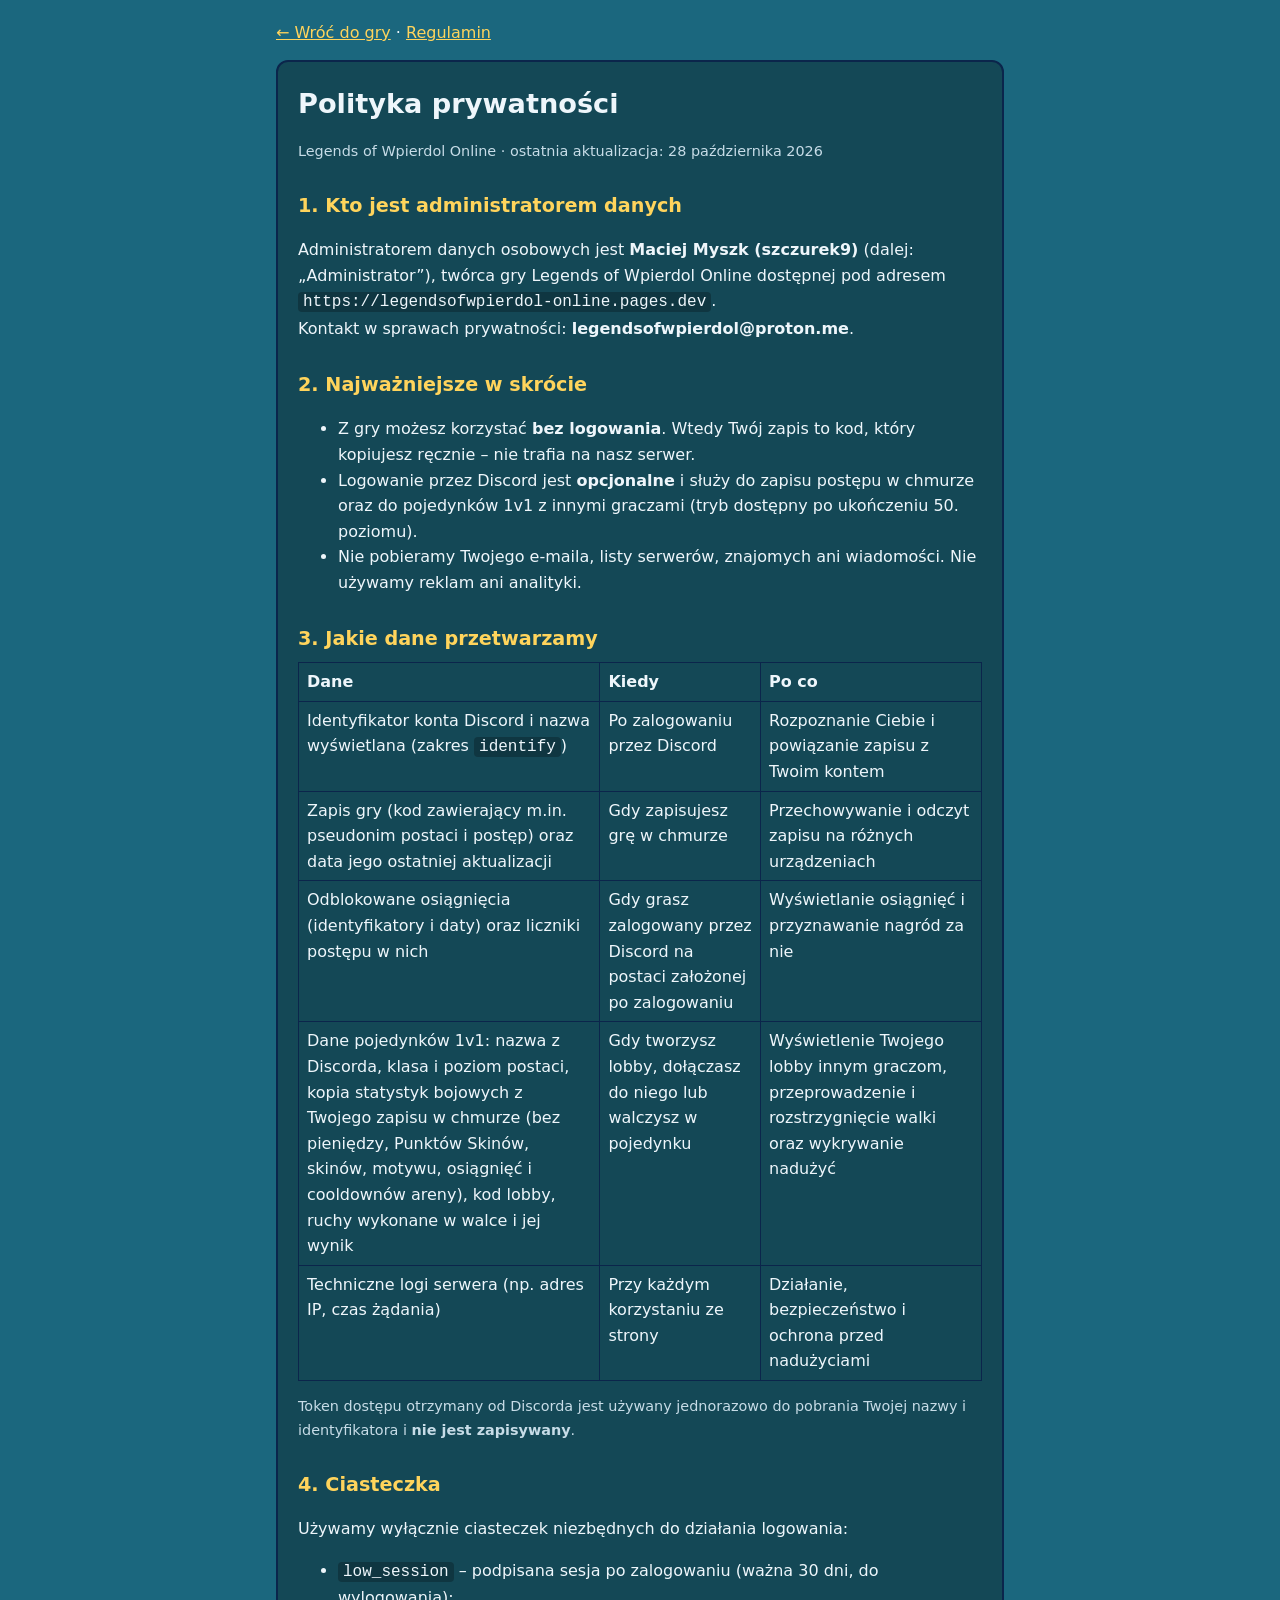
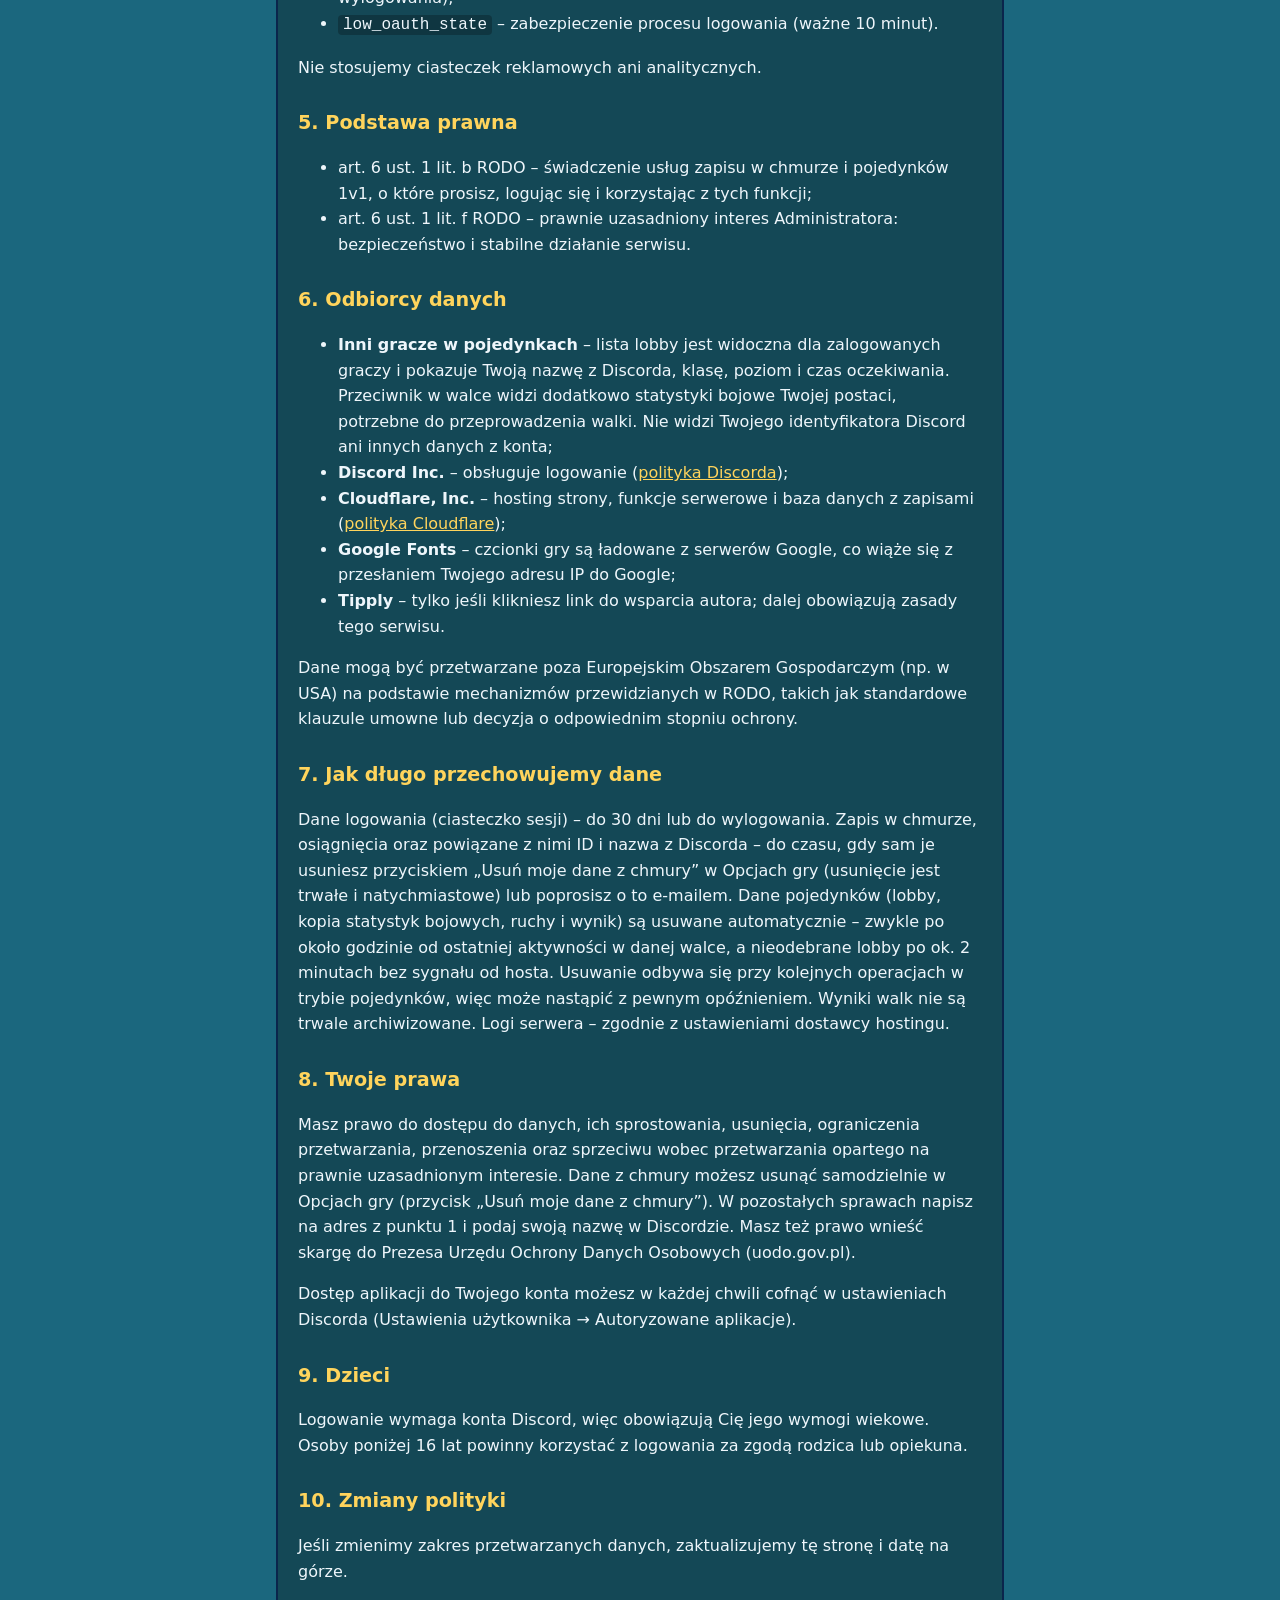
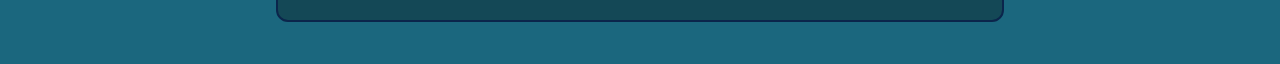
<file: privacy.html>
<!DOCTYPE html>
<html lang="pl">
<head>
<meta charset="UTF-8">
<meta name="viewport" content="width=device-width, initial-scale=1, viewport-fit=cover">
<title>Polityka prywatności – Legends of Wpierdol Online</title>
<meta name="robots" content="index,follow">
<style>
:root{--bg:#1b677e;--card:rgba(19,67,79,.85);--text:#eef6fb;--muted:#c7dce7;--accent:#ffd45c;--border:#0b254b;box-sizing:border-box;padding-top:env(safe-area-inset-top,0px);padding-bottom:env(safe-area-inset-bottom,0px)}
*{box-sizing:border-box}
body{margin:0;background:var(--bg);color:var(--text);font:16px/1.6 system-ui,-apple-system,"Segoe UI",Roboto,sans-serif}
main{max-width:760px;margin:0 auto;padding:20px 16px 48px}
.card{background:var(--card);border:2px solid var(--border);border-radius:12px;padding:20px}
h1{margin:0 0 4px;font-size:1.7rem}h2{margin:28px 0 8px;font-size:1.2rem;color:var(--accent)}
p,li{color:var(--text)}.muted{color:var(--muted);font-size:.9rem}
a{color:var(--accent)}code{background:rgba(0,0,0,.25);padding:1px 5px;border-radius:4px}
.table-wrap{overflow-x:auto}table{border-collapse:collapse;width:100%}th,td{border:1px solid var(--border);padding:6px 8px;text-align:left;vertical-align:top}
nav{margin-bottom:14px}
</style>
</head>
<body>
<main>
<nav><a href="/">← Wróć do gry</a> · <a href="/terms">Regulamin</a></nav>
<div class="card">
<h1>Polityka prywatności</h1>
<p class="muted">Legends of Wpierdol Online · ostatnia aktualizacja: 28 października 2026</p>

<h2>1. Kto jest administratorem danych</h2>
<p>Administratorem danych osobowych jest <strong>Maciej Myszk (szczurek9)</strong> (dalej: „Administrator”), twórca gry Legends of Wpierdol Online dostępnej pod adresem <code>https://legendsofwpierdol-online.pages.dev</code>.<br>
Kontakt w sprawach prywatności: <strong>legendsofwpierdol@proton.me</strong>.</p>

<h2>2. Najważniejsze w skrócie</h2>
<ul>
<li>Z gry możesz korzystać <strong>bez logowania</strong>. Wtedy Twój zapis to kod, który kopiujesz ręcznie – nie trafia na nasz serwer.</li>
<li>Logowanie przez Discord jest <strong>opcjonalne</strong> i służy do zapisu postępu w chmurze oraz do pojedynków 1v1 z innymi graczami (tryb dostępny po ukończeniu 50. poziomu).</li>
<li>Nie pobieramy Twojego e-maila, listy serwerów, znajomych ani wiadomości. Nie używamy reklam ani analityki.</li>
</ul>

<h2>3. Jakie dane przetwarzamy</h2>
<div class="table-wrap"><table>
<tr><th>Dane</th><th>Kiedy</th><th>Po co</th></tr>
<tr><td>Identyfikator konta Discord i nazwa wyświetlana (zakres <code>identify</code>)</td><td>Po zalogowaniu przez Discord</td><td>Rozpoznanie Ciebie i powiązanie zapisu z Twoim kontem</td></tr>
<tr><td>Zapis gry (kod zawierający m.in. pseudonim postaci i postęp) oraz data jego ostatniej aktualizacji</td><td>Gdy zapisujesz grę w chmurze</td><td>Przechowywanie i odczyt zapisu na różnych urządzeniach</td></tr>
<tr><td>Odblokowane osiągnięcia (identyfikatory i daty) oraz liczniki postępu w nich</td><td>Gdy grasz zalogowany przez Discord na postaci założonej po zalogowaniu</td><td>Wyświetlanie osiągnięć i przyznawanie nagród za nie</td></tr>
<tr><td>Dane pojedynków 1v1: nazwa z Discorda, klasa i poziom postaci, kopia statystyk bojowych z Twojego zapisu w chmurze (bez pieniędzy, Punktów Skinów, skinów, motywu, osiągnięć i cooldownów areny), kod lobby, ruchy wykonane w walce i jej wynik</td><td>Gdy tworzysz lobby, dołączasz do niego lub walczysz w pojedynku</td><td>Wyświetlenie Twojego lobby innym graczom, przeprowadzenie i rozstrzygnięcie walki oraz wykrywanie nadużyć</td></tr>
<tr><td>Techniczne logi serwera (np. adres IP, czas żądania)</td><td>Przy każdym korzystaniu ze strony</td><td>Działanie, bezpieczeństwo i ochrona przed nadużyciami</td></tr>
</table></div>
<p class="muted">Token dostępu otrzymany od Discorda jest używany jednorazowo do pobrania Twojej nazwy i identyfikatora i <strong>nie jest zapisywany</strong>.</p>

<h2>4. Ciasteczka</h2>
<p>Używamy wyłącznie ciasteczek niezbędnych do działania logowania:</p>
<ul>
<li><code>low_session</code> – podpisana sesja po zalogowaniu (ważna 30 dni, do wylogowania);</li>
<li><code>low_oauth_state</code> – zabezpieczenie procesu logowania (ważne 10 minut).</li>
</ul>
<p>Nie stosujemy ciasteczek reklamowych ani analitycznych.</p>

<h2>5. Podstawa prawna</h2>
<ul>
<li>art. 6 ust. 1 lit. b RODO – świadczenie usług zapisu w chmurze i pojedynków 1v1, o które prosisz, logując się i korzystając z tych funkcji;</li>
<li>art. 6 ust. 1 lit. f RODO – prawnie uzasadniony interes Administratora: bezpieczeństwo i stabilne działanie serwisu.</li>
</ul>

<h2>6. Odbiorcy danych</h2>
<ul>
<li><strong>Inni gracze w pojedynkach</strong> – lista lobby jest widoczna dla zalogowanych graczy i pokazuje Twoją nazwę z Discorda, klasę, poziom i czas oczekiwania. Przeciwnik w walce widzi dodatkowo statystyki bojowe Twojej postaci, potrzebne do przeprowadzenia walki. Nie widzi Twojego identyfikatora Discord ani innych danych z konta;</li>
<li><strong>Discord Inc.</strong> – obsługuje logowanie (<a href="https://discord.com/privacy" target="_blank" rel="noopener noreferrer">polityka Discorda</a>);</li>
<li><strong>Cloudflare, Inc.</strong> – hosting strony, funkcje serwerowe i baza danych z zapisami (<a href="https://www.cloudflare.com/privacypolicy/" target="_blank" rel="noopener noreferrer">polityka Cloudflare</a>);</li>
<li><strong>Google Fonts</strong> – czcionki gry są ładowane z serwerów Google, co wiąże się z przesłaniem Twojego adresu IP do Google;</li>
<li><strong>Tipply</strong> – tylko jeśli klikniesz link do wsparcia autora; dalej obowiązują zasady tego serwisu.</li>
</ul>
<p>Dane mogą być przetwarzane poza Europejskim Obszarem Gospodarczym (np. w USA) na podstawie mechanizmów przewidzianych w RODO, takich jak standardowe klauzule umowne lub decyzja o odpowiednim stopniu ochrony.</p>

<h2>7. Jak długo przechowujemy dane</h2>
<p>Dane logowania (ciasteczko sesji) – do 30 dni lub do wylogowania. Zapis w chmurze, osiągnięcia oraz powiązane z nimi ID i nazwa z Discorda – do czasu, gdy sam je usuniesz przyciskiem „Usuń moje dane z chmury” w Opcjach gry (usunięcie jest trwałe i natychmiastowe) lub poprosisz o to e-mailem. Dane pojedynków (lobby, kopia statystyk bojowych, ruchy i wynik) są usuwane automatycznie – zwykle po około godzinie od ostatniej aktywności w danej walce, a nieodebrane lobby po ok. 2 minutach bez sygnału od hosta. Usuwanie odbywa się przy kolejnych operacjach w trybie pojedynków, więc może nastąpić z pewnym opóźnieniem. Wyniki walk nie są trwale archiwizowane. Logi serwera – zgodnie z ustawieniami dostawcy hostingu.</p>

<h2>8. Twoje prawa</h2>
<p>Masz prawo do dostępu do danych, ich sprostowania, usunięcia, ograniczenia przetwarzania, przenoszenia oraz sprzeciwu wobec przetwarzania opartego na prawnie uzasadnionym interesie. Dane z chmury możesz usunąć samodzielnie w Opcjach gry (przycisk „Usuń moje dane z chmury”). W pozostałych sprawach napisz na adres z punktu 1 i podaj swoją nazwę w Discordzie. Masz też prawo wnieść skargę do Prezesa Urzędu Ochrony Danych Osobowych (uodo.gov.pl).</p>
<p>Dostęp aplikacji do Twojego konta możesz w każdej chwili cofnąć w ustawieniach Discorda (Ustawienia użytkownika → Autoryzowane aplikacje).</p>

<h2>9. Dzieci</h2>
<p>Logowanie wymaga konta Discord, więc obowiązują Cię jego wymogi wiekowe. Osoby poniżej 16 lat powinny korzystać z logowania za zgodą rodzica lub opiekuna.</p>

<h2>10. Zmiany polityki</h2>
<p>Jeśli zmienimy zakres przetwarzanych danych, zaktualizujemy tę stronę i datę na górze.</p>
</div>
</main>
</body>
</html>
</file>
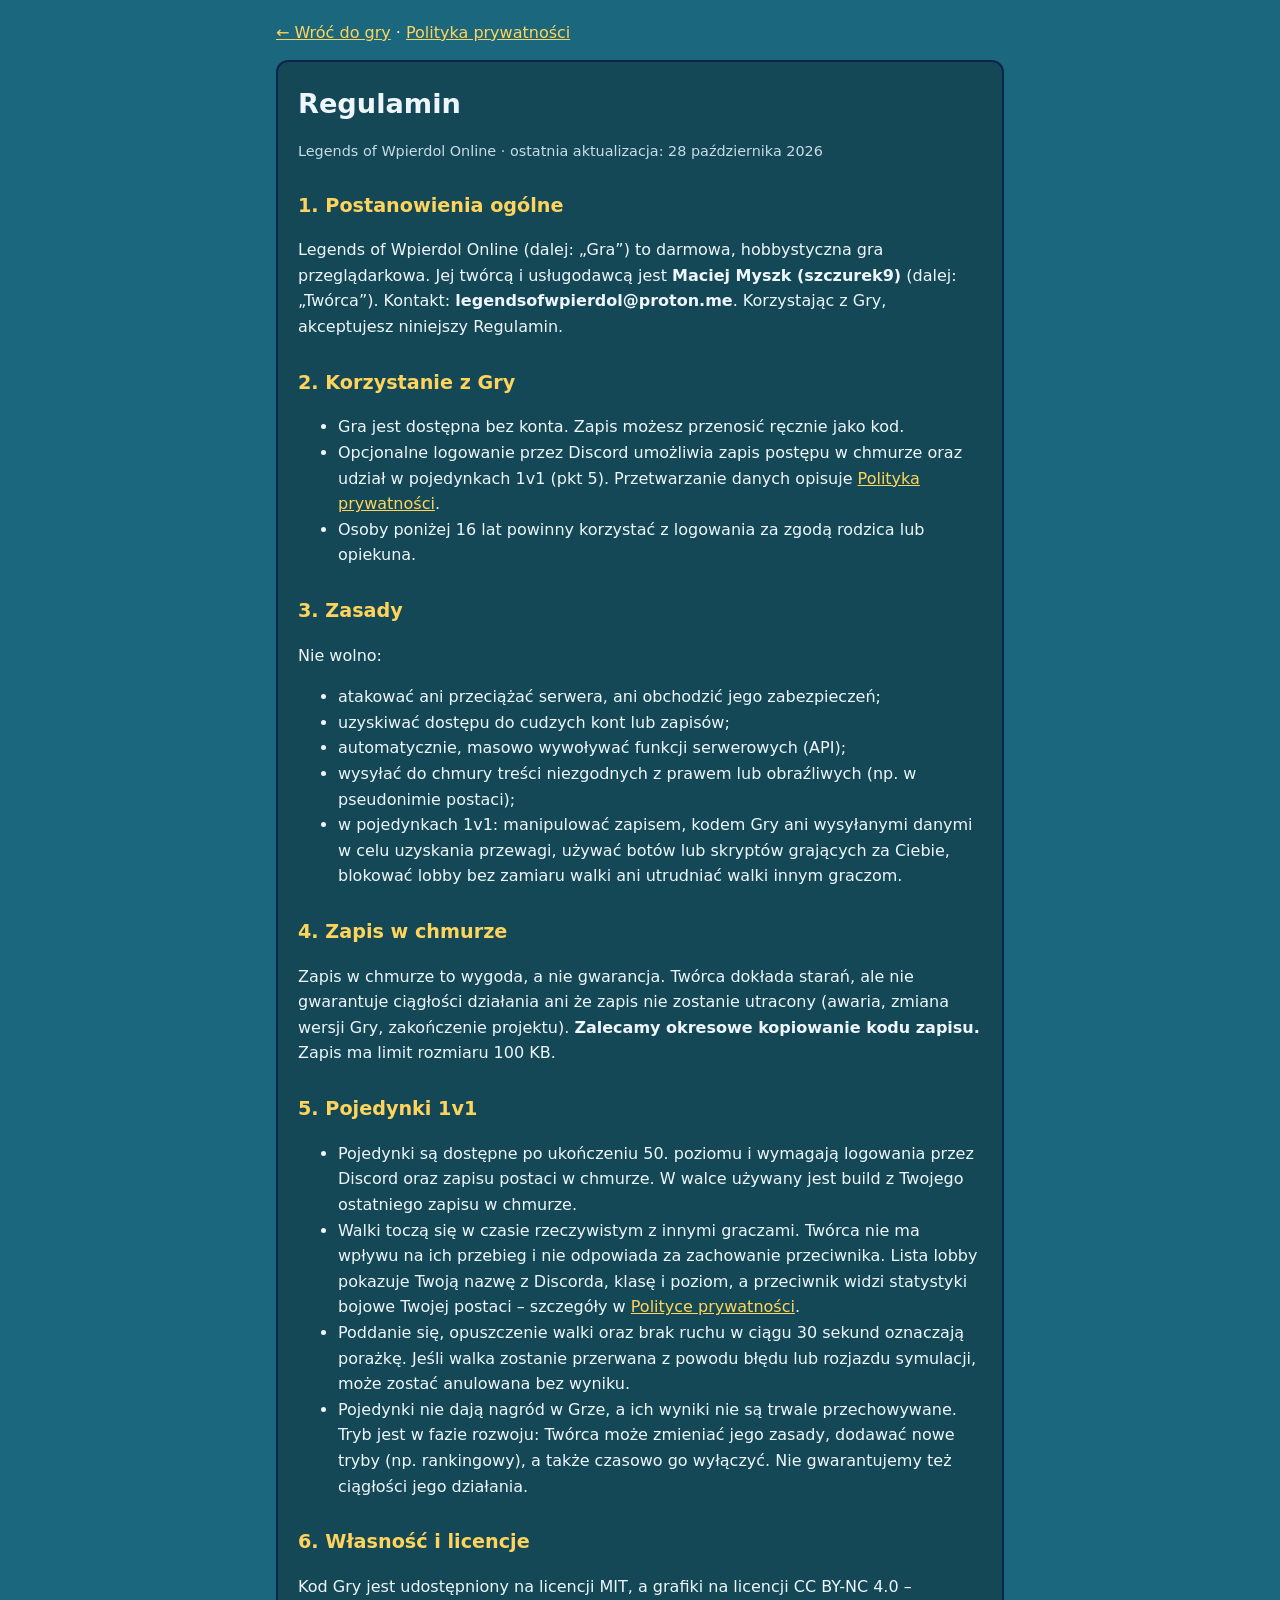
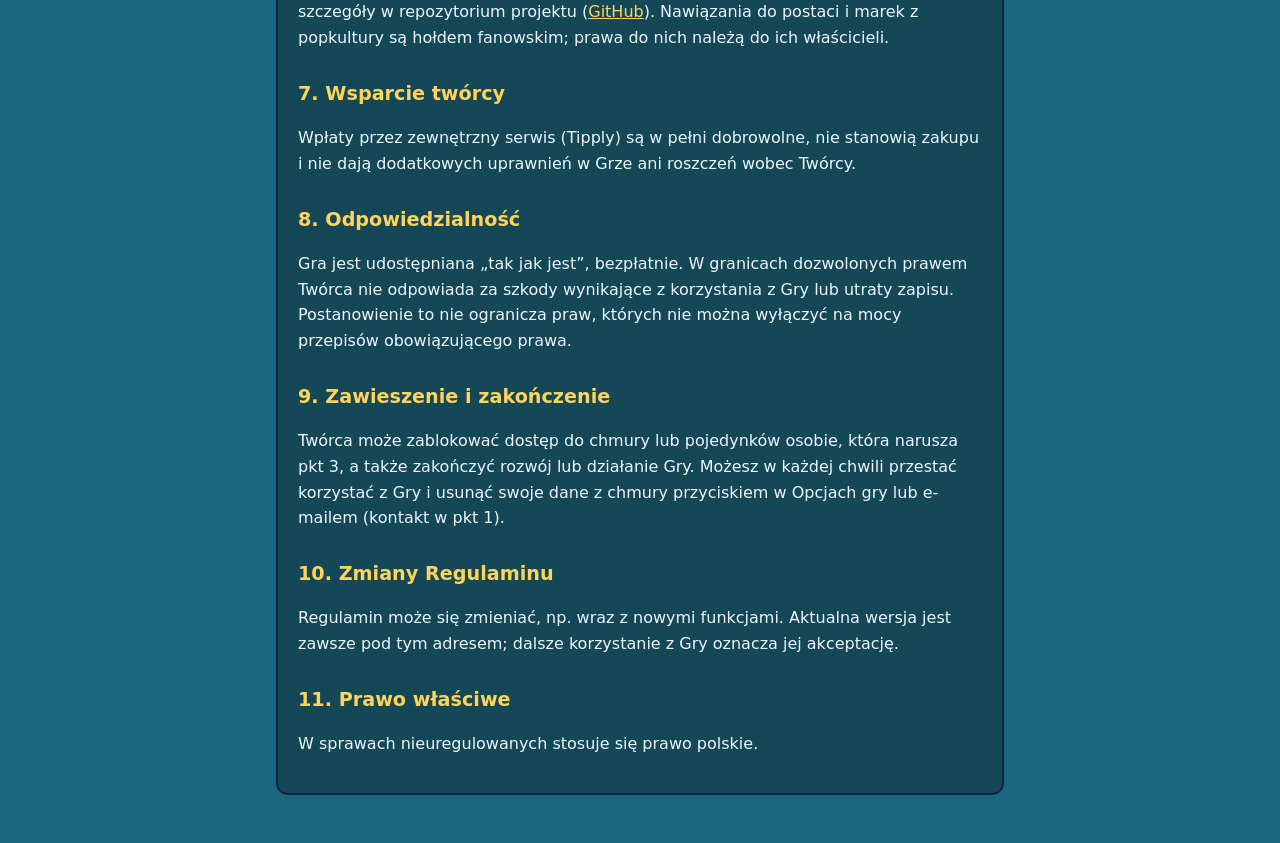
<file: terms.html>
<!DOCTYPE html>
<html lang="pl">
<head>
<meta charset="UTF-8">
<meta name="viewport" content="width=device-width, initial-scale=1, viewport-fit=cover">
<title>Regulamin – Legends of Wpierdol Online</title>
<meta name="robots" content="index,follow">
<style>
:root{--bg:#1b677e;--card:rgba(19,67,79,.85);--text:#eef6fb;--muted:#c7dce7;--accent:#ffd45c;--border:#0b254b;box-sizing:border-box;padding-top:env(safe-area-inset-top,0px);padding-bottom:env(safe-area-inset-bottom,0px)}
*{box-sizing:border-box}
body{margin:0;background:var(--bg);color:var(--text);font:16px/1.6 system-ui,-apple-system,"Segoe UI",Roboto,sans-serif}
main{max-width:760px;margin:0 auto;padding:20px 16px 48px}
.card{background:var(--card);border:2px solid var(--border);border-radius:12px;padding:20px}
h1{margin:0 0 4px;font-size:1.7rem}h2{margin:28px 0 8px;font-size:1.2rem;color:var(--accent)}
p,li{color:var(--text)}.muted{color:var(--muted);font-size:.9rem}
a{color:var(--accent)}code{background:rgba(0,0,0,.25);padding:1px 5px;border-radius:4px}
.table-wrap{overflow-x:auto}table{border-collapse:collapse;width:100%}th,td{border:1px solid var(--border);padding:6px 8px;text-align:left;vertical-align:top}
nav{margin-bottom:14px}
</style>
</head>
<body>
<main>
<nav><a href="/">← Wróć do gry</a> · <a href="/privacy">Polityka prywatności</a></nav>
<div class="card">
<h1>Regulamin</h1>
<p class="muted">Legends of Wpierdol Online · ostatnia aktualizacja: 28 października 2026</p>

<h2>1. Postanowienia ogólne</h2>
<p>Legends of Wpierdol Online (dalej: „Gra”) to darmowa, hobbystyczna gra przeglądarkowa. Jej twórcą i usługodawcą jest <strong>Maciej Myszk (szczurek9)</strong> (dalej: „Twórca”). Kontakt: <strong>legendsofwpierdol@proton.me</strong>. Korzystając z Gry, akceptujesz niniejszy Regulamin.</p>

<h2>2. Korzystanie z Gry</h2>
<ul>
<li>Gra jest dostępna bez konta. Zapis możesz przenosić ręcznie jako kod.</li>
<li>Opcjonalne logowanie przez Discord umożliwia zapis postępu w chmurze oraz udział w pojedynkach 1v1 (pkt 5). Przetwarzanie danych opisuje <a href="/privacy">Polityka prywatności</a>.</li>
<li>Osoby poniżej 16 lat powinny korzystać z logowania za zgodą rodzica lub opiekuna.</li>
</ul>

<h2>3. Zasady</h2>
<p>Nie wolno:</p>
<ul>
<li>atakować ani przeciążać serwera, ani obchodzić jego zabezpieczeń;</li>
<li>uzyskiwać dostępu do cudzych kont lub zapisów;</li>
<li>automatycznie, masowo wywoływać funkcji serwerowych (API);</li>
<li>wysyłać do chmury treści niezgodnych z prawem lub obraźliwych (np. w pseudonimie postaci);</li>
<li>w pojedynkach 1v1: manipulować zapisem, kodem Gry ani wysyłanymi danymi w celu uzyskania przewagi, używać botów lub skryptów grających za Ciebie, blokować lobby bez zamiaru walki ani utrudniać walki innym graczom.</li>
</ul>

<h2>4. Zapis w chmurze</h2>
<p>Zapis w chmurze to wygoda, a nie gwarancja. Twórca dokłada starań, ale nie gwarantuje ciągłości działania ani że zapis nie zostanie utracony (awaria, zmiana wersji Gry, zakończenie projektu). <strong>Zalecamy okresowe kopiowanie kodu zapisu.</strong> Zapis ma limit rozmiaru 100 KB.</p>

<h2>5. Pojedynki 1v1</h2>
<ul>
<li>Pojedynki są dostępne po ukończeniu 50. poziomu i wymagają logowania przez Discord oraz zapisu postaci w chmurze. W walce używany jest build z Twojego ostatniego zapisu w chmurze.</li>
<li>Walki toczą się w czasie rzeczywistym z innymi graczami. Twórca nie ma wpływu na ich przebieg i nie odpowiada za zachowanie przeciwnika. Lista lobby pokazuje Twoją nazwę z Discorda, klasę i poziom, a przeciwnik widzi statystyki bojowe Twojej postaci – szczegóły w <a href="/privacy">Polityce prywatności</a>.</li>
<li>Poddanie się, opuszczenie walki oraz brak ruchu w ciągu 30 sekund oznaczają porażkę. Jeśli walka zostanie przerwana z powodu błędu lub rozjazdu symulacji, może zostać anulowana bez wyniku.</li>
<li>Pojedynki nie dają nagród w Grze, a ich wyniki nie są trwale przechowywane. Tryb jest w fazie rozwoju: Twórca może zmieniać jego zasady, dodawać nowe tryby (np. rankingowy), a także czasowo go wyłączyć. Nie gwarantujemy też ciągłości jego działania.</li>
</ul>

<h2>6. Własność i licencje</h2>
<p>Kod Gry jest udostępniony na licencji MIT, a grafiki na licencji CC BY-NC 4.0 – szczegóły w repozytorium projektu (<a href="https://github.com/szczurek9" target="_blank" rel="noopener noreferrer">GitHub</a>). Nawiązania do postaci i marek z popkultury są hołdem fanowskim; prawa do nich należą do ich właścicieli.</p>

<h2>7. Wsparcie twórcy</h2>
<p>Wpłaty przez zewnętrzny serwis (Tipply) są w pełni dobrowolne, nie stanowią zakupu i nie dają dodatkowych uprawnień w Grze ani roszczeń wobec Twórcy.</p>

<h2>8. Odpowiedzialność</h2>
<p>Gra jest udostępniana „tak jak jest”, bezpłatnie. W granicach dozwolonych prawem Twórca nie odpowiada za szkody wynikające z korzystania z Gry lub utraty zapisu. Postanowienie to nie ogranicza praw, których nie można wyłączyć na mocy przepisów obowiązującego prawa.</p>

<h2>9. Zawieszenie i zakończenie</h2>
<p>Twórca może zablokować dostęp do chmury lub pojedynków osobie, która narusza pkt 3, a także zakończyć rozwój lub działanie Gry. Możesz w każdej chwili przestać korzystać z Gry i usunąć swoje dane z chmury przyciskiem w Opcjach gry lub e-mailem (kontakt w pkt 1).</p>

<h2>10. Zmiany Regulaminu</h2>
<p>Regulamin może się zmieniać, np. wraz z nowymi funkcjami. Aktualna wersja jest zawsze pod tym adresem; dalsze korzystanie z Gry oznacza jej akceptację.</p>

<h2>11. Prawo właściwe</h2>
<p>W sprawach nieuregulowanych stosuje się prawo polskie.</p>
</div>
</main>
</body>
</html>
</file>
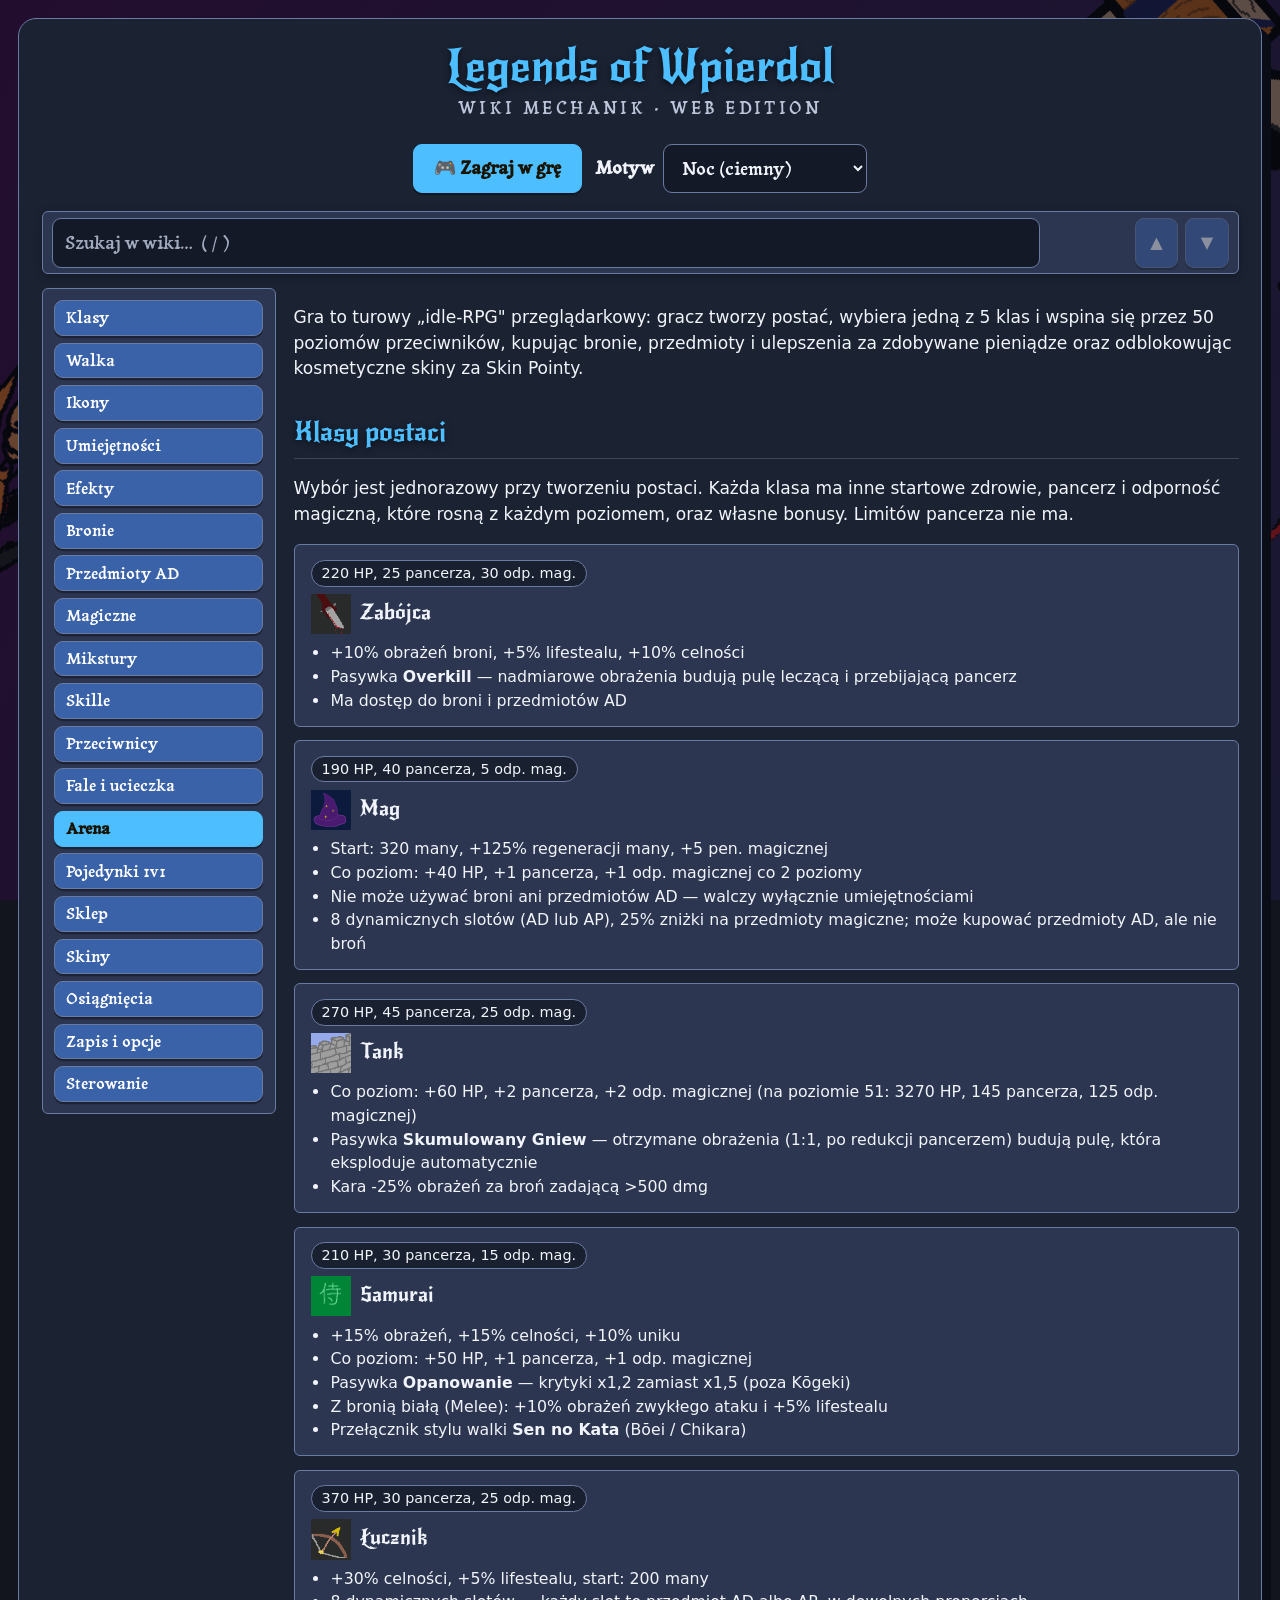
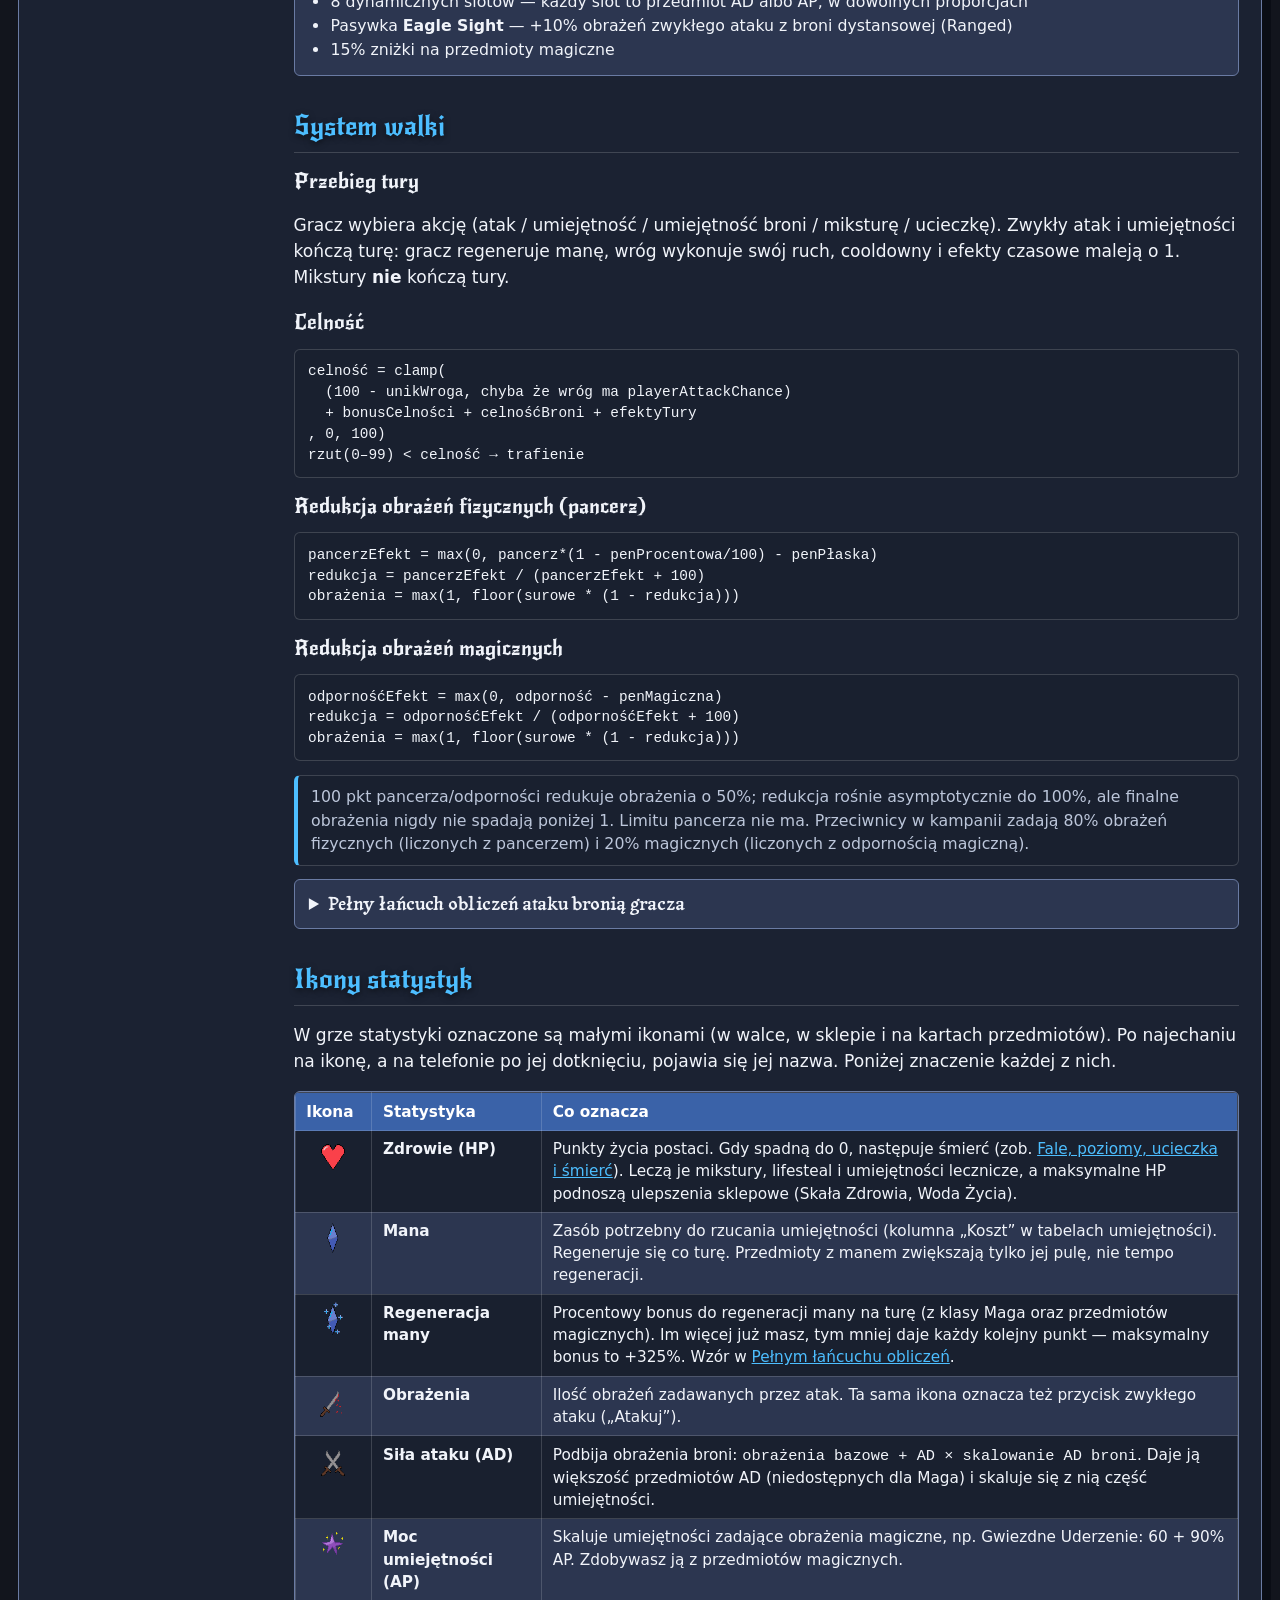
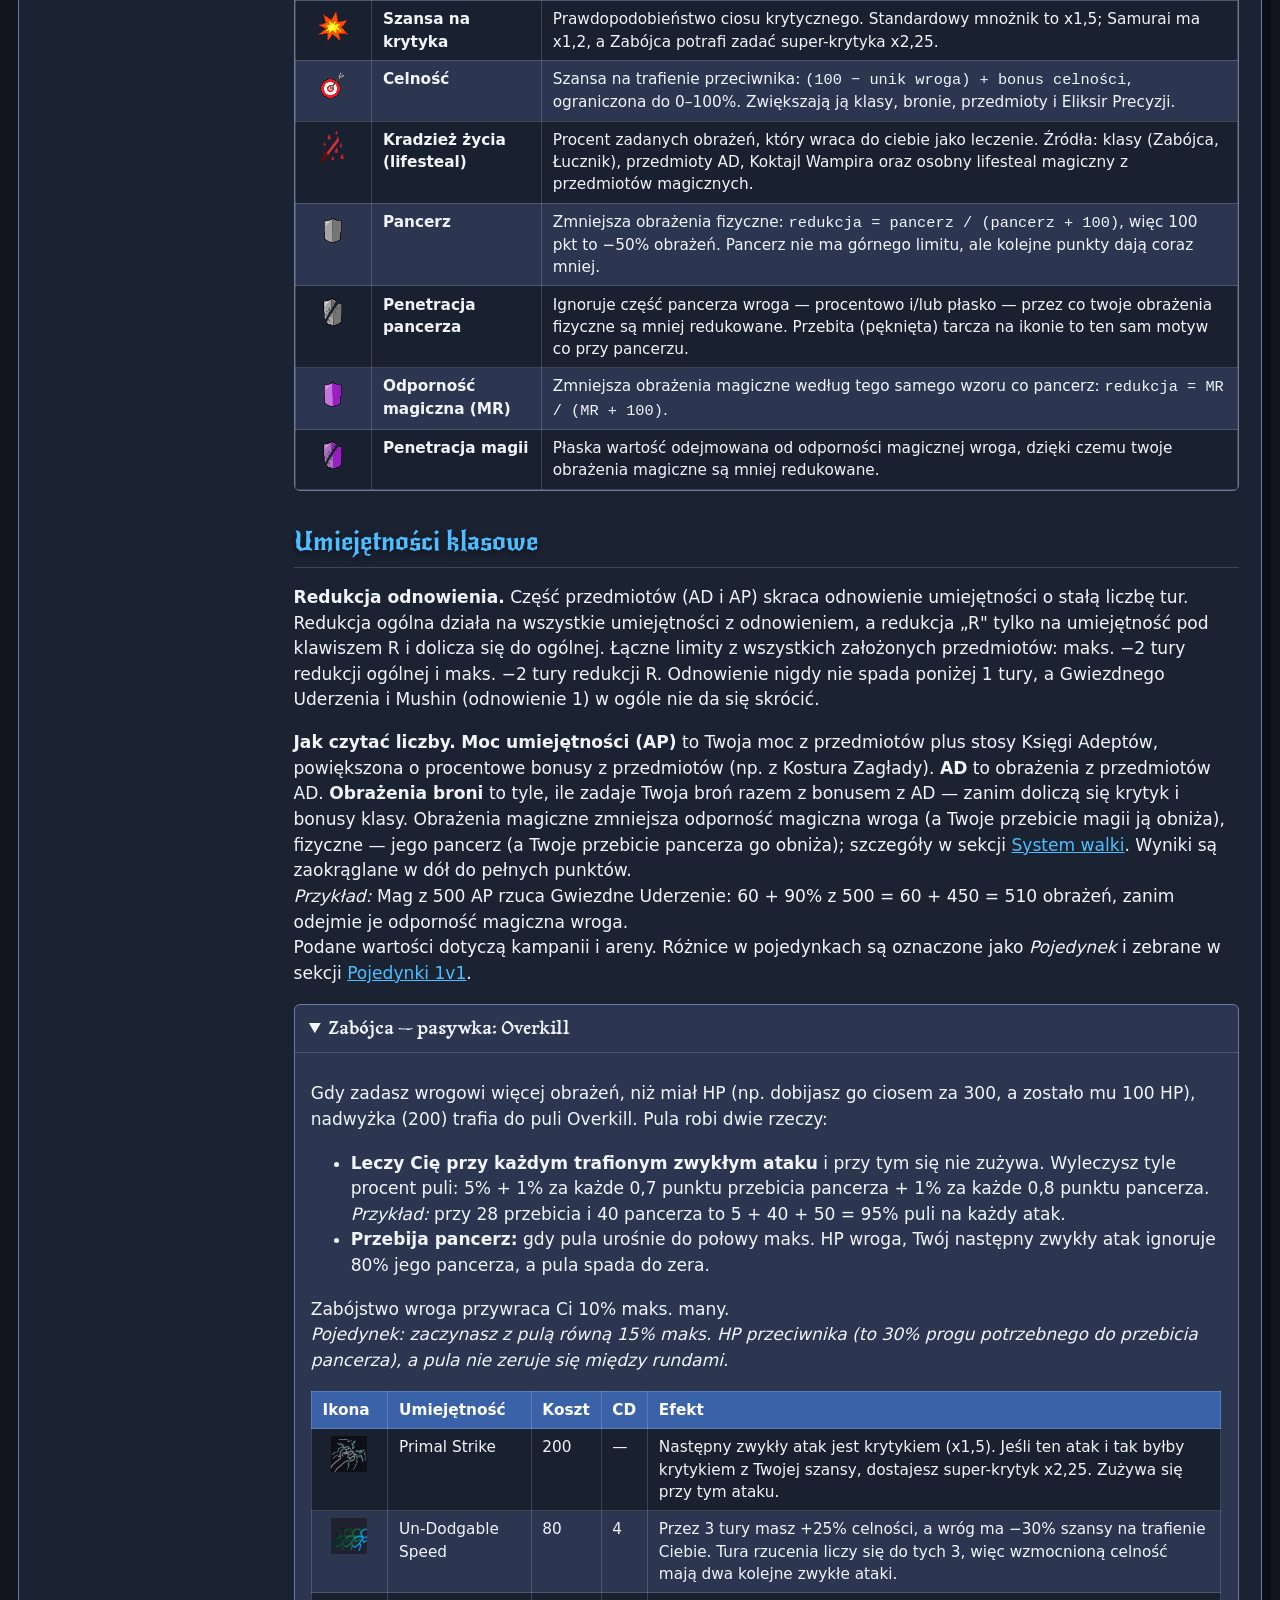
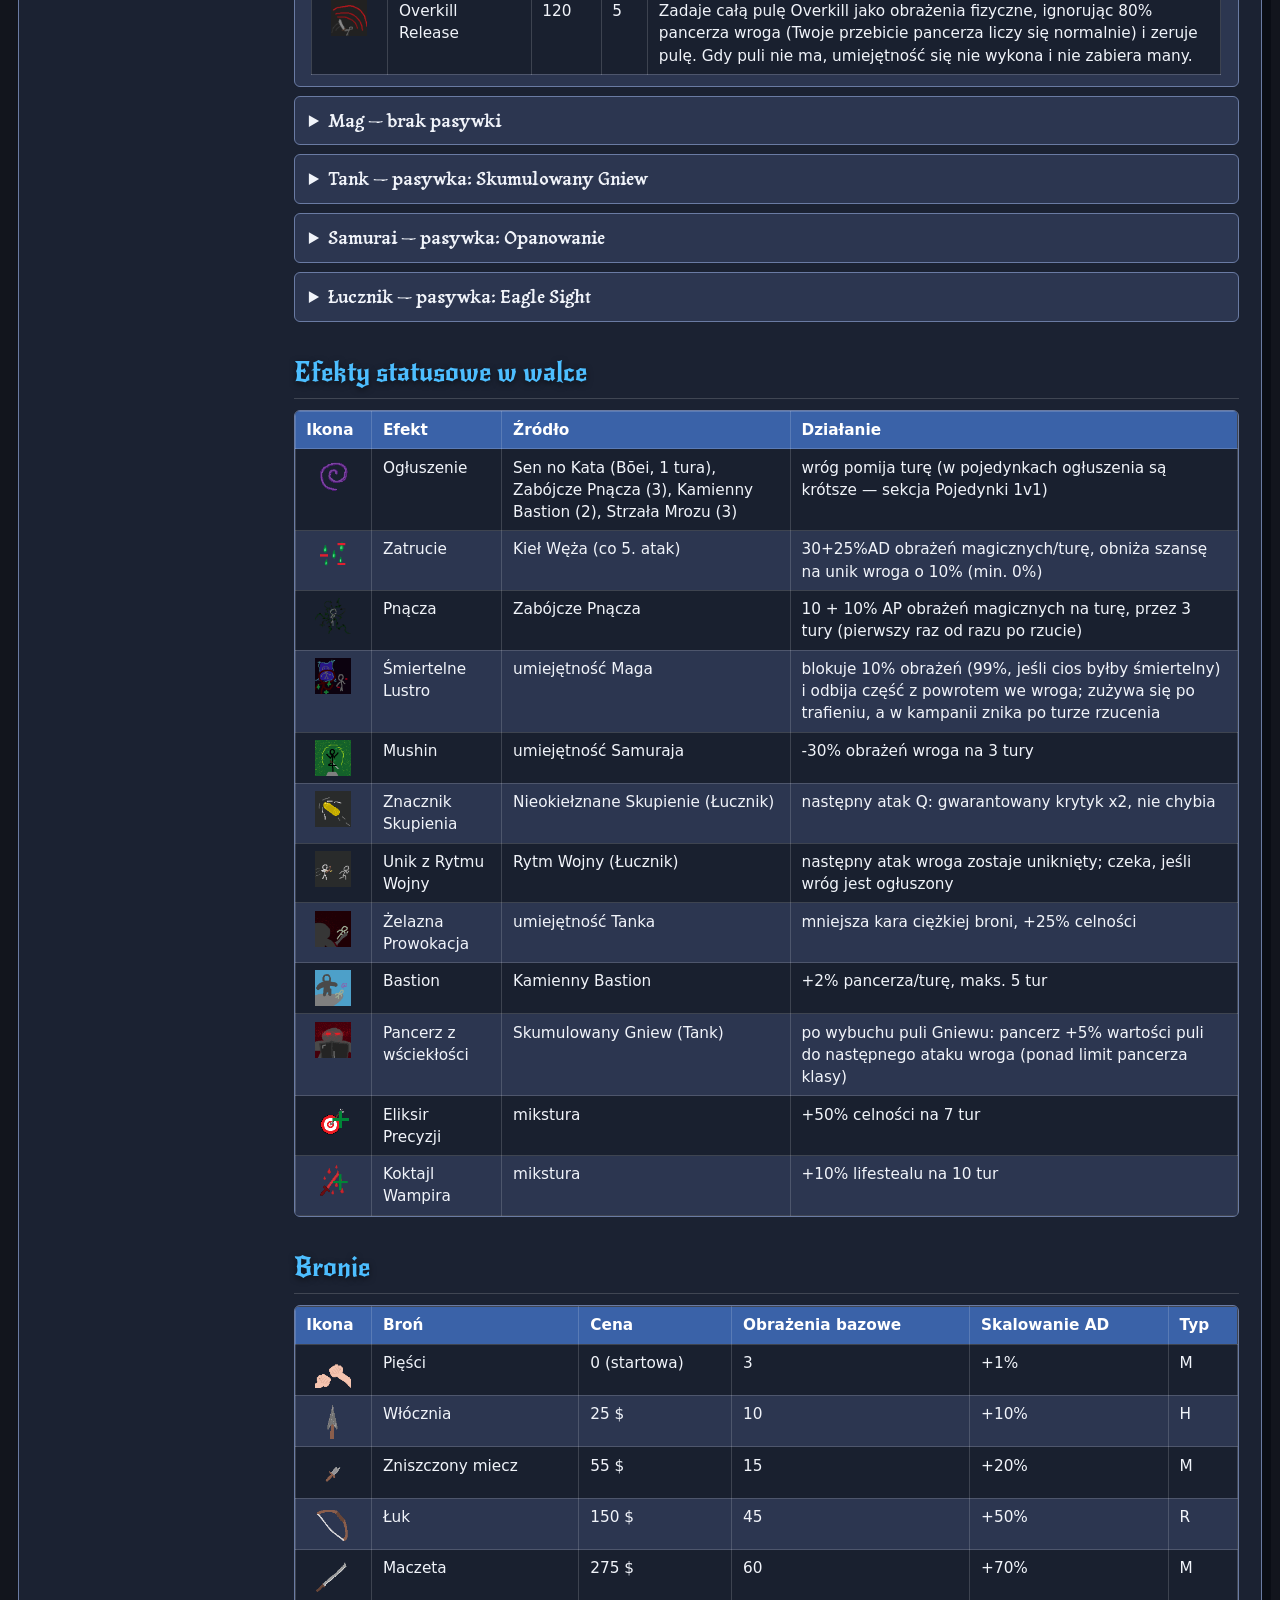
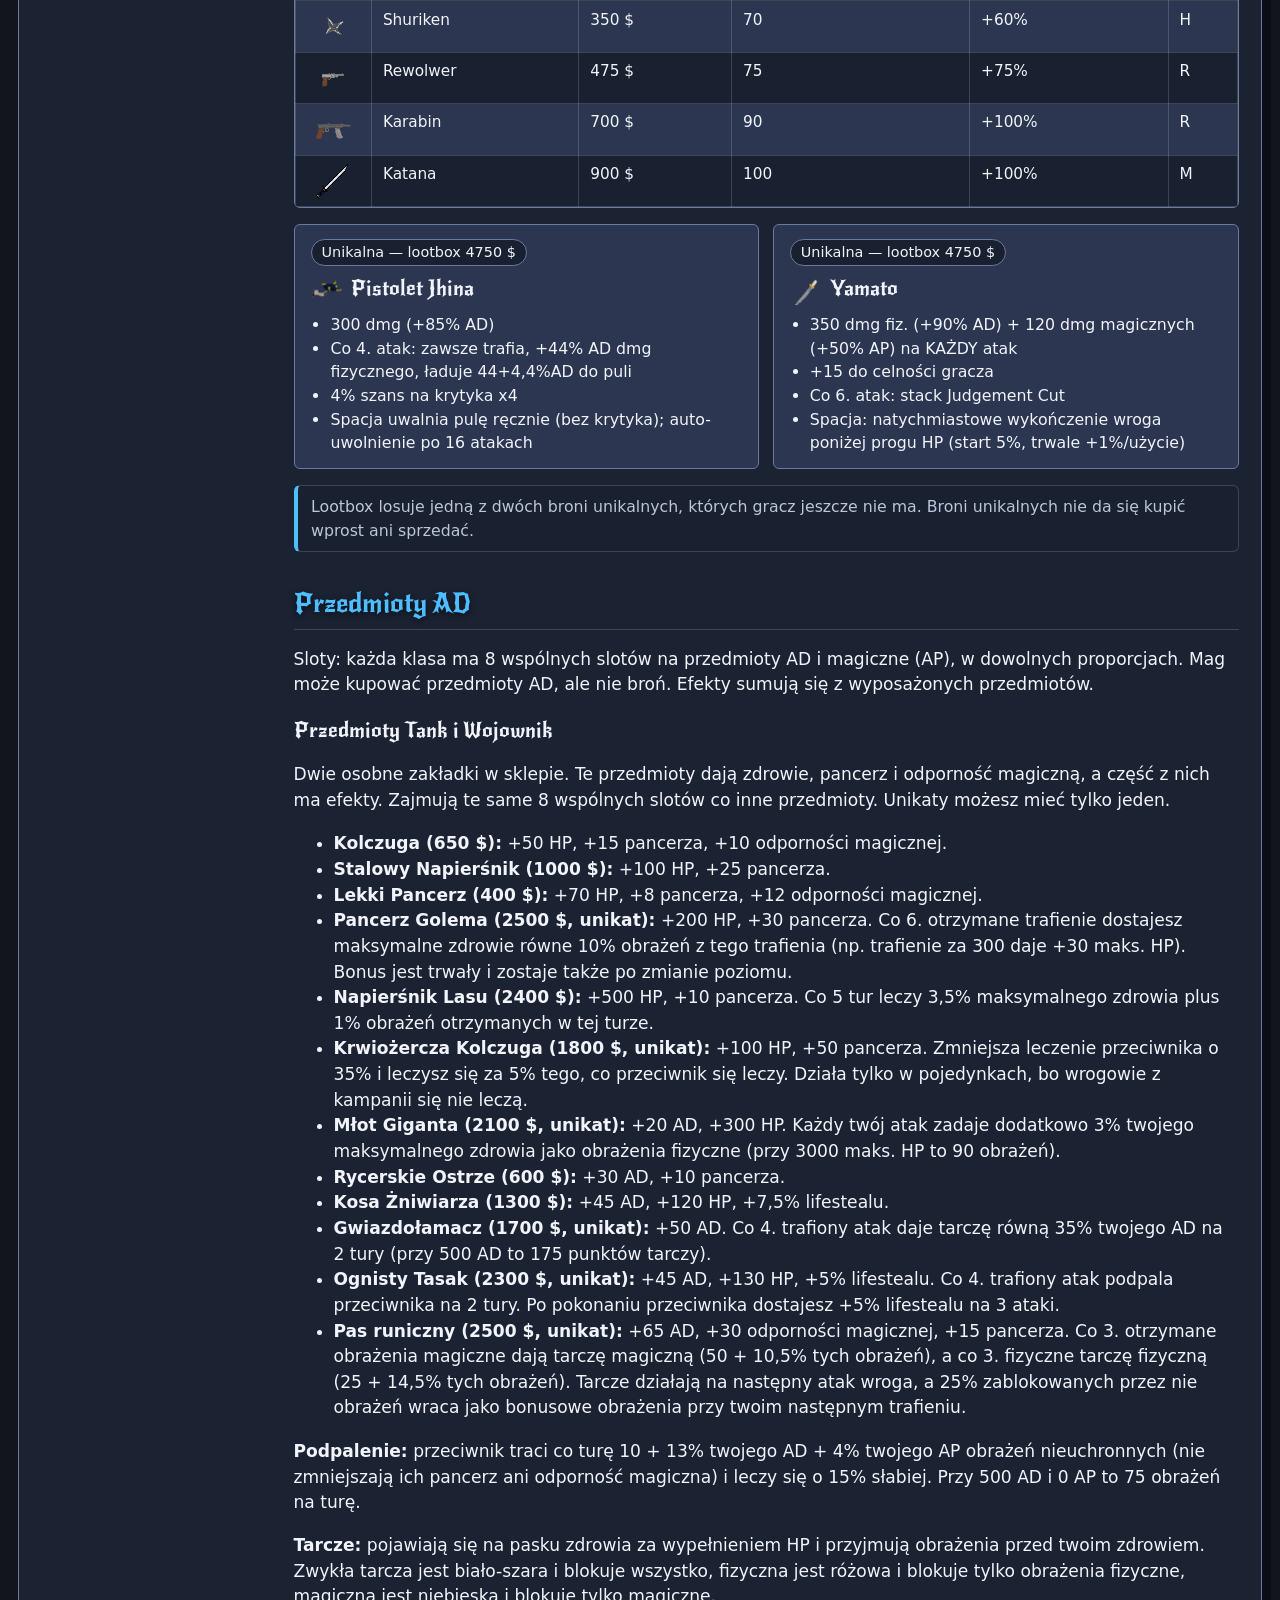
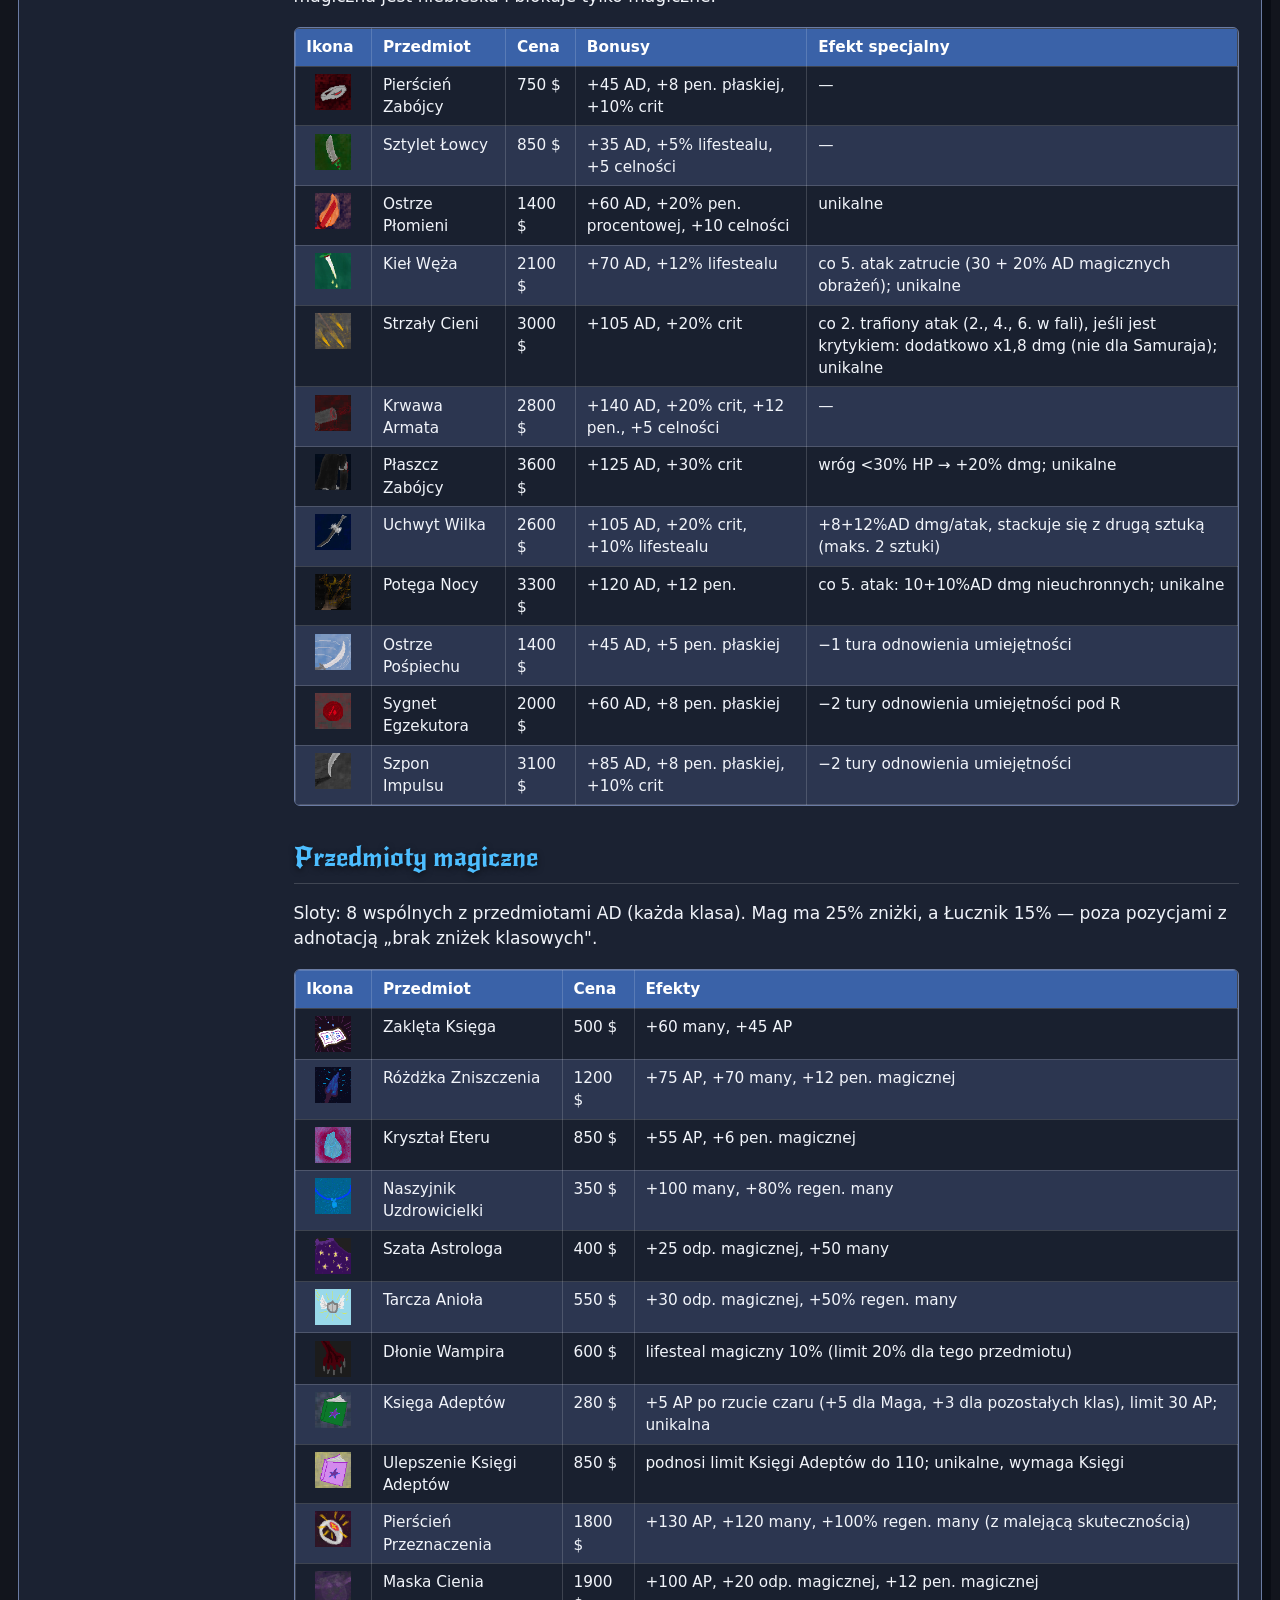
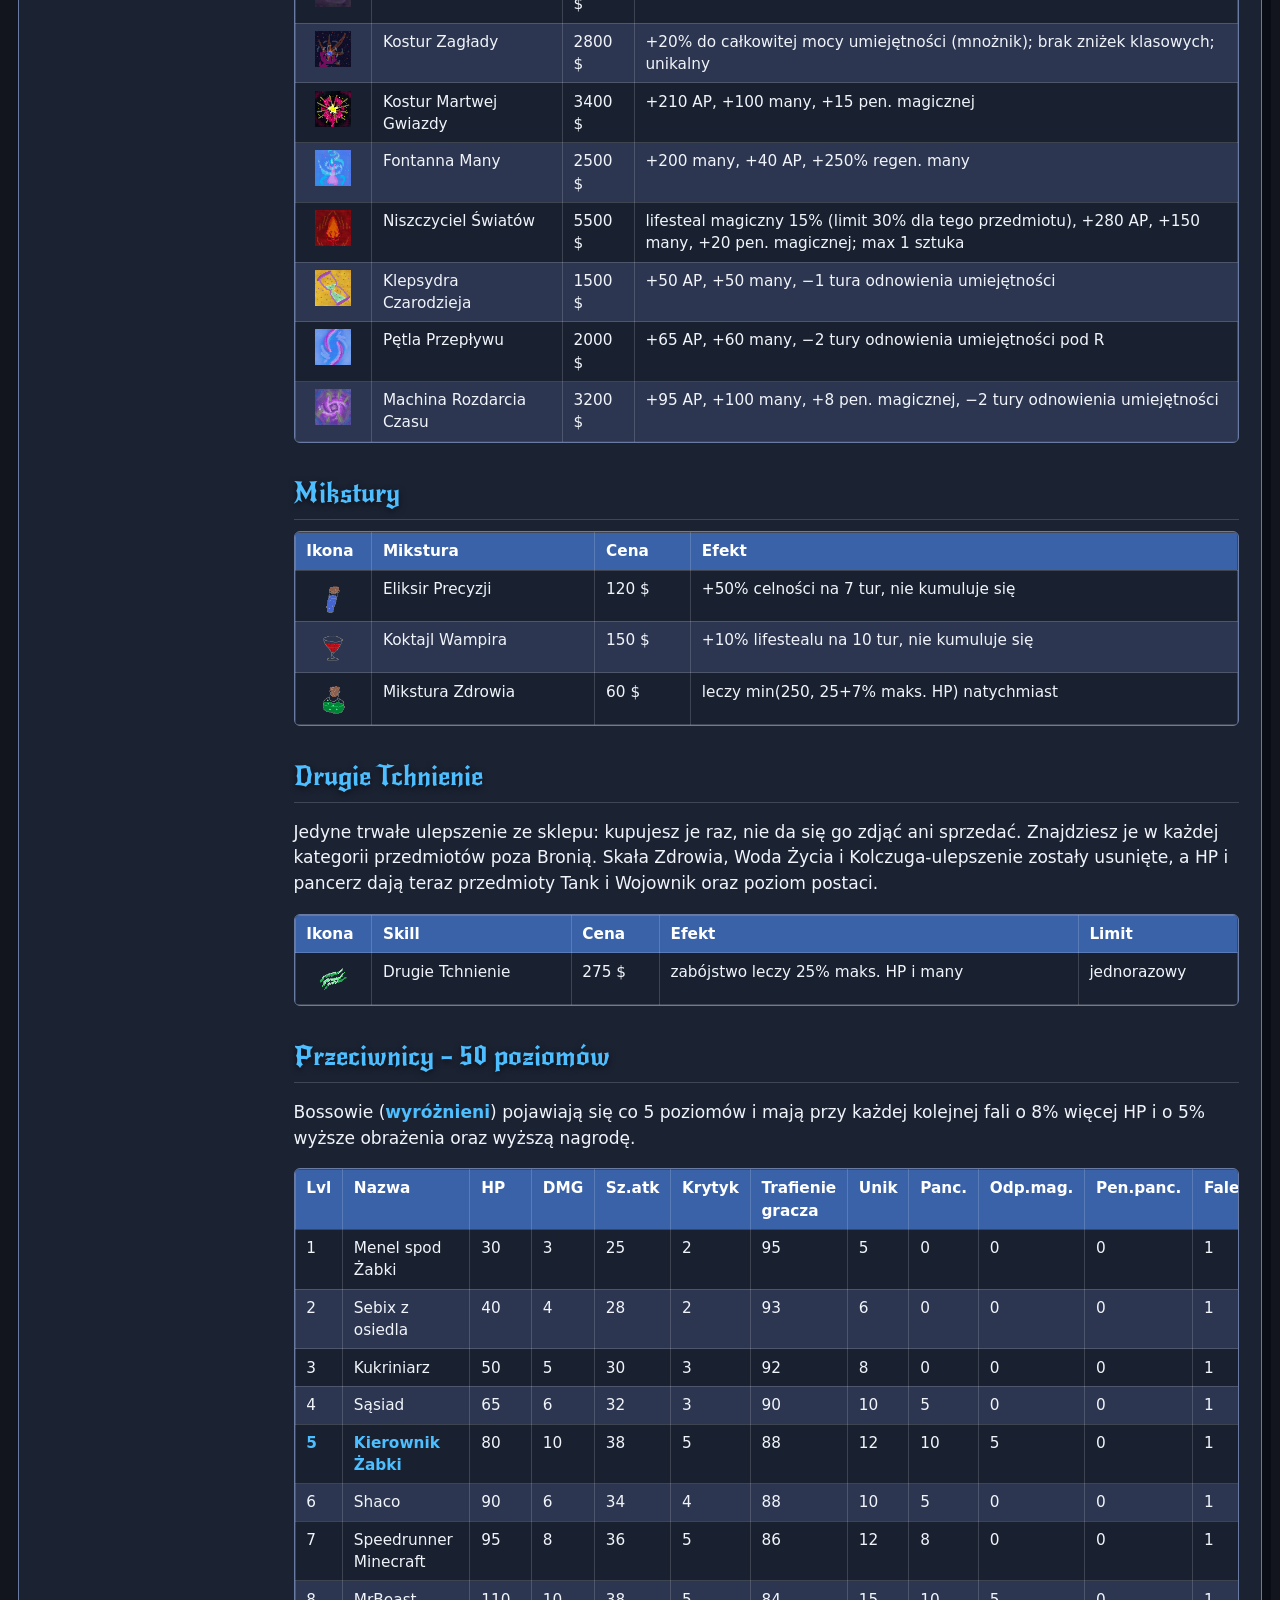
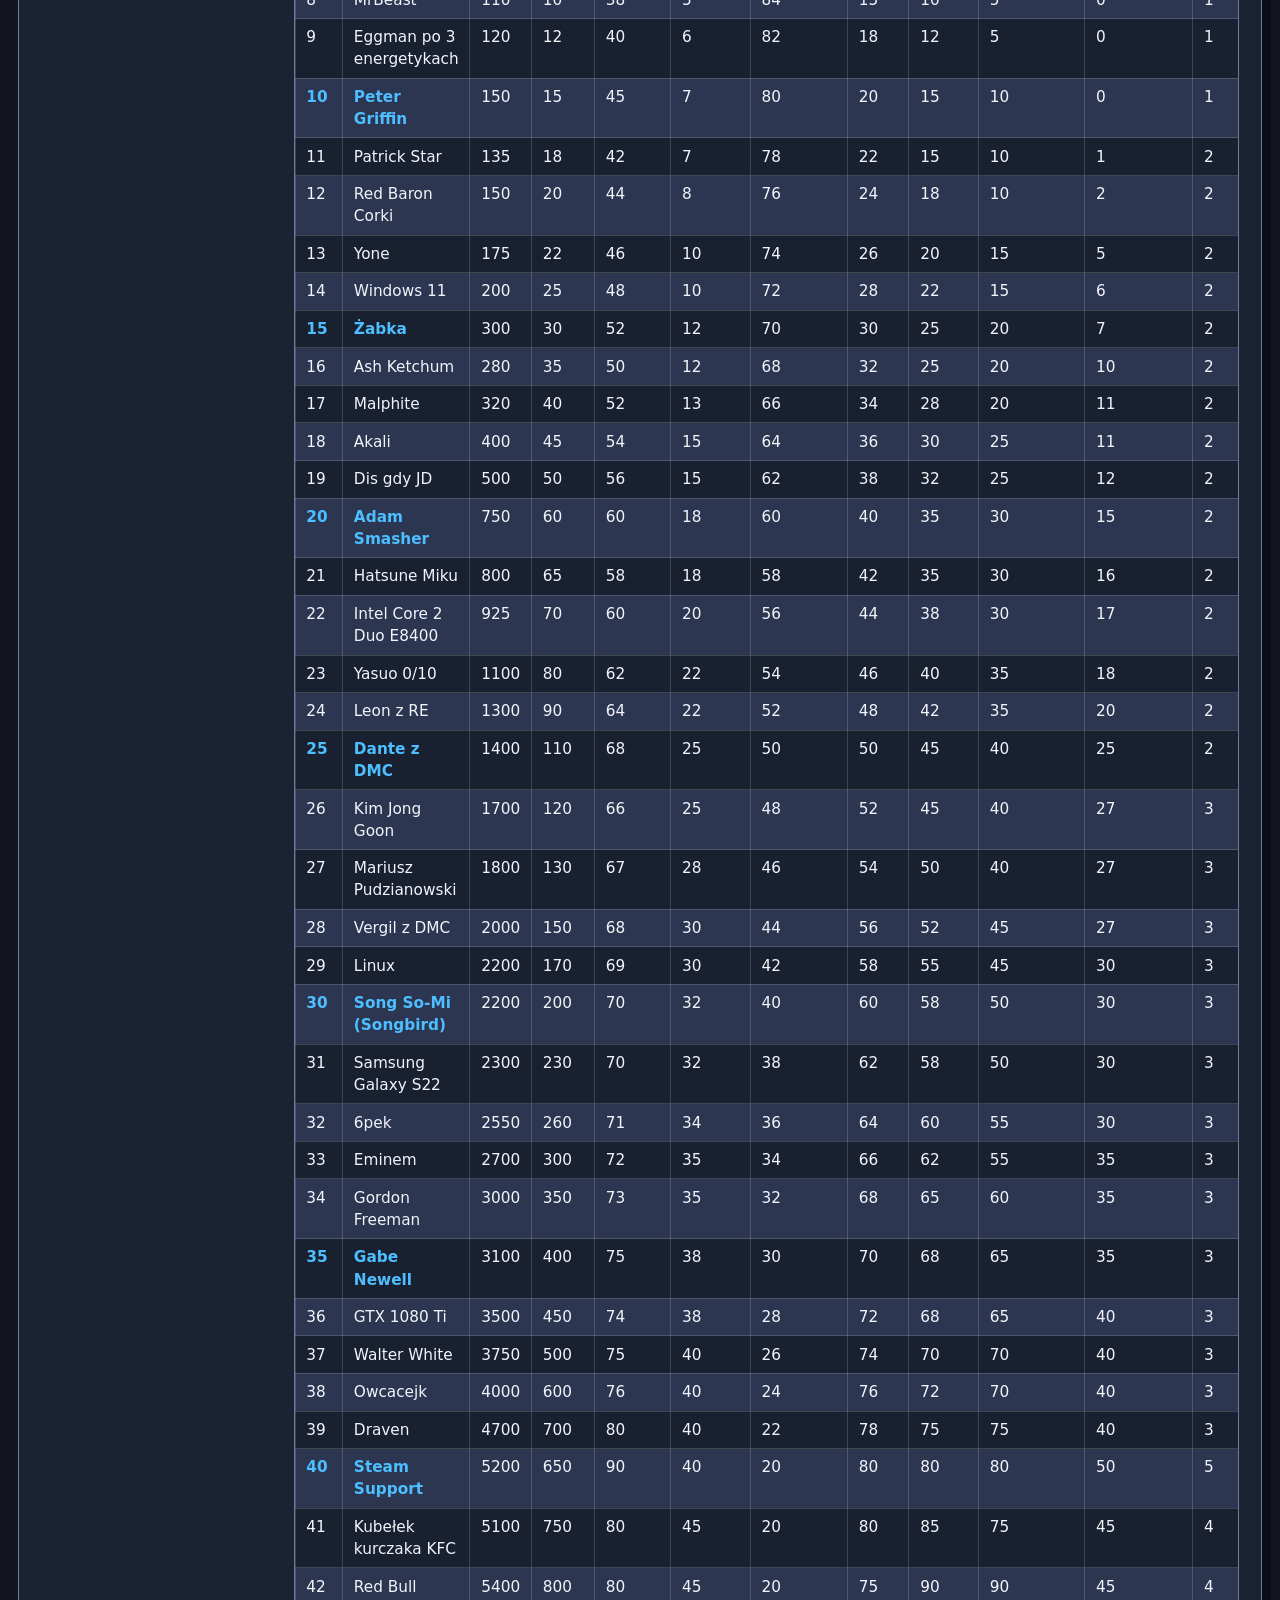
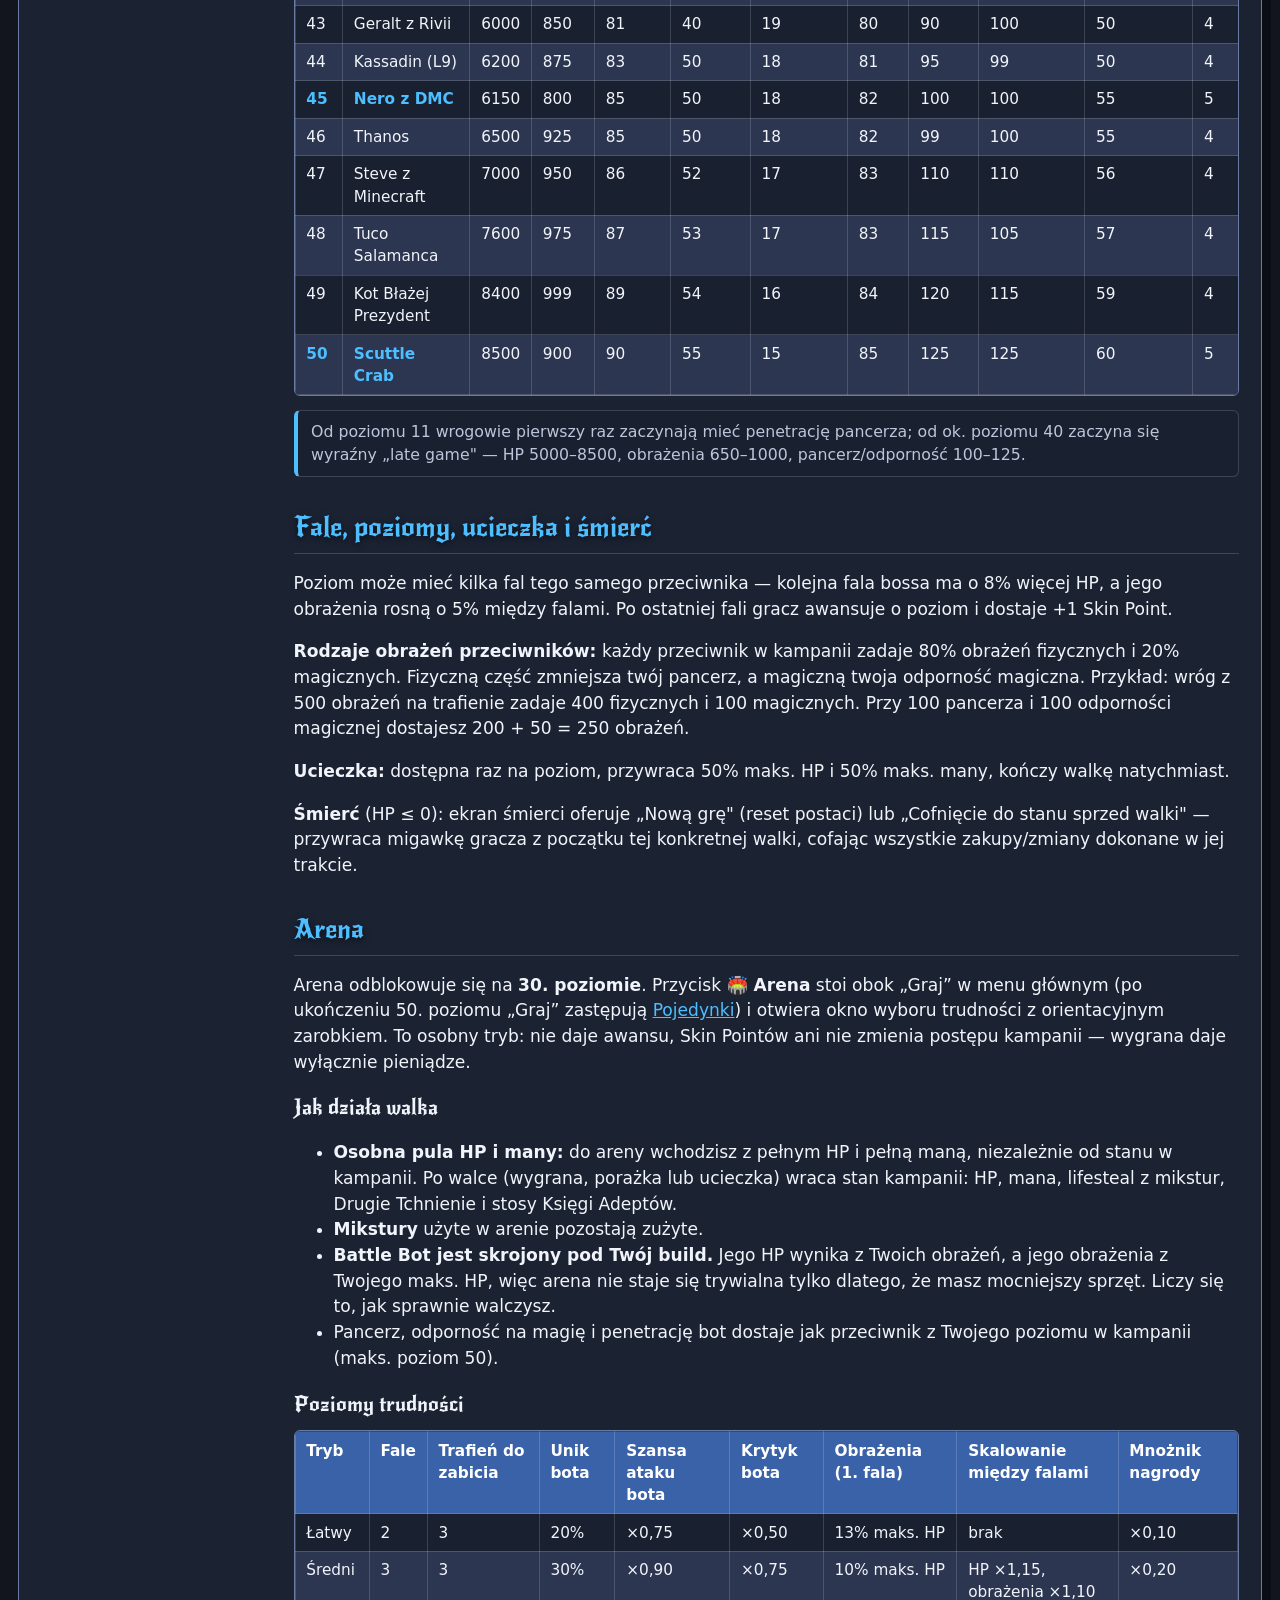
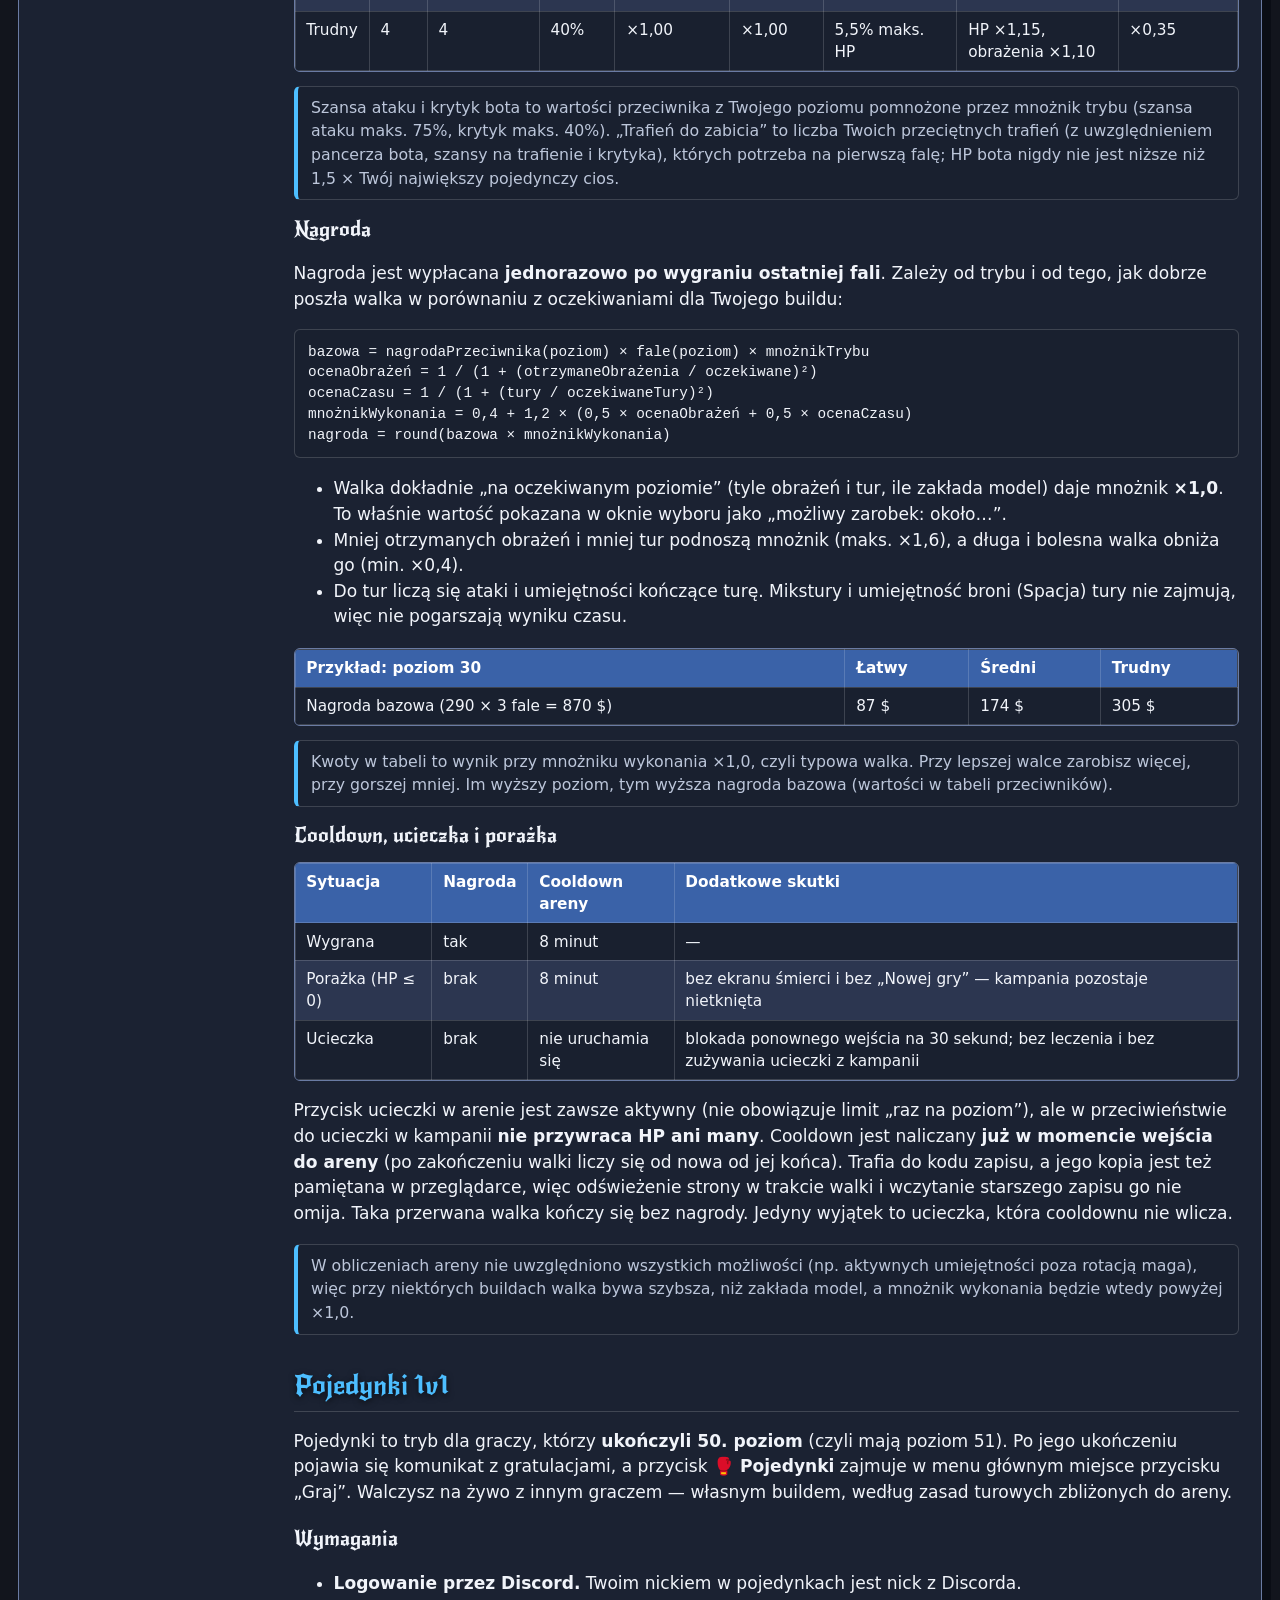
<file: wiki.html>
<!DOCTYPE html>
<html lang="pl">
<head>
<meta charset="UTF-8">
<meta name="viewport" content="width=device-width, initial-scale=1, viewport-fit=cover">
<!-- Podstawowe Meta Tagi dla Google -->
<title>Legends of Wpierdol Online - Wiki</title>
<meta name="description" content="Pełen opis mechanik, wzorów matematycznych, klas, broni oraz przeciwników w grze Legends of Wpierdol.">

<!-- Tagi Open Graph (Discord, Facebook) -->
<meta property="og:type" content="article">
<meta property="og:title" content="Legends of Wpierdol Online - Wiki">
<meta property="og:description" content="Baza wiedzy i mechanik gry. Poznaj wzory obliczeń, uników, statystyki broni oraz rozpracuj 50 poziomów bossów.">
<meta property="og:url" content="https://legendsofwpierdol-online.pages.dev/wiki">
<meta property="og:image" content="https://legendsofwpierdol-online.pages.dev/res/img/background.png">
<meta property="og:site_name" content="Legends of Wpierdol - Wiki">

<!-- Tagi dla X / Twitter -->
<meta name="twitter:card" content="summary_large_image">
<meta name="twitter:title" content="Legends of Wpierdol Online - Wiki">
<meta name="twitter:description" content="Baza wiedzy i mechanik gry. Poznaj wzory obliczeń, uników, statystyki broni oraz rozpracuj 50 poziomów bossów.">
<meta name="twitter:image" content="https://legendsofwpierdol-online.pages.dev/res/img/background.png">

<link rel="preconnect" href="https://fonts.googleapis.com">
<link href="https://fonts.googleapis.com/css2?family=New+Rocker&family=Tagesschrift&display=swap" rel="stylesheet">
<!-- Wspólne motywy i style z gry, dzięki temu wiki wygląda tak samo jak interfejs gry. -->
<link rel="stylesheet" href="style/themes.css">
<link rel="stylesheet" href="style/base.css">
<link rel="stylesheet" href="style/wiki.css">
<link rel="shortcut icon" href="favicon.ico" type="image/x-icon">
</head>
<body data-theme="noc">

<div class="main wiki-main">
  <h1 id="titleheader">Legends of Wpierdol</h1>
  <p id="titleedition">Wiki mechanik · Web Edition</p>

  <div class="wiki-toolbar">
    <a class="wiki-play" href="index.html">🎮 Zagraj w grę</a>
    <label class="wiki-theme">
      <span>Motyw</span>
      <select id="wiki-theme">
        <option value="noc">Noc (ciemny)</option>
        <option value="dzien">Dzień (jasny)</option>
        <option value="kontrast">Wysoki kontrast</option>
        <option value="las">Las (ciemna zieleń)</option>
      </select>
    </label>
  </div>

  <div class="wiki-search" role="search">
    <input id="wiki-search-input" type="text" placeholder="Szukaj w wiki…  ( / )" autocomplete="off" autocapitalize="off" spellcheck="false" enterkeyhint="search" aria-label="Szukaj w wiki">
    <span id="wiki-search-count" class="wiki-search-count" aria-live="polite"></span>
    <button type="button" id="wiki-search-prev" aria-label="Poprzedni wynik" title="Poprzedni wynik (Shift+Enter)" disabled>▲</button>
    <button type="button" id="wiki-search-next" aria-label="Następny wynik" title="Następny wynik (Enter)" disabled>▼</button>
    <button type="button" id="wiki-search-clear" aria-label="Wyczyść wyszukiwanie" title="Wyczyść (Esc)" hidden>✕</button>
  </div>

  <div class="wiki-layout">
    <nav class="toc" aria-label="Spis treści">
      <a href="#klasy">Klasy</a><a href="#walka">Walka</a><a href="#ikony">Ikony</a><a href="#umiejetnosci">Umiejętności</a>
      <a href="#efekty">Efekty</a><a href="#bronie">Bronie</a><a href="#ad">Przedmioty AD</a>
      <a href="#magiczne">Magiczne</a><a href="#mikstury">Mikstury</a><a href="#skille">Skille</a>
      <a href="#przeciwnicy">Przeciwnicy</a><a href="#fale">Fale i ucieczka</a><a href="#arena">Arena</a><a href="#pojedynki">Pojedynki 1v1</a><a href="#sklep">Sklep</a>
      <a href="#skiny">Skiny</a><a href="#osiagniecia">Osiągnięcia</a><a href="#zapis">Zapis i opcje</a><a href="#sterowanie">Sterowanie</a>
    </nav>

<div class="wrap">

<section id="wstep">
<p>Gra to turowy „idle-RPG" przeglądarkowy: gracz tworzy postać, wybiera jedną z 5 klas i wspina się przez 50 poziomów przeciwników, kupując bronie, przedmioty i ulepszenia za zdobywane pieniądze oraz odblokowując kosmetyczne skiny za Skin Pointy.</p>
</section>

<section id="klasy">
<h2>Klasy postaci</h2>
<p>Wybór jest jednorazowy przy tworzeniu postaci. Każda klasa ma inne startowe zdrowie, pancerz i odporność magiczną, które rosną z każdym poziomem, oraz własne bonusy. Limitów pancerza nie ma.</p>
<div class="grid">
  <div class="card"><span class="tag">220 HP, 25 pancerza, 30 odp. mag.</span><h3><span class="wiki-item-icon" data-group="classes" data-id="assassin" data-glyph="🥷"></span>Zabójca</h3><ul>
    <li>+10% obrażeń broni, +5% lifestealu, +10% celności</li>
    <li>Pasywka <b>Overkill</b> — nadmiarowe obrażenia budują pulę leczącą i przebijającą pancerz</li>
    <li>Ma dostęp do broni i przedmiotów AD</li>
  </ul></div>
  <div class="card"><span class="tag">190 HP, 40 pancerza, 5 odp. mag.</span><h3><span class="wiki-item-icon" data-group="classes" data-id="mage" data-glyph="🧙"></span>Mag</h3><ul>
    <li>Start: 320 many, +125% regeneracji many, +5 pen. magicznej</li>
    <li>Co poziom: +40 HP, +1 pancerza, +1 odp. magicznej co 2 poziomy</li>
    <li>Nie może używać broni ani przedmiotów AD — walczy wyłącznie umiejętnościami</li>
    <li>8 dynamicznych slotów (AD lub AP), 25% zniżki na przedmioty magiczne; może kupować przedmioty AD, ale nie broń</li>
  </ul></div>
  <div class="card"><span class="tag">270 HP, 45 pancerza, 25 odp. mag.</span><h3><span class="wiki-item-icon" data-group="classes" data-id="tank" data-glyph="🛡️"></span>Tank</h3><ul>
    <li>Co poziom: +60 HP, +2 pancerza, +2 odp. magicznej (na poziomie 51: 3270 HP, 145 pancerza, 125 odp. magicznej)</li>
    <li>Pasywka <b>Skumulowany Gniew</b> — otrzymane obrażenia (1:1, po redukcji pancerzem) budują pulę, która eksploduje automatycznie</li>
    <li>Kara -25% obrażeń za broń zadającą &gt;500 dmg</li>
  </ul></div>
  <div class="card"><span class="tag">210 HP, 30 pancerza, 15 odp. mag.</span><h3><span class="wiki-item-icon" data-group="classes" data-id="samurai" data-glyph="⚔️"></span>Samurai</h3><ul>
    <li>+15% obrażeń, +15% celności, +10% uniku</li>
    <li>Co poziom: +50 HP, +1 pancerza, +1 odp. magicznej</li>
    <li>Pasywka <b>Opanowanie</b> — krytyki x1,2 zamiast x1,5 (poza Kōgeki)</li>
    <li>Z bronią białą (Melee): +10% obrażeń zwykłego ataku i +5% lifestealu</li>
    <li>Przełącznik stylu walki <b>Sen no Kata</b> (Bōei / Chikara)</li>
  </ul></div>
  <div class="card"><span class="tag">370 HP, 30 pancerza, 25 odp. mag.</span><h3><span class="wiki-item-icon" data-group="classes" data-id="archer" data-glyph="🏹"></span>Łucznik</h3><ul>
    <li>+30% celności, +5% lifestealu, start: 200 many</li>
    <li>8 dynamicznych slotów — każdy slot to przedmiot AD albo AP, w dowolnych proporcjach</li>
    <li>Pasywka <b>Eagle Sight</b> — +10% obrażeń zwykłego ataku z broni dystansowej (Ranged)</li>
    <li>15% zniżki na przedmioty magiczne</li>
  </ul></div>
</div>
</section>

<section id="walka">
<h2>System walki</h2>
<h3>Przebieg tury</h3>
<p>Gracz wybiera akcję (atak / umiejętność / umiejętność broni / miksturę / ucieczkę). Zwykły atak i umiejętności kończą turę: gracz regeneruje manę, wróg wykonuje swój ruch, cooldowny i efekty czasowe maleją o 1. Mikstury <b>nie</b> kończą tury.</p>
<h3>Celność</h3>
<div class="formula">celność = clamp(
  (100 - unikWroga, chyba że wróg ma playerAttackChance)
  + bonusCelności + celnośćBroni + efektyTury
, 0, 100)
rzut(0–99) &lt; celność → trafienie</div>
<h3>Redukcja obrażeń fizycznych (pancerz)</h3>
<div class="formula">pancerzEfekt = max(0, pancerz*(1 - penProcentowa/100) - penPłaska)
redukcja = pancerzEfekt / (pancerzEfekt + 100)
obrażenia = max(1, floor(surowe * (1 - redukcja)))</div>
<h3>Redukcja obrażeń magicznych</h3>
<div class="formula">odpornośćEfekt = max(0, odporność - penMagiczna)
redukcja = odpornośćEfekt / (odpornośćEfekt + 100)
obrażenia = max(1, floor(surowe * (1 - redukcja)))</div>
<p class="note">100 pkt pancerza/odporności redukuje obrażenia o 50%; redukcja rośnie asymptotycznie do 100%, ale finalne obrażenia nigdy nie spadają poniżej 1. Limitu pancerza nie ma. Przeciwnicy w kampanii zadają 80% obrażeń fizycznych (liczonych z pancerzem) i 20% magicznych (liczonych z odpornością magiczną).</p>

<details><summary>Pełny łańcuch obliczeń ataku bronią gracza</summary><div class="inner">
<ol>
<li>weaponDamage = max(1, floor(baseDamage + AD*adScaling))</li>
<li>Mnożnik klasy: Zabójca +10%, Samurai +15% (+10% z bronią Melee), Łucznik +10% (broń Ranged), Tank -25%/-20% (broń &gt;500 dmg), Chikara +7,5%</li>
<li>Sen no Kata / Bōei: co 3. atak = 10% obrażeń, ale ogłusza wroga na 1 turę</li>
<li>Krytyk: naturalny / wymuszony (Primal Strike) / 4% Pistolet Jhina. Mnożnik: Samurai x1,2, inni x1,5, super-krytyk Zabójcy x2,25, Jhin x4</li>
<li>Bonusy przedmiotów AD (Strzały Cieni, Płaszcz Zabójcy, Uchwyt Wilka — stackowalny)</li>
<li><b>Primal Ready</b> (Zabójca, pula Overkill ≥ 50% HP wroga): pancerz wroga liczony jako ×0,2</li>
<li>Dodatkowe obrażenia w tym samym ataku: Potęga Nocy (nieuchronne co 5 atak), 4. atak Jhina (fizyczne), Yamato (magiczne co atak)</li>
<li>Automatyczne uwolnienie puli Jhina po 16 atakach, jeśli gracz nie zrobi tego ręcznie</li>
<li>Lifesteal: heal = floor(obrażenia * (lifesteal(+bonus Zabójcy; Samuraj z bronią Melee +5%)) / 100)</li>
<li>Leczenie z puli Overkill: floor(pula * (5 + floor(penPancerza/0,7) + floor(pancerz/0,8)) / 100)</li>
<li>Regeneracja many na turę: floor(bazowa_mana_klasy * 0,03 * (1 + 3,25 * R / (R + 200))), gdzie R = suma % regeneracji many z klasy i przedmiotów, a bazowa mana klasy to 320 (Mag), 200 (Łucznik) lub 100 (reszta). Mana z przedmiotów powiększa tylko pulę, nie regenerację. Dodatkowo w trakcie walki gracz dostaje stałe +5 many co 5 sekund czasu rzeczywistego — ten bonus nie skaluje się z regeneracją many i nie zależy od tur. Skuteczność maleje z każdym kolejnym punktem R, a maksymalny bonus to +325%.</li>
</ol></div></details>
</section>

<section id="ikony">
<h2>Ikony statystyk</h2>
<p>W grze statystyki oznaczone są małymi ikonami (w walce, w sklepie i na kartach przedmiotów). Po najechaniu na ikonę, a na telefonie po jej dotknięciu, pojawia się jej nazwa. Poniżej znaczenie każdej z nich.</p>
<div class="tablewrap"><table>
<tr><th>Ikona</th><th>Statystyka</th><th>Co oznacza</th></tr>
<tr><td class="icon-cell"><img class="wiki-icon" src="res/icons/stats/hp.png" alt="Zdrowie (HP)" width="32" height="32" loading="lazy"></td><td><b>Zdrowie (HP)</b></td><td>Punkty życia postaci. Gdy spadną do 0, następuje śmierć (zob. <a href="#fale">Fale, poziomy, ucieczka i śmierć</a>). Leczą je mikstury, lifesteal i umiejętności lecznicze, a maksymalne HP podnoszą ulepszenia sklepowe (Skała Zdrowia, Woda Życia).</td></tr>
<tr><td class="icon-cell"><img class="wiki-icon" src="res/icons/stats/mana.png" alt="Mana" width="32" height="32" loading="lazy"></td><td><b>Mana</b></td><td>Zasób potrzebny do rzucania umiejętności (kolumna „Koszt” w tabelach umiejętności). Regeneruje się co turę. Przedmioty z manem zwiększają tylko jej pulę, nie tempo regeneracji.</td></tr>
<tr><td class="icon-cell"><img class="wiki-icon" src="res/icons/stats/mana-regen.png" alt="Regeneracja many" width="32" height="32" loading="lazy"></td><td><b>Regeneracja many</b></td><td>Procentowy bonus do regeneracji many na turę (z klasy Maga oraz przedmiotów magicznych). Im więcej już masz, tym mniej daje każdy kolejny punkt — maksymalny bonus to +325%. Wzór w <a href="#walka">Pełnym łańcuchu obliczeń</a>.</td></tr>
<tr><td class="icon-cell"><img class="wiki-icon" src="res/icons/stats/damage.png" alt="Obrażenia" width="32" height="32" loading="lazy"></td><td><b>Obrażenia</b></td><td>Ilość obrażeń zadawanych przez atak. Ta sama ikona oznacza też przycisk zwykłego ataku („Atakuj”).</td></tr>
<tr><td class="icon-cell"><img class="wiki-icon" src="res/icons/stats/ad.png" alt="Siła ataku (AD)" width="32" height="32" loading="lazy"></td><td><b>Siła ataku (AD)</b></td><td>Podbija obrażenia broni: <code>obrażenia bazowe + AD × skalowanie AD broni</code>. Daje ją większość przedmiotów AD (niedostępnych dla Maga) i skaluje się z nią część umiejętności.</td></tr>
<tr><td class="icon-cell"><img class="wiki-icon" src="res/icons/stats/ap.png" alt="Moc umiejętności (AP)" width="32" height="32" loading="lazy"></td><td><b>Moc umiejętności (AP)</b></td><td>Skaluje umiejętności zadające obrażenia magiczne, np. Gwiezdne Uderzenie: 60 + 90% AP. Zdobywasz ją z przedmiotów magicznych.</td></tr>
<tr><td class="icon-cell"><img class="wiki-icon" src="res/icons/stats/crit.png" alt="Szansa na krytyka" width="32" height="32" loading="lazy"></td><td><b>Szansa na krytyka</b></td><td>Prawdopodobieństwo ciosu krytycznego. Standardowy mnożnik to x1,5; Samurai ma x1,2, a Zabójca potrafi zadać super-krytyka x2,25.</td></tr>
<tr><td class="icon-cell"><img class="wiki-icon" src="res/icons/stats/accuracy.png" alt="Celność" width="32" height="32" loading="lazy"></td><td><b>Celność</b></td><td>Szansa na trafienie przeciwnika: <code>(100 − unik wroga) + bonus celności</code>, ograniczona do 0–100%. Zwiększają ją klasy, bronie, przedmioty i Eliksir Precyzji.</td></tr>
<tr><td class="icon-cell"><img class="wiki-icon" src="res/icons/stats/lifesteal.png" alt="Kradzież życia (lifesteal)" width="32" height="32" loading="lazy"></td><td><b>Kradzież życia (lifesteal)</b></td><td>Procent zadanych obrażeń, który wraca do ciebie jako leczenie. Źródła: klasy (Zabójca, Łucznik), przedmioty AD, Koktajl Wampira oraz osobny lifesteal magiczny z przedmiotów magicznych.</td></tr>
<tr><td class="icon-cell"><img class="wiki-icon" src="res/icons/stats/armor.png" alt="Pancerz" width="32" height="32" loading="lazy"></td><td><b>Pancerz</b></td><td>Zmniejsza obrażenia fizyczne: <code>redukcja = pancerz / (pancerz + 100)</code>, więc 100 pkt to −50% obrażeń. Pancerz nie ma górnego limitu, ale kolejne punkty dają coraz mniej.</td></tr>
<tr><td class="icon-cell"><img class="wiki-icon" src="res/icons/stats/armor-pen.png" alt="Penetracja pancerza" width="32" height="32" loading="lazy"></td><td><b>Penetracja pancerza</b></td><td>Ignoruje część pancerza wroga — procentowo i/lub płasko — przez co twoje obrażenia fizyczne są mniej redukowane. Przebita (pęknięta) tarcza na ikonie to ten sam motyw co przy pancerzu.</td></tr>
<tr><td class="icon-cell"><img class="wiki-icon" src="res/icons/stats/mr.png" alt="Odporność magiczna (MR)" width="32" height="32" loading="lazy"></td><td><b>Odporność magiczna (MR)</b></td><td>Zmniejsza obrażenia magiczne według tego samego wzoru co pancerz: <code>redukcja = MR / (MR + 100)</code>.</td></tr>
<tr><td class="icon-cell"><img class="wiki-icon" src="res/icons/stats/magic-pen.png" alt="Penetracja magii" width="32" height="32" loading="lazy"></td><td><b>Penetracja magii</b></td><td>Płaska wartość odejmowana od odporności magicznej wroga, dzięki czemu twoje obrażenia magiczne są mniej redukowane.</td></tr>
</table></div>
</section>

<section id="umiejetnosci">
<h2>Umiejętności klasowe</h2>
<p><b>Redukcja odnowienia.</b> Część przedmiotów (AD i AP) skraca odnowienie umiejętności o stałą liczbę tur. Redukcja ogólna działa na wszystkie umiejętności z odnowieniem, a redukcja „R" tylko na umiejętność pod klawiszem R i dolicza się do ogólnej. Łączne limity z wszystkich założonych przedmiotów: maks. −2 tury redukcji ogólnej i maks. −2 tury redukcji R. Odnowienie nigdy nie spada poniżej 1 tury, a Gwiezdnego Uderzenia i Mushin (odnowienie 1) w ogóle nie da się skrócić.</p>
<p><b>Jak czytać liczby.</b> <b>Moc umiejętności (AP)</b> to Twoja moc z przedmiotów plus stosy Księgi Adeptów, powiększona o procentowe bonusy z przedmiotów (np. z Kostura Zagłady). <b>AD</b> to obrażenia z przedmiotów AD. <b>Obrażenia broni</b> to tyle, ile zadaje Twoja broń razem z bonusem z AD — zanim doliczą się krytyk i bonusy klasy. Obrażenia magiczne zmniejsza odporność magiczna wroga (a Twoje przebicie magii ją obniża), fizyczne — jego pancerz (a Twoje przebicie pancerza go obniża); szczegóły w sekcji <a href="#walka">System walki</a>. Wyniki są zaokrąglane w dół do pełnych punktów.<br><i>Przykład:</i> Mag z 500 AP rzuca Gwiezdne Uderzenie: 60 + 90% z 500 = 60 + 450 = 510 obrażeń, zanim odejmie je odporność magiczna wroga.<br>Podane wartości dotyczą kampanii i areny. Różnice w pojedynkach są oznaczone jako <i>Pojedynek</i> i zebrane w sekcji <a href="#pojedynki">Pojedynki 1v1</a>.</p>
<details open><summary>Zabójca — pasywka: Overkill</summary><div class="inner">
<p>Gdy zadasz wrogowi więcej obrażeń, niż miał HP (np. dobijasz go ciosem za 300, a zostało mu 100 HP), nadwyżka (200) trafia do puli Overkill. Pula robi dwie rzeczy:</p>
<ul>
<li><b>Leczy Cię przy każdym trafionym zwykłym ataku</b> i przy tym się nie zużywa. Wyleczysz tyle procent puli: 5% + 1% za każde 0,7 punktu przebicia pancerza + 1% za każde 0,8 punktu pancerza. <i>Przykład:</i> przy 28 przebicia i 40 pancerza to 5 + 40 + 50 = 95% puli na każdy atak.</li>
<li><b>Przebija pancerz:</b> gdy pula urośnie do połowy maks. HP wroga, Twój następny zwykły atak ignoruje 80% jego pancerza, a pula spada do zera.</li>
</ul>
<p>Zabójstwo wroga przywraca Ci 10% maks. many.<br><i>Pojedynek: zaczynasz z pulą równą 15% maks. HP przeciwnika (to 30% progu potrzebnego do przebicia pancerza), a pula nie zeruje się między rundami.</i></p>
<table><tr><th>Ikona</th><th>Umiejętność</th><th>Koszt</th><th>CD</th><th>Efekt</th></tr>
<tr><td class="icon-cell"><span class="wiki-item-icon" data-src="res/abilities/assassin/ability1.png" data-glyph="⚔️"></span></td><td>Primal Strike</td><td>200</td><td>—</td><td>Następny zwykły atak jest krytykiem (x1,5). Jeśli ten atak i tak byłby krytykiem z Twojej szansy, dostajesz super-krytyk x2,25. Zużywa się przy tym ataku.</td></tr>
<tr><td class="icon-cell"><span class="wiki-item-icon" data-src="res/abilities/assassin/ability2.png" data-glyph="✨"></span></td><td>Un-Dodgable Speed</td><td>80</td><td>4</td><td>Przez 3 tury masz +25% celności, a wróg ma −30% szansy na trafienie Ciebie. Tura rzucenia liczy się do tych 3, więc wzmocnioną celność mają dwa kolejne zwykłe ataki.</td></tr>
<tr><td class="icon-cell"><span class="wiki-item-icon" data-src="res/abilities/assassin/ability3.png" data-glyph="⚔️"></span></td><td>Overkill Release</td><td>120</td><td>5</td><td>Zadaje całą pulę Overkill jako obrażenia fizyczne, ignorując 80% pancerza wroga (Twoje przebicie pancerza liczy się normalnie) i zeruje pulę. Gdy puli nie ma, umiejętność się nie wykona i nie zabiera many.</td></tr>
</table></div></details>
<details><summary>Mag — brak pasywki</summary><div class="inner">
<table><tr><th>Ikona</th><th>Umiejętność</th><th>Koszt</th><th>CD</th><th>Efekt</th></tr>
<tr><td class="icon-cell"><span class="wiki-item-icon" data-src="res/abilities/mage/ability1.png" data-glyph="🔮"></span></td><td>Powiew Burzy</td><td>25</td><td>—</td><td>Obrażenia magiczne: 15 + 25% Twojej mocy umiejętności (AP). Leczy Cię według magicznego lifestealu.</td></tr>
<tr><td class="icon-cell"><span class="wiki-item-icon" data-src="res/abilities/mage/ability2.png" data-glyph="🔮"></span></td><td>Gwiezdne Uderzenie</td><td>100</td><td>1</td><td>Obrażenia magiczne: 60 + 90% AP. Leczy Cię według magicznego lifestealu.<br><i>Pojedynek: 60 + 80% AP, koszt 125 many.</i></td></tr>
<tr><td class="icon-cell"><span class="wiki-item-icon" data-src="res/abilities/mage/ability3.png" data-glyph="🔮"></span></td><td>Zabójcze Pnącza</td><td>70</td><td>4</td><td>Ogłusza wroga na 3 tury i dodatkowo rani go przez 3 tury: za każdym razem 10 + 10% AP obrażeń magicznych (pierwszy raz od razu po rzucie).<br><i>Pojedynek: ogłuszenie trwa 1 turę, obrażenia nadal 3 tury.</i></td></tr>
<tr><td class="icon-cell"><span class="wiki-item-icon" data-src="res/abilities/mage/ability4.png" data-glyph="⚔️"></span></td><td>Śmiertelne Lustro</td><td>50</td><td>5</td><td>Przygotowuje blok na najbliższy atak wroga. Po odjęciu pancerza blokujesz 10% obrażeń i odbijasz 20% zablokowanej części z powrotem we wroga. Jeśli cios by Cię zabił (obrażenia ≥ Twoje aktualne HP), blokujesz aż 99%, odbijasz 5% zablokowanej części i leczysz się o 15% zablokowanej części. W kampanii i arenie blok działa tylko na kontratak wroga w turze rzucenia — jeśli wróg nie trafi, efekt przepada.<br><i>Pojedynek: blok śmiertelnego ciosu to 65%, odnowienie 6 tur; efekt czeka na atak przeciwnika i znika po Twoim kolejnym ruchu, jeśli ten nie zaatakował.</i></td></tr>
</table></div></details>
<details><summary>Tank — pasywka: Skumulowany Gniew</summary><div class="inner">
<p>Każde obrażenie, które faktycznie otrzymujesz (po odjęciu pancerza i bloku Lustra), dokłada się 1:1 do puli Gniewu. Gdy pula dobije do 1,5 raza obrażeń Twojej broni, wybucha sama:</p>
<ul>
<li>zadaje wrogowi obrażenia fizyczne równe 70% puli (zmniejszone przez jego pancerz),</li>
<li>leczy Cię o 35% puli,</li>
<li>do następnego ataku wroga dodaje Ci pancerz równy 5% puli (bez żadnego limitu).</li>
</ul>
<p>Po wybuchu pula wraca do zera.</p>
<table><tr><th>Ikona</th><th>Umiejętność</th><th>Koszt</th><th>CD</th><th>Efekt</th></tr>
<tr><td class="icon-cell"><span class="wiki-item-icon" data-src="res/abilities/tank/ability1.png" data-glyph="✨"></span></td><td>Kamienny Bastion</td><td>50</td><td>4</td><td>Ogłusza wroga na 2 tury. Przez 5 tur Twój pancerz rośnie z każdą turą o kolejne 2%: +2%, +4%, +6%, +8%, +10% (procent Twojego pancerza).<br><i>Pojedynek: ogłuszenie trwa 1 turę.</i></td></tr>
<tr><td class="icon-cell"><span class="wiki-item-icon" data-src="res/abilities/tank/ability2.png" data-glyph="⚡"></span></td><td>Skumulowany Gniew (aktywna)</td><td>50</td><td>2</td><td>Ręcznie detonuje pulę Gniewu: zadaje obrażenia magiczne równe 25% puli, leczy Cię o 30% puli i zeruje pulę.</td></tr>
<tr><td class="icon-cell"><span class="wiki-item-icon" data-src="res/abilities/tank/ability3.png" data-glyph="✨"></span></td><td>Żelazna Prowokacja</td><td>45</td><td>2</td><td>Przez 2 tury kara za ciężką broń (obrażenia broni powyżej 500) jest mniejsza: −20% zamiast −25%, a Twoja celność rośnie o 25%.</td></tr>
</table></div></details>
<details><summary>Samurai — pasywka: Opanowanie</summary><div class="inner">
<p>Zwykłe ataki zadają o 15% więcej obrażeń, ale krytyk zwiększa je tylko 1,2 raza zamiast 1,5 raza. Wyjątek: Kōgeki zawsze krytykuje na x1,5.</p>
<p>Gdy walczysz bronią białą (Melee — także Pięściami), zwykłe ataki zadają dodatkowo +10% obrażeń i leczą Cię o dodatkowe 5% zadanych obrażeń (lifesteal). Bonusy obrażeń sumują się: 15% + 10% = +25%. Broń hybrydowa (Hybrid) i dystansowa (Ranged) tego bonusu nie daje.</p>
<table><tr><th>Ikona</th><th>Umiejętność</th><th>Koszt</th><th>CD</th><th>Efekt</th></tr>
<tr><td class="icon-cell"><span class="wiki-item-icon" data-src="res/abilities/samurai/ability1.png" data-glyph="✨"></span></td><td>Mushin</td><td>50</td><td>1</td><td>Leczy Cię o 3% maks. HP plus 0,1% za każdy punkt przebicia pancerza (maksymalnie 10%, limit osiągasz przy 70 przebicia). Przez 3 tury wróg zadaje o 30% mniej obrażeń (liczone po krytyku, przed odjęciem pancerza).</td></tr>
<tr><td class="icon-cell"><span class="wiki-item-icon" data-src="res/abilities/samurai/ability2.png" data-glyph="🔄"></span></td><td>Sen no Kata</td><td>0</td><td>—</td><td>Przełącznik trybu (nie zużywa tury). <b>Bōei:</b> co 3. zwykły atak zadaje tylko 10% obrażeń, ale ogłusza wroga na 1 turę. <b>Chikara:</b> zadajesz o 7,5% więcej obrażeń (dodaje się do bonusów pasywki Samuraja), a wróg zadaje Ci o 4,5% więcej.</td></tr>
<tr><td class="icon-cell"><span class="wiki-item-icon" data-src="res/abilities/samurai/ability3.png" data-glyph="⚡"></span></td><td>Kōgeki</td><td>30</td><td>2</td><td>Zwykły atak z gwarantowanym krytykiem x1,5. Jeśli trafisz i wróg przeżyje, dostaje dodatkowo obrażenia magiczne równe obrażeniom Twojej broni × (50% + 0,2% za każdy punkt przebicia pancerza). Leczy według magicznego lifestealu.</td></tr>
</table></div></details>
<details><summary>Łucznik — pasywka: Eagle Sight</summary><div class="inner">
<p>+10% obrażeń zwykłego ataku z broni Ranged. 8 wspólnych slotów na przedmioty AD i magiczne (AP). Atak Q zadaje obrażenia fizyczne: obrażenia = obrażenia bazowe broni + AP × (skalowanie AD broni × 0,72) + 50% AD. Bez przedmiotów AP: obrażenia bazowe broni + AD × (skalowanie AD broni × 1,16), bez dodatku 50% AD. Bez przedmiotów AD atak Q leczy z magicznego lifestealu (50% skuteczności) zamiast fizycznego.</p>
<table><tr><th>Ikona</th><th>Umiejętność</th><th>Koszt</th><th>CD</th><th>Efekt</th></tr>
<tr><td class="icon-cell"><span class="wiki-item-icon" data-src="res/abilities/archer/ability1.png" data-glyph="✨"></span></td><td>Nieokiełznane Skupienie (W)</td><td>55</td><td>3</td><td>Nie zużywa tury. Twój następny atak Q jest gwarantowanym krytykiem x2 (zamiast x1,5) i nie może chybić.</td></tr>
<tr><td class="icon-cell"><span class="wiki-item-icon" data-src="res/abilities/archer/ability2.png" data-glyph="🔮"></span></td><td>Rytm Wojny (E)</td><td>70</td><td>3</td><td>Zwykły atak, który zadaje obrażenia magiczne: obrażenia Twojej broni plus 145% AD (jeśli nie masz przedmiotów AD — plus 50 + 40% AP). Liczy się też bonus +10% z pasywki (broń Ranged), może być krytykiem x1,5 i może chybić. Leczy tylko według magicznego lifestealu. Najbliższy atak wroga zostaje uniknięty (nawet jeśli ten atak chybił).</td></tr>
<tr><td class="icon-cell"><span class="wiki-item-icon" data-src="res/abilities/archer/ability3.png" data-glyph="🔮"></span></td><td>Strzała Mrozu (R)</td><td>170</td><td>6</td><td>Obrażenia magiczne: 100 + 85% AP + 107% AD. Ogłusza wroga na 3 tury (o ile ten cios go nie zabił). Leczy według magicznego lifestealu.<br><i>Pojedynek: ogłuszenie trwa 2 tury.</i></td></tr>
</table></div></details>
</section>

<section id="efekty">
<h2>Efekty statusowe w walce</h2>
<div class="tablewrap"><table>
<tr><th>Ikona</th><th>Efekt</th><th>Źródło</th><th>Działanie</th></tr>
<tr><td class="icon-cell"><span class="wiki-item-icon" data-group="effects" data-id="stun" data-glyph="ℹ️"></span></td><td>Ogłuszenie</td><td>Sen no Kata (Bōei, 1 tura), Zabójcze Pnącza (3), Kamienny Bastion (2), Strzała Mrozu (3)</td><td>wróg pomija turę (w pojedynkach ogłuszenia są krótsze — sekcja Pojedynki 1v1)</td></tr>
<tr><td class="icon-cell"><span class="wiki-item-icon" data-group="effects" data-id="poison" data-glyph="ℹ️"></span></td><td>Zatrucie</td><td>Kieł Węża (co 5. atak)</td><td>30+25%AD obrażeń magicznych/turę, obniża szansę na unik wroga o 10% (min. 0%)</td></tr>
<tr><td class="icon-cell"><span class="wiki-item-icon" data-group="effects" data-id="vines" data-glyph="ℹ️"></span></td><td>Pnącza</td><td>Zabójcze Pnącza</td><td>10 + 10% AP obrażeń magicznych na turę, przez 3 tury (pierwszy raz od razu po rzucie)</td></tr>
<tr><td class="icon-cell"><span class="wiki-item-icon" data-group="effects" data-id="mirror" data-glyph="ℹ️"></span></td><td>Śmiertelne Lustro</td><td>umiejętność Maga</td><td>blokuje 10% obrażeń (99%, jeśli cios byłby śmiertelny) i odbija część z powrotem we wroga; zużywa się po trafieniu, a w kampanii znika po turze rzucenia</td></tr>
<tr><td class="icon-cell"><span class="wiki-item-icon" data-group="effects" data-id="mushin" data-glyph="ℹ️"></span></td><td>Mushin</td><td>umiejętność Samuraja</td><td>-30% obrażeń wroga na 3 tury</td></tr>
<tr><td class="icon-cell"><span class="wiki-item-icon" data-group="effects" data-id="focusMark" data-glyph="ℹ️"></span></td><td>Znacznik Skupienia</td><td>Nieokiełznane Skupienie (Łucznik)</td><td>następny atak Q: gwarantowany krytyk x2, nie chybia</td></tr>
<tr><td class="icon-cell"><span class="wiki-item-icon" data-group="effects" data-id="evadeNext" data-glyph="ℹ️"></span></td><td>Unik z Rytmu Wojny</td><td>Rytm Wojny (Łucznik)</td><td>następny atak wroga zostaje uniknięty; czeka, jeśli wróg jest ogłuszony</td></tr>
<tr><td class="icon-cell"><span class="wiki-item-icon" data-group="effects" data-id="ironTaunt" data-glyph="ℹ️"></span></td><td>Żelazna Prowokacja</td><td>umiejętność Tanka</td><td>mniejsza kara ciężkiej broni, +25% celności</td></tr>
<tr><td class="icon-cell"><span class="wiki-item-icon" data-group="effects" data-id="bastion" data-glyph="ℹ️"></span></td><td>Bastion</td><td>Kamienny Bastion</td><td>+2% pancerza/turę, maks. 5 tur</td></tr>
<tr><td class="icon-cell"><span class="wiki-item-icon" data-group="effects" data-id="rageArmor" data-glyph="ℹ️"></span></td><td>Pancerz z wściekłości</td><td>Skumulowany Gniew (Tank)</td><td>po wybuchu puli Gniewu: pancerz +5% wartości puli do następnego ataku wroga (ponad limit pancerza klasy)</td></tr>
<tr><td class="icon-cell"><span class="wiki-item-icon" data-group="effects" data-id="potionAccuracy" data-glyph="ℹ️"></span></td><td>Eliksir Precyzji</td><td>mikstura</td><td>+50% celności na 7 tur</td></tr>
<tr><td class="icon-cell"><span class="wiki-item-icon" data-group="effects" data-id="potionLifesteal" data-glyph="ℹ️"></span></td><td>Koktajl Wampira</td><td>mikstura</td><td>+10% lifestealu na 10 tur</td></tr>
</table></div>
</section>

<section id="bronie">
<h2>Bronie</h2>
<div class="tablewrap"><table>
<tr><th>Ikona</th><th>Broń</th><th>Cena</th><th>Obrażenia bazowe</th><th>Skalowanie AD</th><th>Typ</th></tr>
<tr><td class="icon-cell"><span class="wiki-item-icon" data-group="weapons" data-id="fists"></span></td><td>Pięści</td><td>0 (startowa)</td><td>3</td><td>+1%</td><td>M</td></tr>
<tr><td class="icon-cell"><span class="wiki-item-icon" data-group="weapons" data-id="spear"></span></td><td>Włócznia</td><td>25 $</td><td>10</td><td>+10%</td><td>H</td></tr>
<tr><td class="icon-cell"><span class="wiki-item-icon" data-group="weapons" data-id="wornSword"></span></td><td>Zniszczony miecz</td><td>55 $</td><td>15</td><td>+20%</td><td>M</td></tr>
<tr><td class="icon-cell"><span class="wiki-item-icon" data-group="weapons" data-id="bow"></span></td><td>Łuk</td><td>150 $</td><td>45</td><td>+50%</td><td>R</td></tr>
<tr><td class="icon-cell"><span class="wiki-item-icon" data-group="weapons" data-id="machete"></span></td><td>Maczeta</td><td>275 $</td><td>60</td><td>+70%</td><td>M</td></tr>
<tr><td class="icon-cell"><span class="wiki-item-icon" data-group="weapons" data-id="shuriken"></span></td><td>Shuriken</td><td>350 $</td><td>70</td><td>+60%</td><td>H</td></tr>
<tr><td class="icon-cell"><span class="wiki-item-icon" data-group="weapons" data-id="revolver"></span></td><td>Rewolwer</td><td>475 $</td><td>75</td><td>+75%</td><td>R</td></tr>
<tr><td class="icon-cell"><span class="wiki-item-icon" data-group="weapons" data-id="rifle"></span></td><td>Karabin</td><td>700 $</td><td>90</td><td>+100%</td><td>R</td></tr>
<tr><td class="icon-cell"><span class="wiki-item-icon" data-group="weapons" data-id="katana"></span></td><td>Katana</td><td>900 $</td><td>100</td><td>+100%</td><td>M</td></tr>
</table></div>
<div class="grid">
  <div class="card"><span class="tag">Unikalna — lootbox 4750 $</span><h3><span class="wiki-item-icon" data-group="weapons" data-id="jhinPistol"></span>Pistolet Jhina</h3><ul>
    <li>300 dmg (+85% AD)</li>
    <li>Co 4. atak: zawsze trafia, +44% AD dmg fizycznego, ładuje 44+4,4%AD do puli</li>
    <li>4% szans na krytyka x4</li>
    <li>Spacja uwalnia pulę ręcznie (bez krytyka); auto-uwolnienie po 16 atakach</li>
  </ul></div>
  <div class="card"><span class="tag">Unikalna — lootbox 4750 $</span><h3><span class="wiki-item-icon" data-group="weapons" data-id="yamato"></span>Yamato</h3><ul>
    <li>350 dmg fiz. (+90% AD) + 120 dmg magicznych (+50% AP) na KAŻDY atak</li>
    <li>+15 do celności gracza</li>
    <li>Co 6. atak: stack Judgement Cut</li>
    <li>Spacja: natychmiastowe wykończenie wroga poniżej progu HP (start 5%, trwale +1%/użycie)</li>
  </ul></div>
</div>
<p class="note">Lootbox losuje jedną z dwóch broni unikalnych, których gracz jeszcze nie ma. Broni unikalnych nie da się kupić wprost ani sprzedać.</p>
</section>

<section id="ad">
<h2>Przedmioty AD</h2>
<p>Sloty: każda klasa ma 8 wspólnych slotów na przedmioty AD i magiczne (AP), w dowolnych proporcjach. Mag może kupować przedmioty AD, ale nie broń. Efekty sumują się z wyposażonych przedmiotów.</p>
<h3>Przedmioty Tank i Wojownik</h3>
<p>Dwie osobne zakładki w sklepie. Te przedmioty dają zdrowie, pancerz i odporność magiczną, a część z nich ma efekty. Zajmują te same 8 wspólnych slotów co inne przedmioty. Unikaty możesz mieć tylko jeden.</p>
<ul>
<li><b>Kolczuga (650 $):</b> +50 HP, +15 pancerza, +10 odporności magicznej.</li>
<li><b>Stalowy Napierśnik (1000 $):</b> +100 HP, +25 pancerza.</li>
<li><b>Lekki Pancerz (400 $):</b> +70 HP, +8 pancerza, +12 odporności magicznej.</li>
<li><b>Pancerz Golema (2500 $, unikat):</b> +200 HP, +30 pancerza. Co 6. otrzymane trafienie dostajesz maksymalne zdrowie równe 10% obrażeń z tego trafienia (np. trafienie za 300 daje +30 maks. HP). Bonus jest trwały i zostaje także po zmianie poziomu.</li>
<li><b>Napierśnik Lasu (2400 $):</b> +500 HP, +10 pancerza. Co 5 tur leczy 3,5% maksymalnego zdrowia plus 1% obrażeń otrzymanych w tej turze.</li>
<li><b>Krwiożercza Kolczuga (1800 $, unikat):</b> +100 HP, +50 pancerza. Zmniejsza leczenie przeciwnika o 35% i leczysz się za 5% tego, co przeciwnik się leczy. Działa tylko w pojedynkach, bo wrogowie z kampanii się nie leczą.</li>
<li><b>Młot Giganta (2100 $, unikat):</b> +20 AD, +300 HP. Każdy twój atak zadaje dodatkowo 3% twojego maksymalnego zdrowia jako obrażenia fizyczne (przy 3000 maks. HP to 90 obrażeń).</li>
<li><b>Rycerskie Ostrze (600 $):</b> +30 AD, +10 pancerza.</li>
<li><b>Kosa Żniwiarza (1300 $):</b> +45 AD, +120 HP, +7,5% lifestealu.</li>
<li><b>Gwiazdołamacz (1700 $, unikat):</b> +50 AD. Co 4. trafiony atak daje tarczę równą 35% twojego AD na 2 tury (przy 500 AD to 175 punktów tarczy).</li>
<li><b>Ognisty Tasak (2300 $, unikat):</b> +45 AD, +130 HP, +5% lifestealu. Co 4. trafiony atak podpala przeciwnika na 2 tury. Po pokonaniu przeciwnika dostajesz +5% lifestealu na 3 ataki.</li>
<li><b>Pas runiczny (2500 $, unikat):</b> +65 AD, +30 odporności magicznej, +15 pancerza. Co 3. otrzymane obrażenia magiczne dają tarczę magiczną (50 + 10,5% tych obrażeń), a co 3. fizyczne tarczę fizyczną (25 + 14,5% tych obrażeń). Tarcze działają na następny atak wroga, a 25% zablokowanych przez nie obrażeń wraca jako bonusowe obrażenia przy twoim następnym trafieniu.</li>

</ul>
<p><b>Podpalenie:</b> przeciwnik traci co turę 10 + 13% twojego AD + 4% twojego AP obrażeń nieuchronnych (nie zmniejszają ich pancerz ani odporność magiczna) i leczy się o 15% słabiej. Przy 500 AD i 0 AP to 75 obrażeń na turę.</p>
<p><b>Tarcze:</b> pojawiają się na pasku zdrowia za wypełnieniem HP i przyjmują obrażenia przed twoim zdrowiem. Zwykła tarcza jest biało-szara i blokuje wszystko, fizyczna jest różowa i blokuje tylko obrażenia fizyczne, magiczna jest niebieska i blokuje tylko magiczne.</p>
<div class="tablewrap"><table>
<tr><th>Ikona</th><th>Przedmiot</th><th>Cena</th><th>Bonusy</th><th>Efekt specjalny</th></tr>
<tr><td class="icon-cell"><span class="wiki-item-icon" data-group="ad-items" data-id="assassinRingAd"></span></td><td>Pierścień Zabójcy</td><td>750 $</td><td>+45 AD, +8 pen. płaskiej, +10% crit</td><td>—</td></tr>
<tr><td class="icon-cell"><span class="wiki-item-icon" data-group="ad-items" data-id="huntersDagger"></span></td><td>Sztylet Łowcy</td><td>850 $</td><td>+35 AD, +5% lifestealu, +5 celności</td><td>—</td></tr>
<tr><td class="icon-cell"><span class="wiki-item-icon" data-group="ad-items" data-id="flameBlade"></span></td><td>Ostrze Płomieni</td><td>1400 $</td><td>+60 AD, +20% pen. procentowej, +10 celności</td><td>unikalne</td></tr>
<tr><td class="icon-cell"><span class="wiki-item-icon" data-group="ad-items" data-id="snakeFang"></span></td><td>Kieł Węża</td><td>2100 $</td><td>+70 AD, +12% lifestealu</td><td>co 5. atak zatrucie (30 + 20% AD magicznych obrażeń); unikalne</td></tr>
<tr><td class="icon-cell"><span class="wiki-item-icon" data-group="ad-items" data-id="shadowArrows"></span></td><td>Strzały Cieni</td><td>3000 $</td><td>+105 AD, +20% crit</td><td>co 2. trafiony atak (2., 4., 6. w fali), jeśli jest krytykiem: dodatkowo x1,8 dmg (nie dla Samuraja); unikalne</td></tr>
<tr><td class="icon-cell"><span class="wiki-item-icon" data-group="ad-items" data-id="bloodyCannon"></span></td><td>Krwawa Armata</td><td>2800 $</td><td>+140 AD, +20% crit, +12 pen., +5 celności</td><td>—</td></tr>
<tr><td class="icon-cell"><span class="wiki-item-icon" data-group="ad-items" data-id="assassinCloakAd"></span></td><td>Płaszcz Zabójcy</td><td>3600 $</td><td>+125 AD, +30% crit</td><td>wróg &lt;30% HP → +20% dmg; unikalne</td></tr>
<tr><td class="icon-cell"><span class="wiki-item-icon" data-group="ad-items" data-id="wolfGrip"></span></td><td>Uchwyt Wilka</td><td>2600 $</td><td>+105 AD, +20% crit, +10% lifestealu</td><td>+8+12%AD dmg/atak, stackuje się z drugą sztuką (maks. 2 sztuki)</td></tr>
<tr><td class="icon-cell"><span class="wiki-item-icon" data-group="ad-items" data-id="nightPower"></span></td><td>Potęga Nocy</td><td>3300 $</td><td>+120 AD, +12 pen.</td><td>co 5. atak: 10+10%AD dmg nieuchronnych; unikalne</td></tr>
<tr><td class="icon-cell"><span class="wiki-item-icon" data-group="ad-items" data-id="hasteBlade"></span></td><td>Ostrze Pośpiechu</td><td>1400 $</td><td>+45 AD, +5 pen. płaskiej</td><td>−1 tura odnowienia umiejętności</td></tr>
<tr><td class="icon-cell"><span class="wiki-item-icon" data-group="ad-items" data-id="executionerSigil"></span></td><td>Sygnet Egzekutora</td><td>2000 $</td><td>+60 AD, +8 pen. płaskiej</td><td>−2 tury odnowienia umiejętności pod R</td></tr>
<tr><td class="icon-cell"><span class="wiki-item-icon" data-group="ad-items" data-id="impulseClaw"></span></td><td>Szpon Impulsu</td><td>3100 $</td><td>+85 AD, +8 pen. płaskiej, +10% crit</td><td>−2 tury odnowienia umiejętności</td></tr>
</table></div>
</section>

<section id="magiczne">
<h2>Przedmioty magiczne</h2>
<p>Sloty: 8 wspólnych z przedmiotami AD (każda klasa). Mag ma 25% zniżki, a Łucznik 15% — poza pozycjami z adnotacją „brak zniżek klasowych".</p>
<div class="tablewrap"><table>
<tr><th>Ikona</th><th>Przedmiot</th><th>Cena</th><th>Efekty</th></tr>
<tr><td class="icon-cell"><span class="wiki-item-icon" data-group="magic-items" data-id="enchantedBook"></span></td><td>Zaklęta Księga</td><td>500 $</td><td>+60 many, +45 AP</td></tr>
<tr><td class="icon-cell"><span class="wiki-item-icon" data-group="magic-items" data-id="wandOfDestruction"></span></td><td>Różdżka Zniszczenia</td><td>1200 $</td><td>+75 AP, +70 many, +12 pen. magicznej</td></tr>
<tr><td class="icon-cell"><span class="wiki-item-icon" data-group="magic-items" data-id="etherCrystal"></span></td><td>Kryształ Eteru</td><td>850 $</td><td>+55 AP, +6 pen. magicznej</td></tr>
<tr><td class="icon-cell"><span class="wiki-item-icon" data-group="magic-items" data-id="healerNecklace"></span></td><td>Naszyjnik Uzdrowicielki</td><td>350 $</td><td>+100 many, +80% regen. many</td></tr>
<tr><td class="icon-cell"><span class="wiki-item-icon" data-group="magic-items" data-id="astrologerRobe"></span></td><td>Szata Astrologa</td><td>400 $</td><td>+25 odp. magicznej, +50 many</td></tr>
<tr><td class="icon-cell"><span class="wiki-item-icon" data-group="magic-items" data-id="angelShield"></span></td><td>Tarcza Anioła</td><td>550 $</td><td>+30 odp. magicznej, +50% regen. many</td></tr>
<tr><td class="icon-cell"><span class="wiki-item-icon" data-group="magic-items" data-id="vampireHands"></span></td><td>Dłonie Wampira</td><td>600 $</td><td>lifesteal magiczny 10% (limit 20% dla tego przedmiotu)</td></tr>
<tr><td class="icon-cell"><span class="wiki-item-icon" data-group="magic-items" data-id="adeptsBook"></span></td><td>Księga Adeptów</td><td>280 $</td><td>+5 AP po rzucie czaru (+5 dla Maga, +3 dla pozostałych klas), limit 30 AP; unikalna</td></tr>
<tr><td class="icon-cell"><span class="wiki-item-icon" data-group="magic-items" data-id="adeptsBookUpgrade"></span></td><td>Ulepszenie Księgi Adeptów</td><td>850 $</td><td>podnosi limit Księgi Adeptów do 110; unikalne, wymaga Księgi</td></tr>
<tr><td class="icon-cell"><span class="wiki-item-icon" data-group="magic-items" data-id="ringOfFate"></span></td><td>Pierścień Przeznaczenia</td><td>1800 $</td><td>+130 AP, +120 many, +100% regen. many (z malejącą skutecznością)</td></tr>
<tr><td class="icon-cell"><span class="wiki-item-icon" data-group="magic-items" data-id="shadowMask"></span></td><td>Maska Cienia</td><td>1900 $</td><td>+100 AP, +20 odp. magicznej, +12 pen. magicznej</td></tr>
<tr><td class="icon-cell"><span class="wiki-item-icon" data-group="magic-items" data-id="staffOfDoom"></span></td><td>Kostur Zagłady</td><td>2800 $</td><td>+20% do całkowitej mocy umiejętności (mnożnik); brak zniżek klasowych; unikalny</td></tr>
<tr><td class="icon-cell"><span class="wiki-item-icon" data-group="magic-items" data-id="deadStarScepter"></span></td><td>Kostur Martwej Gwiazdy</td><td>3400 $</td><td>+210 AP, +100 many, +15 pen. magicznej</td></tr>
<tr><td class="icon-cell"><span class="wiki-item-icon" data-group="magic-items" data-id="manaFountain"></span></td><td>Fontanna Many</td><td>2500 $</td><td>+200 many, +40 AP, +250% regen. many</td></tr>
<tr><td class="icon-cell"><span class="wiki-item-icon" data-group="magic-items" data-id="worldDestroyer"></span></td><td>Niszczyciel Światów</td><td>5500 $</td><td>lifesteal magiczny 15% (limit 30% dla tego przedmiotu), +280 AP, +150 many, +20 pen. magicznej; max 1 sztuka</td></tr>
<tr><td class="icon-cell"><span class="wiki-item-icon" data-group="magic-items" data-id="sorcererHourglass"></span></td><td>Klepsydra Czarodzieja</td><td>1500 $</td><td>+50 AP, +50 many, −1 tura odnowienia umiejętności</td></tr>
<tr><td class="icon-cell"><span class="wiki-item-icon" data-group="magic-items" data-id="flowLoop"></span></td><td>Pętla Przepływu</td><td>2000 $</td><td>+65 AP, +60 many, −2 tury odnowienia umiejętności pod R</td></tr>
<tr><td class="icon-cell"><span class="wiki-item-icon" data-group="magic-items" data-id="timeRiftMachine"></span></td><td>Machina Rozdarcia Czasu</td><td>3200 $</td><td>+95 AP, +100 many, +8 pen. magicznej, −2 tury odnowienia umiejętności</td></tr>
</table></div>
</section>

<section id="mikstury">
<h2>Mikstury</h2>
<div class="tablewrap"><table>
<tr><th>Ikona</th><th>Mikstura</th><th>Cena</th><th>Efekt</th></tr>
<tr><td class="icon-cell"><span class="wiki-item-icon" data-group="potions" data-id="precisionElixir"></span></td><td>Eliksir Precyzji</td><td>120 $</td><td>+50% celności na 7 tur, nie kumuluje się</td></tr>
<tr><td class="icon-cell"><span class="wiki-item-icon" data-group="potions" data-id="vampireCocktail"></span></td><td>Koktajl Wampira</td><td>150 $</td><td>+10% lifestealu na 10 tur, nie kumuluje się</td></tr>
<tr><td class="icon-cell"><span class="wiki-item-icon" data-group="potions" data-id="healthPotion"></span></td><td>Mikstura Zdrowia</td><td>60 $</td><td>leczy min(250, 25+7% maks. HP) natychmiast</td></tr>
</table></div>
</section>

<section id="skille">
<h2>Drugie Tchnienie</h2>
<p>Jedyne trwałe ulepszenie ze sklepu: kupujesz je raz, nie da się go zdjąć ani sprzedać. Znajdziesz je w każdej kategorii przedmiotów poza Bronią. Skała Zdrowia, Woda Życia i Kolczuga-ulepszenie zostały usunięte, a HP i pancerz dają teraz przedmioty Tank i Wojownik oraz poziom postaci.</p>
<div class="tablewrap"><table>
<tr><th>Ikona</th><th>Skill</th><th>Cena</th><th>Efekt</th><th>Limit</th></tr>
<tr><td class="icon-cell"><span class="wiki-item-icon" data-group="skills" data-id="secondWind"></span></td><td>Drugie Tchnienie</td><td>275 $</td><td>zabójstwo leczy 25% maks. HP i many</td><td>jednorazowy</td></tr>
</table></div>
</section>

<section id="przeciwnicy">
<h2>Przeciwnicy — 50 poziomów</h2>
<p>Bossowie (<span class="boss">wyróżnieni</span>) pojawiają się co 5 poziomów i mają przy każdej kolejnej fali o 8% więcej HP i o 5% wyższe obrażenia oraz wyższą nagrodę.</p>
<div class="tablewrap"><table>
<tr><th>Lvl</th><th>Nazwa</th><th>HP</th><th>DMG</th><th>Sz.atk</th><th>Krytyk</th><th>Trafienie gracza</th><th>Unik</th><th>Panc.</th><th>Odp.mag.</th><th>Pen.panc.</th><th>Fale</th><th>Nagroda</th></tr>
<tr><td>1</td><td>Menel spod Żabki</td><td>30</td><td>3</td><td>25</td><td>2</td><td>95</td><td>5</td><td>0</td><td>0</td><td>0</td><td>1</td><td>5</td></tr>
<tr><td>2</td><td>Sebix z osiedla</td><td>40</td><td>4</td><td>28</td><td>2</td><td>93</td><td>6</td><td>0</td><td>0</td><td>0</td><td>1</td><td>5</td></tr>
<tr><td>3</td><td>Kukriniarz</td><td>50</td><td>5</td><td>30</td><td>3</td><td>92</td><td>8</td><td>0</td><td>0</td><td>0</td><td>1</td><td>10</td></tr>
<tr><td>4</td><td>Sąsiad</td><td>65</td><td>6</td><td>32</td><td>3</td><td>90</td><td>10</td><td>5</td><td>0</td><td>0</td><td>1</td><td>15</td></tr>
<tr><td class="boss">5</td><td class="boss">Kierownik Żabki</td><td>80</td><td>10</td><td>38</td><td>5</td><td>88</td><td>12</td><td>10</td><td>5</td><td>0</td><td>1</td><td>25</td></tr>
<tr><td>6</td><td>Shaco</td><td>90</td><td>6</td><td>34</td><td>4</td><td>88</td><td>10</td><td>5</td><td>0</td><td>0</td><td>1</td><td>30</td></tr>
<tr><td>7</td><td>Speedrunner Minecraft</td><td>95</td><td>8</td><td>36</td><td>5</td><td>86</td><td>12</td><td>8</td><td>0</td><td>0</td><td>1</td><td>35</td></tr>
<tr><td>8</td><td>MrBeast</td><td>110</td><td>10</td><td>38</td><td>5</td><td>84</td><td>15</td><td>10</td><td>5</td><td>0</td><td>1</td><td>40</td></tr>
<tr><td>9</td><td>Eggman po 3 energetykach</td><td>120</td><td>12</td><td>40</td><td>6</td><td>82</td><td>18</td><td>12</td><td>5</td><td>0</td><td>1</td><td>45</td></tr>
<tr><td class="boss">10</td><td class="boss">Peter Griffin</td><td>150</td><td>15</td><td>45</td><td>7</td><td>80</td><td>20</td><td>15</td><td>10</td><td>0</td><td>1</td><td>75</td></tr>
<tr><td>11</td><td>Patrick Star</td><td>135</td><td>18</td><td>42</td><td>7</td><td>78</td><td>22</td><td>15</td><td>10</td><td>1</td><td>2</td><td>35</td></tr>
<tr><td>12</td><td>Red Baron Corki</td><td>150</td><td>20</td><td>44</td><td>8</td><td>76</td><td>24</td><td>18</td><td>10</td><td>2</td><td>2</td><td>45</td></tr>
<tr><td>13</td><td>Yone</td><td>175</td><td>22</td><td>46</td><td>10</td><td>74</td><td>26</td><td>20</td><td>15</td><td>5</td><td>2</td><td>55</td></tr>
<tr><td>14</td><td>Windows 11</td><td>200</td><td>25</td><td>48</td><td>10</td><td>72</td><td>28</td><td>22</td><td>15</td><td>6</td><td>2</td><td>65</td></tr>
<tr><td class="boss">15</td><td class="boss">Żabka</td><td>300</td><td>30</td><td>52</td><td>12</td><td>70</td><td>30</td><td>25</td><td>20</td><td>7</td><td>2</td><td>80</td></tr>
<tr><td>16</td><td>Ash Ketchum</td><td>280</td><td>35</td><td>50</td><td>12</td><td>68</td><td>32</td><td>25</td><td>20</td><td>10</td><td>2</td><td>80</td></tr>
<tr><td>17</td><td>Malphite</td><td>320</td><td>40</td><td>52</td><td>13</td><td>66</td><td>34</td><td>28</td><td>20</td><td>11</td><td>2</td><td>95</td></tr>
<tr><td>18</td><td>Akali</td><td>400</td><td>45</td><td>54</td><td>15</td><td>64</td><td>36</td><td>30</td><td>25</td><td>11</td><td>2</td><td>115</td></tr>
<tr><td>19</td><td>Dis gdy JD</td><td>500</td><td>50</td><td>56</td><td>15</td><td>62</td><td>38</td><td>32</td><td>25</td><td>12</td><td>2</td><td>125</td></tr>
<tr><td class="boss">20</td><td class="boss">Adam Smasher</td><td>750</td><td>60</td><td>60</td><td>18</td><td>60</td><td>40</td><td>35</td><td>30</td><td>15</td><td>2</td><td>150</td></tr>
<tr><td>21</td><td>Hatsune Miku</td><td>800</td><td>65</td><td>58</td><td>18</td><td>58</td><td>42</td><td>35</td><td>30</td><td>16</td><td>2</td><td>150</td></tr>
<tr><td>22</td><td>Intel Core 2 Duo E8400</td><td>925</td><td>70</td><td>60</td><td>20</td><td>56</td><td>44</td><td>38</td><td>30</td><td>17</td><td>2</td><td>170</td></tr>
<tr><td>23</td><td>Yasuo 0/10</td><td>1100</td><td>80</td><td>62</td><td>22</td><td>54</td><td>46</td><td>40</td><td>35</td><td>18</td><td>2</td><td>190</td></tr>
<tr><td>24</td><td>Leon z RE</td><td>1300</td><td>90</td><td>64</td><td>22</td><td>52</td><td>48</td><td>42</td><td>35</td><td>20</td><td>2</td><td>230</td></tr>
<tr><td class="boss">25</td><td class="boss">Dante z DMC</td><td>1400</td><td>110</td><td>68</td><td>25</td><td>50</td><td>50</td><td>45</td><td>40</td><td>25</td><td>2</td><td>300</td></tr>
<tr><td>26</td><td>Kim Jong Goon</td><td>1700</td><td>120</td><td>66</td><td>25</td><td>48</td><td>52</td><td>45</td><td>40</td><td>27</td><td>3</td><td>200</td></tr>
<tr><td>27</td><td>Mariusz Pudzianowski</td><td>1800</td><td>130</td><td>67</td><td>28</td><td>46</td><td>54</td><td>50</td><td>40</td><td>27</td><td>3</td><td>240</td></tr>
<tr><td>28</td><td>Vergil z DMC</td><td>2000</td><td>150</td><td>68</td><td>30</td><td>44</td><td>56</td><td>52</td><td>45</td><td>27</td><td>3</td><td>250</td></tr>
<tr><td>29</td><td>Linux</td><td>2200</td><td>170</td><td>69</td><td>30</td><td>42</td><td>58</td><td>55</td><td>45</td><td>30</td><td>3</td><td>260</td></tr>
<tr><td class="boss">30</td><td class="boss">Song So-Mi (Songbird)</td><td>2200</td><td>200</td><td>70</td><td>32</td><td>40</td><td>60</td><td>58</td><td>50</td><td>30</td><td>3</td><td>290</td></tr>
<tr><td>31</td><td>Samsung Galaxy S22</td><td>2300</td><td>230</td><td>70</td><td>32</td><td>38</td><td>62</td><td>58</td><td>50</td><td>30</td><td>3</td><td>280</td></tr>
<tr><td>32</td><td>6pek</td><td>2550</td><td>260</td><td>71</td><td>34</td><td>36</td><td>64</td><td>60</td><td>55</td><td>30</td><td>3</td><td>320</td></tr>
<tr><td>33</td><td>Eminem</td><td>2700</td><td>300</td><td>72</td><td>35</td><td>34</td><td>66</td><td>62</td><td>55</td><td>35</td><td>3</td><td>350</td></tr>
<tr><td>34</td><td>Gordon Freeman</td><td>3000</td><td>350</td><td>73</td><td>35</td><td>32</td><td>68</td><td>65</td><td>60</td><td>35</td><td>3</td><td>375</td></tr>
<tr><td class="boss">35</td><td class="boss">Gabe Newell</td><td>3100</td><td>400</td><td>75</td><td>38</td><td>30</td><td>70</td><td>68</td><td>65</td><td>35</td><td>3</td><td>400</td></tr>
<tr><td>36</td><td>GTX 1080 Ti</td><td>3500</td><td>450</td><td>74</td><td>38</td><td>28</td><td>72</td><td>68</td><td>65</td><td>40</td><td>3</td><td>330</td></tr>
<tr><td>37</td><td>Walter White</td><td>3750</td><td>500</td><td>75</td><td>40</td><td>26</td><td>74</td><td>70</td><td>70</td><td>40</td><td>3</td><td>380</td></tr>
<tr><td>38</td><td>Owcacejk</td><td>4000</td><td>600</td><td>76</td><td>40</td><td>24</td><td>76</td><td>72</td><td>70</td><td>40</td><td>3</td><td>390</td></tr>
<tr><td>39</td><td>Draven</td><td>4700</td><td>700</td><td>80</td><td>40</td><td>22</td><td>78</td><td>75</td><td>75</td><td>40</td><td>3</td><td>400</td></tr>
<tr><td class="boss">40</td><td class="boss">Steam Support</td><td>5200</td><td>650</td><td>90</td><td>40</td><td>20</td><td>80</td><td>80</td><td>80</td><td>50</td><td>5</td><td>500</td></tr>
<tr><td>41</td><td>Kubełek kurczaka KFC</td><td>5100</td><td>750</td><td>80</td><td>45</td><td>20</td><td>80</td><td>85</td><td>75</td><td>45</td><td>4</td><td>470</td></tr>
<tr><td>42</td><td>Red Bull</td><td>5400</td><td>800</td><td>80</td><td>45</td><td>20</td><td>75</td><td>90</td><td>90</td><td>45</td><td>4</td><td>490</td></tr>
<tr><td>43</td><td>Geralt z Rivii</td><td>6000</td><td>850</td><td>81</td><td>40</td><td>19</td><td>80</td><td>90</td><td>100</td><td>50</td><td>4</td><td>510</td></tr>
<tr><td>44</td><td>Kassadin (L9)</td><td>6200</td><td>875</td><td>83</td><td>50</td><td>18</td><td>81</td><td>95</td><td>99</td><td>50</td><td>4</td><td>540</td></tr>
<tr><td class="boss">45</td><td class="boss">Nero z DMC</td><td>6150</td><td>800</td><td>85</td><td>50</td><td>18</td><td>82</td><td>100</td><td>100</td><td>55</td><td>5</td><td>600</td></tr>
<tr><td>46</td><td>Thanos</td><td>6500</td><td>925</td><td>85</td><td>50</td><td>18</td><td>82</td><td>99</td><td>100</td><td>55</td><td>4</td><td>570</td></tr>
<tr><td>47</td><td>Steve z Minecraft</td><td>7000</td><td>950</td><td>86</td><td>52</td><td>17</td><td>83</td><td>110</td><td>110</td><td>56</td><td>4</td><td>625</td></tr>
<tr><td>48</td><td>Tuco Salamanca</td><td>7600</td><td>975</td><td>87</td><td>53</td><td>17</td><td>83</td><td>115</td><td>105</td><td>57</td><td>4</td><td>675</td></tr>
<tr><td>49</td><td>Kot Błażej Prezydent</td><td>8400</td><td>999</td><td>89</td><td>54</td><td>16</td><td>84</td><td>120</td><td>115</td><td>59</td><td>4</td><td>700</td></tr>
<tr><td class="boss">50</td><td class="boss">Scuttle Crab</td><td>8500</td><td>900</td><td>90</td><td>55</td><td>15</td><td>85</td><td>125</td><td>125</td><td>60</td><td>5</td><td>750</td></tr>
</table></div>
<p class="note">Od poziomu 11 wrogowie pierwszy raz zaczynają mieć penetrację pancerza; od ok. poziomu 40 zaczyna się wyraźny „late game" — HP 5000–8500, obrażenia 650–1000, pancerz/odporność 100–125.</p>
</section>

<section id="fale">
<h2>Fale, poziomy, ucieczka i śmierć</h2>
<p>Poziom może mieć kilka fal tego samego przeciwnika — kolejna fala bossa ma o 8% więcej HP, a jego obrażenia rosną o 5% między falami. Po ostatniej fali gracz awansuje o poziom i dostaje +1 Skin Point.</p>
<p><b>Rodzaje obrażeń przeciwników:</b> każdy przeciwnik w kampanii zadaje 80% obrażeń fizycznych i 20% magicznych. Fizyczną część zmniejsza twój pancerz, a magiczną twoja odporność magiczna. Przykład: wróg z 500 obrażeń na trafienie zadaje 400 fizycznych i 100 magicznych. Przy 100 pancerza i 100 odporności magicznej dostajesz 200 + 50 = 250 obrażeń.</p>
<p><b>Ucieczka:</b> dostępna raz na poziom, przywraca 50% maks. HP i 50% maks. many, kończy walkę natychmiast.</p>
<p><b>Śmierć</b> (HP ≤ 0): ekran śmierci oferuje „Nową grę" (reset postaci) lub „Cofnięcie do stanu sprzed walki" — przywraca migawkę gracza z początku tej konkretnej walki, cofając wszystkie zakupy/zmiany dokonane w jej trakcie.</p>
</section>

<section id="arena">
<h2>Arena</h2>
<p>Arena odblokowuje się na <b>30. poziomie</b>. Przycisk <b>🏟️ Arena</b> stoi obok „Graj” w menu głównym (po ukończeniu 50. poziomu „Graj” zastępują <a href="#pojedynki">Pojedynki</a>) i otwiera okno wyboru trudności z orientacyjnym zarobkiem. To osobny tryb: nie daje awansu, Skin Pointów ani nie zmienia postępu kampanii — wygrana daje wyłącznie pieniądze.</p>

<h3>Jak działa walka</h3>
<ul>
  <li><b>Osobna pula HP i many:</b> do areny wchodzisz z pełnym HP i pełną maną, niezależnie od stanu w kampanii. Po walce (wygrana, porażka lub ucieczka) wraca stan kampanii: HP, mana, lifesteal z mikstur, Drugie Tchnienie i stosy Księgi Adeptów.</li>
  <li><b>Mikstury</b> użyte w arenie pozostają zużyte.</li>
  <li><b>Battle Bot jest skrojony pod Twój build.</b> Jego HP wynika z Twoich obrażeń, a jego obrażenia z Twojego maks. HP, więc arena nie staje się trywialna tylko dlatego, że masz mocniejszy sprzęt. Liczy się to, jak sprawnie walczysz.</li>
  <li>Pancerz, odporność na magię i penetrację bot dostaje jak przeciwnik z Twojego poziomu w kampanii (maks. poziom 50).</li>
</ul>

<h3>Poziomy trudności</h3>
<div class="tablewrap"><table>
<tr><th>Tryb</th><th>Fale</th><th>Trafień do zabicia</th><th>Unik bota</th><th>Szansa ataku bota</th><th>Krytyk bota</th><th>Obrażenia (1. fala)</th><th>Skalowanie między falami</th><th>Mnożnik nagrody</th></tr>
<tr><td>Łatwy</td><td>2</td><td>3</td><td>20%</td><td>×0,75</td><td>×0,50</td><td>13% maks. HP</td><td>brak</td><td>×0,10</td></tr>
<tr><td>Średni</td><td>3</td><td>3</td><td>30%</td><td>×0,90</td><td>×0,75</td><td>10% maks. HP</td><td>HP ×1,15, obrażenia ×1,10</td><td>×0,20</td></tr>
<tr><td>Trudny</td><td>4</td><td>4</td><td>40%</td><td>×1,00</td><td>×1,00</td><td>5,5% maks. HP</td><td>HP ×1,15, obrażenia ×1,10</td><td>×0,35</td></tr>
</table></div>
<p class="note">Szansa ataku i krytyk bota to wartości przeciwnika z Twojego poziomu pomnożone przez mnożnik trybu (szansa ataku maks. 75%, krytyk maks. 40%). „Trafień do zabicia” to liczba Twoich przeciętnych trafień (z uwzględnieniem pancerza bota, szansy na trafienie i krytyka), których potrzeba na pierwszą falę; HP bota nigdy nie jest niższe niż 1,5 × Twój największy pojedynczy cios.</p>

<h3>Nagroda</h3>
<p>Nagroda jest wypłacana <b>jednorazowo po wygraniu ostatniej fali</b>. Zależy od trybu i od tego, jak dobrze poszła walka w porównaniu z oczekiwaniami dla Twojego buildu:</p>
<div class="formula">bazowa = nagrodaPrzeciwnika(poziom) × fale(poziom) × mnożnikTrybu
ocenaObrażeń = 1 / (1 + (otrzymaneObrażenia / oczekiwane)²)
ocenaCzasu = 1 / (1 + (tury / oczekiwaneTury)²)
mnożnikWykonania = 0,4 + 1,2 × (0,5 × ocenaObrażeń + 0,5 × ocenaCzasu)
nagroda = round(bazowa × mnożnikWykonania)</div>
<ul>
  <li>Walka dokładnie „na oczekiwanym poziomie” (tyle obrażeń i tur, ile zakłada model) daje mnożnik <b>×1,0</b>. To właśnie wartość pokazana w oknie wyboru jako „możliwy zarobek: około…”.</li>
  <li>Mniej otrzymanych obrażeń i mniej tur podnoszą mnożnik (maks. ×1,6), a długa i bolesna walka obniża go (min. ×0,4).</li>
  <li>Do tur liczą się ataki i umiejętności kończące turę. Mikstury i umiejętność broni (Spacja) tury nie zajmują, więc nie pogarszają wyniku czasu.</li>
</ul>
<div class="tablewrap"><table>
<tr><th>Przykład: poziom 30</th><th>Łatwy</th><th>Średni</th><th>Trudny</th></tr>
<tr><td>Nagroda bazowa (290 × 3 fale = 870 $)</td><td>87 $</td><td>174 $</td><td>305 $</td></tr>
</table></div>
<p class="note">Kwoty w tabeli to wynik przy mnożniku wykonania ×1,0, czyli typowa walka. Przy lepszej walce zarobisz więcej, przy gorszej mniej. Im wyższy poziom, tym wyższa nagroda bazowa (wartości w tabeli przeciwników).</p>

<h3>Cooldown, ucieczka i porażka</h3>
<div class="tablewrap"><table>
<tr><th>Sytuacja</th><th>Nagroda</th><th>Cooldown areny</th><th>Dodatkowe skutki</th></tr>
<tr><td>Wygrana</td><td>tak</td><td>8 minut</td><td>—</td></tr>
<tr><td>Porażka (HP ≤ 0)</td><td>brak</td><td>8 minut</td><td>bez ekranu śmierci i bez „Nowej gry” — kampania pozostaje nietknięta</td></tr>
<tr><td>Ucieczka</td><td>brak</td><td>nie uruchamia się</td><td>blokada ponownego wejścia na 30 sekund; bez leczenia i bez zużywania ucieczki z kampanii</td></tr>
</table></div>
<p>Przycisk ucieczki w arenie jest zawsze aktywny (nie obowiązuje limit „raz na poziom”), ale w przeciwieństwie do ucieczki w kampanii <b>nie przywraca HP ani many</b>. Cooldown jest naliczany <b>już w momencie wejścia do areny</b> (po zakończeniu walki liczy się od nowa od jej końca). Trafia do kodu zapisu, a jego kopia jest też pamiętana w przeglądarce, więc odświeżenie strony w trakcie walki i wczytanie starszego zapisu go nie omija. Taka przerwana walka kończy się bez nagrody. Jedyny wyjątek to ucieczka, która cooldownu nie wlicza.</p>
<p class="note">W obliczeniach areny nie uwzględniono wszystkich możliwości (np. aktywnych umiejętności poza rotacją maga), więc przy niektórych buildach walka bywa szybsza, niż zakłada model, a mnożnik wykonania będzie wtedy powyżej ×1,0.</p>
</section>

<section id="pojedynki">
<h2>Pojedynki 1v1</h2>
<p>Pojedynki to tryb dla graczy, którzy <b>ukończyli 50. poziom</b> (czyli mają poziom 51). Po jego ukończeniu pojawia się komunikat z gratulacjami, a przycisk <b>🥊 Pojedynki</b> zajmuje w menu głównym miejsce przycisku „Graj”. Walczysz na żywo z innym graczem — własnym buildem, według zasad turowych zbliżonych do areny.</p>

<h3>Wymagania</h3>
<ul>
  <li><b>Logowanie przez Discord.</b> Twoim nickiem w pojedynkach jest nick z Discorda.</li>
  <li><b>Zapis w chmurze z poziomem 51+.</b> W pojedynku walczy build z ostatniego zapisu w chmurze, a nie ten z lokalnej gry. Po każdej zmianie ekwipunku, umiejętności czy skina kliknij w Opcjach <b>Zapisz w chmurze</b>, inaczej przeciwnik zobaczy starszą wersję postaci.</li>
  <li>Przeciwnik nie widzi Twoich pieniędzy, Punktów Skinów, skinów, motywu ani danych osiągnięć i cooldownów areny — do walki trafiają tylko statystyki bojowe.</li>
</ul>

<h3>Lobby i szukanie przeciwnika</h3>
<ul>
  <li>Okno pojedynków pokazuje Twoją kartę gracza (klasa, poziom, data ostatniego zapisu w chmurze), przycisk <b>➕ Utwórz lobby</b> i listę otwartych lobby. Każde lobby ma ikonę klasy hosta, nick, poziom i czas oczekiwania. Lista odświeża się co 5 sekund, a przyciskiem <b>↻ Odśwież</b> zrobisz to od razu.</li>
  <li><b>Utworzenie lobby:</b> host czeka w oknie na przeciwnika. Lobby jest widoczne na liście tylko wtedy, gdy okno jest otwarte — zamknięcie okna albo przycisk <b>Zamknij lobby</b> je usuwa, a lobby bez sygnału od hosta znika z listy po około 30 sekundach.</li>
  <li><b>Dołączanie:</b> kliknij <b>⚔️ Walcz</b> przy wybranym lobby. Host dostaje prośbę i ma <b>20 sekund</b> na jej akceptację lub odrzucenie. W tym czasie lobby oznaczone jest jako „Zajęte”. Prośbę możesz wycofać przyciskiem <b>Wycofaj prośbę</b>.</li>
  <li>Możesz mieć tylko jedną walkę naraz. Jeśli odświeżysz stronę w trakcie pojedynku, w oknie pojawi się przycisk <b>↩️ Wróć do trwającej walki</b>.</li>
</ul>

<h3>Przebieg walki</h3>
<ul>
  <li><b>Tryb Casual — best of 3.</b> Wygrywa ten, kto pierwszy wygra 2 rundy. Tryb rankingowy jest dopiero planowany.</li>
  <li>Walka jest turowa: gracze wykonują ruchy naprzemiennie. Kto zaczyna pierwszą rundę, jest losowane, a każdą kolejną zaczyna <b>przegrany poprzedniej rundy</b>.</li>
  <li><b>Start każdej rundy:</b> pełne HP, <b>+50% maks. many</b> (w 1. rundzie pełna mana), wyzerowane cooldowny i efekty oraz stosy Księgi Adeptów. Pula Overkill Zabójcy jest ustawiana tylko raz, na początku pojedynku (patrz niżej).</li>
  <li><b>Limit czasu:</b> na ruch masz <b>30 sekund</b> (na początku walki dochodzi 15 sekund na wczytanie). Brak ruchu w tym czasie oznacza przegraną całej walki.</li>
  <li>Przycisk <b>🏳️ Poddaj się</b> kończy walkę porażką.</li>
  <li>Walkę liczy ten sam silnik u obu graczy na tych samych danych, więc wynik jest identyczny po obu stronach. Gdyby jednak wykryto rozjazd symulacji, walka jest <b>anulowana bez wyniku</b>.</li>
</ul>

<h3>Dostępne akcje</h3>
<ul>
  <li><b>Judgement Cut (Yamato) ma w pojedynku stały próg egzekucji:</b> 8% HP przeciwnika w 1. rundzie i +1 punkt procentowy w każdej kolejnej (9% w 2., 10% w 3.). Próg z kampanii (rosnący z każdym użyciem) ani stosy za co 6. trafienie nie mają tu wpływu, a po pojedynku nic nie wraca do Twojej postaci.</li>
  <li>Zwykły atak bronią (nie ma go Mag, tak samo jak w kampanii), umiejętności klasowe (koszt many i cooldowny jak w kampanii, z wyjątkami z tabeli „Różnice względem kampanii”) oraz aktywne umiejętności broni unikalnych: <b>Judgement Cut</b> (Yamato) i wystrzał puli <b>Pistoletu Jhina</b>.</li>
  <li><b>Mikstur nie ma</b> — w pojedynku nie można ich używać. Nie ma też ucieczki.</li>
  <li>Przeciwnik <b>nie kontratakuje automatycznie</b> — zadaje obrażenia tylko własnymi ruchami. Zatrucie i pnącza ranią przeciwnika na początku jego tury, a ogłuszenie sprawia, że traci on swoją turę.</li>
  <li>Umiejętność broni oraz Sen no Kata i Absolutne Skupienie <b>nie zużywają tury</b>.</li>
  <li>Jeśli nie masz żadnej dostępnej akcji (np. brak many i cooldowny), możesz użyć <b>Pomiń turę</b>.</li>
</ul>
<div class="tablewrap"><table>
<tr><th>Klawisz</th><th>Akcja w pojedynku</th></tr>
<tr><td>Q</td><td>Zwykły atak (dla Maga — 1. umiejętność)</td></tr>
<tr><td>Q/W/E/R (Mag), W/E/R (pozostałe klasy)</td><td>Umiejętności klasowe</td></tr>
<tr><td>Spacja</td><td>Umiejętność broni unikalnej</td></tr>
<tr><td>P</td><td>Pomiń turę (gdy nie masz innej akcji)</td></tr>
</table></div>

<h3>Różnice względem kampanii</h3>
<p>Poza poniższymi zmianami umiejętności i broni działają tak samo jak w kampanii i arenie. Opisy i koszty w oknie pojedynku pokazują już wartości pojedynkowe.</p>
<div class="tablewrap"><table>
<tr><th>Umiejętność</th><th>Kampania / arena</th><th>Pojedynek</th></tr>
<tr><td>Zabójcze Pnącza (Mag)</td><td>ogłuszenie 3 tury</td><td>ogłuszenie 1 tura (obrażenia nadal 3 tury)</td></tr>
<tr><td>Gwiezdne Uderzenie (Mag)</td><td>60 + 90% AP, 100 many</td><td>60 + 80% AP, 125 many</td></tr>
<tr><td>Śmiertelne Lustro (Mag)</td><td>blok śmiertelnego ciosu 99%, odnowienie 5 tur; działa tylko na kontratak w turze rzucenia</td><td>blok śmiertelnego ciosu 65%, odnowienie 6 tur; czeka na atak przeciwnika i znika po Twoim kolejnym ruchu</td></tr>
<tr><td>Kamienny Bastion (Tank)</td><td>ogłuszenie 2 tury</td><td>ogłuszenie 1 tura</td></tr>
<tr><td>Strzała Mrozu (Łucznik)</td><td>ogłuszenie 3 tury</td><td>ogłuszenie 2 tury</td></tr>
<tr><td>Pula Overkill (Zabójca)</td><td>rośnie z nadwyżki obrażeń zadanych przy dobijaniu wrogów</td><td>start pojedynku z pulą równą 15% maks. HP przeciwnika, bez zerowania między rundami</td></tr>
</table></div>

<h3>Nagrody</h3>
<p>Pojedynki nie dają pieniędzy ani Punktów Skinów i nie zmieniają postępu kampanii — liczy się wyłącznie wynik walki.</p>
<p class="note">Szczegóły dotyczące zapisu w chmurze znajdziesz w sekcji <a href="#zapis">Zapis, konto i opcje</a>. Balans umiejętności i broni jest wspólny z kampanią i areną, poza zmianami z tabeli „Różnice względem kampanii”.</p>
</section>

<section id="sklep">
<h2>Sklep i ekwipunek</h2>
<ul>
<li>Zakup posiadanej już broni jedynie ją wyposaża — nie kupuje drugi raz.</li>
<li>Zmiana broni automatycznie chowa poprzednio wyposażoną (o ile nie jest to „Pięści") z powrotem do ekwipunku.</li>
<li>Mag nie widzi zakładek Bronie/AD w sklepie.</li>
<li>Zakup przedmiotu AD/magicznego wyposaża go automatycznie, jeśli jest wolny slot — inaczej trafia do ekwipunku nieaktywny.</li>
<li>Sprzedaż: bronie 40% ceny, przedmioty AD 40% ceny, przedmioty magiczne 40% zapłaconej ceny, skiny 50% kosztu w SP. Sprzedaż w Ekwipunku, a sprzedany wyposażony przedmiot traci efekt od razu.</li>
<li>W sklepie przy nagłówkach przedmiotów AD i AP widać licznik zajętych slotów, np. „Sloty: 3/8”. W Ekwipunku wszystkie przedmioty (AD i AP) są na jednej liście, a nad nią widać liczbę wolnych slotów, np. „Wolne sloty — AD: 3 | AP: 1”.</li>
<li>Pięści i bronie unikalne nie mogą być sprzedane.</li>
</ul>
</section>

<section id="skiny">
<h2>Skiny</h2>
<p>21 skinów (w tym domyślny „Patyczak") o rzadkościach:
<span class="rarity-basic">basic</span>,
<span class="rarity-rare">rare</span>,
<span class="rarity-epic">epic</span>,
<span class="rarity-mythic">mythic</span>,
<span class="rarity-legendary">legendary</span>,
<span class="rarity-ultimate">ultimate</span>
i <span class="rarity-secret">secret</span>.
Większość skinów kupisz za Skin Pointy, część należy do tematycznych kolekcji (np. Cyberpunk Edgerunners, Dragon Ball, Genshin Impact, Doki Doki Literature Club). Czysto kosmetyczne — bez wpływu na statystyki.</p>
</section>

<section id="osiagniecia">
<h2>Osiągnięcia</h2>
<p>Osiągnięcia są <b>tylko online</b>: zdobywasz je, gdy jesteś zalogowany przez Discord, i <b>tylko na postaci założonej po zalogowaniu</b> (Nowa gra). Zapisy założone wcześniej oraz gra jako gość ich nie liczą. Listę znajdziesz pod przyciskiem <b>🏆 Osiągnięcia</b> obok „Zmień skina”. Lista odblokowanych osiągnięć należy do konta Discord, więc nie znika razem z postacią.</p>
<h3>Trudność i nagrody</h3>
<ul>
<li>Kolor ramki oznacza trudność: 🟦 <b>Łatwe</b> (niebieska), 🟧 <b>Średnie</b> (pomarańczowa), 🟥 <b>Trudne</b> (czerwona).</li>
<li>Za każde <b>Trudne</b> dostajesz <b>1 Skin Point</b>. Za legendarne osiągnięcie <b>Legenda Wpierdolu</b> (odblokowanie wszystkich pozostałych osiągnięć) dostajesz <b>5 Skin Pointów</b>.</li>
<li>SP z osiągnięć jest przypisany do konta: każda nowa postać założona po zalogowaniu dostaje od razu całość dotychczas zarobionego SP.</li>
<li>Poza SP osiągnięcia nic nie dają — nie zmieniają statystyk.</li>
<li>Istnieją też <b>3 ukryte osiągnięcia</b> (w grze widać je jako „???”, dopóki ich nie zdobędziesz).</li>
</ul>
<h3>Postęp</h3>
<div class="tablewrap"><table>
<tr><th>Osiągnięcie</th><th>Trudność</th><th>Warunek</th></tr>
<tr><td>Pierwsza krew</td><td>🟦 Łatwe</td><td>Wygraj pierwszą walkę.</td></tr>
<tr><td>Początek Legendy</td><td>🟦 Łatwe</td><td>Pokonaj 3 pierwszych bossów (poziomy 5, 10 i 15).</td></tr>
<tr><td>Krab Zwycięzca</td><td>🟥 Trudne (+1 SP)</td><td>Pokonaj Scuttle Crab (poziom 50).</td></tr>
<tr><td>Wszechstronny</td><td>🟥 Trudne (+1 SP)</td><td>Ukończ poziom 50 każdą z 5 klas.</td></tr>
</table></div>
<h3>Wyzwania</h3>
<div class="tablewrap"><table>
<tr><th>Osiągnięcie</th><th>Trudność</th><th>Warunek</th></tr>
<tr><td>Pięściarz</td><td>🟧 Średnie</td><td>Dojdź do poziomu 5 tylko na Pięściach (nie dotyczy Maga).</td></tr>
<tr><td>„I fear no man.”</td><td>🟥 Trudne (+1 SP)</td><td>Ukończ 5 poziomów z rzędu bez użycia ucieczki.</td></tr>
<tr><td>Bez mikstur</td><td>🟦 Łatwe</td><td>Ukończ 10 poziomów z rzędu bez żadnej mikstury.</td></tr>
<tr><td>Nietykalny</td><td>🟥 Trudne (+1 SP)</td><td>Wygraj walkę z bossem, kończąc ją z pełnym HP.</td></tr>
<tr><td>Edgerunner</td><td>🟧 Średnie</td><td>Wygraj walkę z mniej niż 15% HP.</td></tr>
<tr><td>OneTap</td><td>🟧 Średnie</td><td>Pokonaj falę w dowolnej walce jednym atakiem.</td></tr>
<tr><td>Leniwiec</td><td>🟦 Łatwe</td><td>Ukończ 5 poziomów w Auto-walce na 3×.</td></tr>
<tr><td>Hardcore</td><td>🟥 Trudne (+1 SP)</td><td>Pokonaj choć jedną falę poziomu 50 bez żadnych przedmiotów AD ani AP (broń i umiejętności klasowe są dozwolone). Nie musisz przeżyć tej walki.</td></tr>
</table></div>
<h3>Klasowe</h3>
<div class="tablewrap"><table>
<tr><th>Osiągnięcie</th><th>Trudność</th><th>Warunek</th></tr>
<tr><td>Zabójca</td><td>🟦 Łatwe</td><td>Odpal 10 razy ignorowanie pancerza z Overkilla.</td></tr>
<tr><td>Mag</td><td>🟧 Średnie</td><td>Wygraj walkę, kończąc z mniej niż 10% many.</td></tr>
<tr><td>Tank</td><td>🟧 Średnie</td><td>Zdetonuj Gniew na ponad 450 obrażeń naraz.</td></tr>
<tr><td>Samurai</td><td>🟥 Trudne (+1 SP)</td><td>Traf 12 ataków pod rząd w jednej walce.</td></tr>
<tr><td>Łucznik</td><td>🟧 Średnie</td><td>Zadaj 5 ataków wzmocnionych Nieokiełznanym Skupieniem w jednej walce.</td></tr>
</table></div>
<h3>Arena</h3>
<div class="tablewrap"><table>
<tr><th>Osiągnięcie</th><th>Trudność</th><th>Warunek</th></tr>
<tr><td>Do areny, marsz</td><td>🟦 Łatwe</td><td>Wygraj pierwszą walkę w Arenie (odblokowanie na poziomie 30).</td></tr>
<tr><td>Trzy korony</td><td>🟦 Łatwe</td><td>Wygraj w Arenie na Łatwym, Średnim i Trudnym.</td></tr>
<tr><td>Gladiator</td><td>🟧 Średnie</td><td>Wygraj w Arenie na Trudnym z pełnym zdrowiem.</td></tr>
</table></div>
<h3>Kolekcja</h3>
<div class="tablewrap"><table>
<tr><th>Osiągnięcie</th><th>Trudność</th><th>Warunek</th></tr>
<tr><td>Hazardzista</td><td>🟧 Średnie</td><td>Wylosuj Yamato albo Pistolet Jhina z lootboxa.</td></tr>
<tr><td>Kolekcjoner unikatów</td><td>🟧 Średnie</td><td>Miej oba: Yamato i Pistolet Jhina.</td></tr>
<tr><td>Szafiarz</td><td>🟧 Średnie</td><td>Posiadaj 8 skórek.</td></tr>
</table></div>
<h3>Zasady szczegółowe</h3>
<ul>
<li>„W jednej walce” i „pod rząd” znaczy: w obrębie całego poziomu (wszystkich fal), bez ucieczki i bez śmierci. Po ucieczce lub śmierci poziom zaczyna się od nowa, a serie i liczniki walki się zerują.</li>
<li><b>Pięściarz</b> i <b>Hardcore</b> sprawdzają ekwipunek na początku każdej walki (także w Arenie). Kupienie przedmiotu bez założenia go nie psuje osiągnięcia. Mikstury, ulepszenia sklepowe i umiejętności klasowe nie są „przedmiotami”.</li>
<li><b>Bez mikstur</b> to 10 poziomów z rzędu; użycie mikstury (także przez Auto-walkę) zeruje serię.</li>
<li><b>„I fear no man.”</b> to 5 poziomów z rzędu (dowolnych) bez ucieczki. Użycie ucieczki zeruje serię, a poziom, na którym do tego doszło, się nie liczy — liczysz od następnego. Śmierć serii nie zeruje.</li>
<li><b>Leniwiec</b>: poziom musi być w całości ukończony w Auto-walce na prędkości 3×, bez żadnej ręcznej akcji.</li>
<li><b>Edgerunner</b> i <b>Mag</b> liczą HP lub manę w chwili ostatniego zabójstwa, bez premii z umiejętności Drugie Tchnienie.</li>
<li><b>OneTap</b>: dotyczy dowolnej fali, nie tylko bossa. Wróg miał pełne HP tuż przed ostatnią akcją, a ta akcja go zabiła.</li>
<li><b>Nietykalny</b>: liczy się HP w chwili pokonania bossa — musisz mieć wtedy pełne HP (leczenie z ostatniego uderzenia i z Drugiego Tchnienia się liczy).</li>
<li><b>Hardcore</b>: wystarczy pokonać jedną falę poziomu 50 bez przedmiotów AD i AP. Osiągnięcie zalicza się w chwili pokonania fali, nawet jeśli potem zginiesz.</li>
<li><b>Wszechstronny</b> i <b>Trzy korony</b> zliczają się na koncie, a nie na jednej postaci.</li>
</ul>
<p class="note">Osiągnięcia i ich postęp są zapisywane na serwerze razem z ID i nazwą konta Discord. „Usuń dane” w oknie Opcje kasuje też osiągnięcia (zob. <a href="privacy.html">Prywatność</a>).</p>
</section>

<section id="zapis">
<h2>Zapis, konto i opcje</h2>
<p>Na ekranie startowym wybierasz <strong>Zagraj jako gość</strong> albo <strong>Logowanie przez Discord</strong>. Przy tworzeniu postaci wpisujesz nick i wybierasz klasę (strzałki na klawiaturze przełączają karty klas). Wszystko, co dotyczy zapisu i wyglądu gry, jest w oknie <strong>Opcje</strong>.</p>
<h3>Zapis</h3>
<div class="tablewrap"><table>
<tr><th>Metoda</th><th>Przyciski</th><th>Opis</th></tr>
<tr><td>☁️ Chmura (Discord)</td><td>Zaloguj, Zapisz, Wczytaj, Usuń dane</td><td>Zapis na koncie Discord. Przyciski zapisu, wczytania i usuwania działają po zalogowaniu.</td></tr>
<tr><td>📋 Kod zapisu</td><td>Zapisz grę, Kopiuj zapis, Wczytaj zapis</td><td>Zapis jako tekst, który możesz skopiować, przechować i wkleić do wczytania — także na innym urządzeniu.</td></tr>
</table></div>
<p class="note">Cooldown areny jest częścią kodu zapisu, więc wczytanie starszego zapisu go nie omija (zob. <a href="#arena">Arena</a>).</p>
<p class="note">Do <a href="#pojedynki">pojedynków 1v1</a> liczy się zapis w chmurze: walczysz buildem z ostatniego zapisu, więc po zmianach w ekwipunku zapisz postać ponownie.</p>
<h3>Wygląd</h3>
<p>Motyw interfejsu: <strong>Noc</strong> (ciemny), <strong>Dzień</strong> (jasny), <strong>Wysoki kontrast</strong> i <strong>Las</strong> (ciemna zieleń). Wiki ma własny przełącznik motywu na górze strony.</p>
<h3>Telefon</h3>
<p>Na telefonie ekrany z wieloma kartami (np. statystyki, sklep, skiny) przewijasz przesunięciem palca w bok albo przeskakujesz zakładkami nad kartami. Gra pamięta ostatnio oglądaną kartę każdego ekranu.</p>
</section>

<section id="sterowanie">
<h2>Sterowanie</h2>
<div class="tablewrap"><table>
<tr><th>Klawisz (domyślny)</th><th>Akcja</th></tr>
<tr><td>Spacja</td><td>Umiejętność broni unikalnej (Judgement Cut Yamato / uwolnienie puli Jhina)</td></tr>
<tr><td>Q</td><td>Zwykły atak (dla Maga — 1. umiejętność)</td></tr>
<tr><td>Q/W/E/R (Mag)</td><td>4 umiejętności Maga</td></tr>
<tr><td>W/E/R</td><td>3 umiejętności pozostałych klas</td></tr>
<tr><td>A</td><td>Włącz / wyłącz auto-walkę</td></tr>
</table></div>
<p class="note">Mikstury i ucieczka dostępne wyłącznie przez kliknięcie odpowiednich przycisków. Wszystkie klawisze walki zmienisz w <strong>Opcje → ⚔️ Walka</strong>: kliknij klawisz i naciśnij nowy (Esc anuluje). Jeśli klawisz jest zajęty, obie akcje zamieniają się miejscami. Ustawienia zapisują się w przeglądarce, a nie w kodzie zapisu gry.</p>
<h3>Auto-walka</h3>
<p>Przycisk <strong>▶ Auto</strong> w nagłówku walki (lub klawisz A) gra za Ciebie: używa gotowych umiejętności klasy, umiejętności broni unikalnej (Spacja) i zwykłego ataku. Mikstura Zdrowia jest pita przy HP poniżej 40% albo gdy jeden krytyczny cios wroga mógłby Cię zabić; Eliksir Precyzji i Koktajl Wampira tylko na bossach. Postawa Sen no Kata pozostaje taka, jaką ustawisz. Obok przycisku możesz przełączać prędkość (1×/2×/3×).</p>
<p>Domyślnie auto-walka wyłącza się po ukończeniu poziomu, porażce i wyjściu z walki, a wstrzymuje się przy niskim HP bez mikstur (gdy ucieczka jest jeszcze dostępna) oraz gdy Magowi zabraknie many. Nie działa w Arenie, bo tam liczą się tury i otrzymane obrażenia.</p>
<p>W <strong>Opcje → ⚔️ Walka</strong> możesz to zmienić:</p>
<ul>
<li><b>Wyłącz zatrzymywanie auto-walki przy niskim HP / manie / braku mikstur</b> (domyślnie wył.) — auto-walka walczy dalej; Mag bez many czeka na regenerację (+5 many co 5 s).</li>
<li><b>Używaj mikstur</b> (domyślnie wł.) — po wyłączeniu auto-walka nigdy nie pije mikstur.</li>
<li><b>Nie wyłączaj auto-walki po przejściu poziomu</b> (domyślnie wył.) — po wygranej gra sama zaczyna kolejny poziom z włączoną auto-walką („Wróć do menu” to przerywa).</li>
<li><b>Automatycznie zrestartuj walkę po śmierci</b> (domyślnie wył., opóźnienie 3–10 s) — jeśli auto-walka była włączona, gra cofa stan sprzed walki i od razu klika „Graj”; odliczanie można anulować.</li>
</ul>
</section>

</div>
  </div>
</div>

<footer class="site-footer">Copyright © 2026 szczurek9 | Wiki made by: <a href="https://github.com/szczurek9" target="_blank" rel="noopener noreferrer">@szczurek9</a> | <a href="index.html">Zagraj w grę</a></footer>

<script>
(function () {
  var THEMES = ["noc", "dzien", "kontrast", "las"];
  var LEGACY = { prism: "noc", night: "noc", neon: "kontrast", nature: "las" };
  var themeSelect = document.getElementById("wiki-theme");

  function normalize(theme) {
    return THEMES.indexOf(theme) >= 0 ? theme : (LEGACY[theme] || "noc");
  }
  function read(key) {
    try { return localStorage.getItem(key) || ""; } catch (error) { return ""; }
  }

  // Motyw wiki jest zapamiętany w przeglądarce; rozmiar interfejsu bierzemy z ustawień gry.
  function applyTheme(theme) {
    var selected = normalize(theme);
    document.body.dataset.theme = selected;
    themeSelect.value = selected;
  }
  applyTheme(read("low-wiki-theme"));
  themeSelect.addEventListener("change", function () {
    applyTheme(themeSelect.value);
    try { localStorage.setItem("low-wiki-theme", themeSelect.value); } catch (error) { /* brak storage */ }
  });
  var size = read("low-ui-size");
  if (size) document.documentElement.style.setProperty("--ui-font-size", size + "px");

  // Podświetlanie w spisie treści sekcji, którą aktualnie czytasz.
  var toc = document.querySelector("nav.toc");
  var links = {};
  toc.querySelectorAll("a").forEach(function (link) { links[link.getAttribute("href").slice(1)] = link; });
  var phone = window.matchMedia("(max-width: 760px)");

  function activate(id) {
    Object.keys(links).forEach(function (key) {
      links[key].classList.toggle("active", key === id);
    });
    // Na telefonie spis to pasek chipów - aktywny chip wjeżdża na środek paska.
    if (phone.matches && links[id]) {
      toc.scrollTo({ left: links[id].offsetLeft - (toc.clientWidth - links[id].offsetWidth) / 2, behavior: "smooth" });
    }
  }

  if ("IntersectionObserver" in window) {
    var observer = new IntersectionObserver(function (entries) {
      entries.forEach(function (entry) {
        if (entry.isIntersecting && links[entry.target.id]) activate(entry.target.id);
      });
    }, { rootMargin: "-20% 0px -70% 0px" });
    document.querySelectorAll("section[id]").forEach(function (section) {
      if (links[section.id]) observer.observe(section);
    });
  }
})();
</script>
<script>
// Wyszukiwarka wiki — działa jak Ctrl+F: podświetla wszystkie trafienia, liczy je i przechodzi między nimi.
// Ignoruje wielkość liter i polskie znaki (np. „lucznik” znajdzie „Łucznik”), a frazy z kilku słów
// znajduje także wtedy, gdy część z nich jest pogrubiona albo w osobnym znaczniku.
(function () {
  var root = document.querySelector(".wrap");
  var input = document.getElementById("wiki-search-input");
  var countEl = document.getElementById("wiki-search-count");
  var prevBtn = document.getElementById("wiki-search-prev");
  var nextBtn = document.getElementById("wiki-search-next");
  var clearBtn = document.getElementById("wiki-search-clear");
  var MIN_LENGTH = 2;
  var BLOCKS = "p, li, td, th, summary, h1, h2, h3, h4, pre, div, section";
  var matches = [];   // [{ segs, marks }] w kolejności występowania na stronie
  var current = -1;
  var timer = 0;

  // Znak bez wielkości liter i ogonków (ł nie rozkłada się w Unicode, więc osobno).
  function fold(ch) {
    if (ch === "ł" || ch === "Ł") return "l";
    var plain = ch.normalize ? ch.normalize("NFD").replace(/[\u0300-\u036f]/g, "") : ch;
    return plain.toLowerCase();
  }

  // Tekst po złożeniu (małe litery, bez ogonków, spacje zwinięte do jednej) + mapa: znak złożony -> pozycja w oryginale.
  function buildIndex(raw) {
    var text = "";
    var map = [];
    for (var i = 0; i < raw.length; i++) {
      var ch = raw.charAt(i);
      if (/\s/.test(ch)) {
        if (text && text.charAt(text.length - 1) !== " ") { text += " "; map.push(i); }
        continue;
      }
      var folded = fold(ch);
      for (var k = 0; k < folded.length; k++) { text += folded.charAt(k); map.push(i); }
    }
    return { text: text, map: map };
  }

  function normalizedQuery() {
    return buildIndex(input.value).text.replace(/ +$/, "");
  }

  function clearMarks() {
    var parents = [];
    root.querySelectorAll("mark.wiki-hit").forEach(function (mark) {
      var parent = mark.parentNode;
      while (mark.firstChild) parent.insertBefore(mark.firstChild, mark);
      parent.removeChild(mark);
      if (parents.indexOf(parent) < 0) parents.push(parent);
    });
    parents.forEach(function (parent) { parent.normalize(); });
    matches = [];
    current = -1;
  }

  // Węzły tekstowe pogrupowane według najbliższego bloku (akapit, komórka tabeli, punkt listy...).
  function collectGroups() {
    var groups = new Map();
    var walker = document.createTreeWalker(root, NodeFilter.SHOW_TEXT, {
      acceptNode: function (node) {
        var tag = node.parentNode.nodeName;
        if (tag === "SCRIPT" || tag === "STYLE" || tag === "NOSCRIPT" || !node.nodeValue) return NodeFilter.FILTER_REJECT;
        return NodeFilter.FILTER_ACCEPT;
      }
    });
    while (walker.nextNode()) {
      var node = walker.currentNode;
      var block = node.parentNode.closest(BLOCKS) || root;
      if (!groups.has(block)) groups.set(block, []);
      groups.get(block).push(node);
    }
    return groups;
  }

  function isBefore(a, b) {
    return Boolean(a.compareDocumentPosition(b) & Node.DOCUMENT_POSITION_FOLLOWING);
  }

  function runSearch() {
    clearMarks();
    var query = normalizedQuery();
    if (query.length >= MIN_LENGTH) {
      var found = [];
      collectGroups().forEach(function (nodes) {
        var raw = "";
        var starts = [];
        nodes.forEach(function (node) { starts.push(raw.length); raw += node.nodeValue; });
        var index = buildIndex(raw);
        var from = 0;
        var at;
        while ((at = index.text.indexOf(query, from)) >= 0) {
          var rawStart = index.map[at];
          var rawEnd = index.map[at + query.length - 1] + 1;
          var match = { segs: [], marks: [] };
          nodes.forEach(function (node, k) {
            var s = Math.max(rawStart, starts[k]);
            var e = Math.min(rawEnd, starts[k] + node.nodeValue.length);
            if (e > s) match.segs.push({ node: node, s: s - starts[k], e: e - starts[k] });
          });
          if (match.segs.length) found.push(match);
          from = at + query.length;
        }
      });

      // Zawijamy trafienia w <mark>, w każdym węźle od końca, żeby wcześniejsze pozycje się nie przesuwały.
      var perNode = new Map();
      found.forEach(function (match) {
        match.segs.forEach(function (seg) {
          if (!perNode.has(seg.node)) perNode.set(seg.node, []);
          perNode.get(seg.node).push({ s: seg.s, e: seg.e, match: match });
        });
      });
      perNode.forEach(function (list, node) {
        list.sort(function (a, b) { return b.s - a.s; });
        list.forEach(function (seg) {
          node.splitText(seg.e);
          var middle = node.splitText(seg.s);
          var mark = document.createElement("mark");
          mark.className = "wiki-hit";
          middle.parentNode.insertBefore(mark, middle);
          mark.appendChild(middle);
          seg.match.marks.push(mark);
        });
      });
      found.forEach(function (match) {
        match.marks.sort(function (a, b) { return isBefore(a, b) ? -1 : 1; });
      });
      found.sort(function (a, b) { return isBefore(a.marks[0], b.marks[0]) ? -1 : 1; });
      matches = found;
    }
    if (matches.length) go(0); else update();
  }

  function setCurrent(match, on) {
    match.marks.forEach(function (mark) { mark.classList.toggle("is-current", on); });
  }

  // Rozwija zwinięte <details> wokół trafienia (tak jak robi to Ctrl+F w przeglądarce).
  function openAncestors(element) {
    for (var parent = element.parentElement; parent; parent = parent.parentElement) {
      if (parent.tagName === "DETAILS") parent.open = true;
    }
  }

  function go(index) {
    if (!matches.length) return;
    if (current >= 0 && matches[current]) setCurrent(matches[current], false);
    current = (index + matches.length) % matches.length;
    var match = matches[current];
    setCurrent(match, true);
    openAncestors(match.marks[0]);
    match.marks[0].scrollIntoView({ block: "center", inline: "nearest" });
    update();
  }

  function update() {
    var text = "";
    var query = normalizedQuery();
    if (input.value.trim()) {
      if (query.length < MIN_LENGTH) text = "min. " + MIN_LENGTH + " znaki";
      else if (!matches.length) text = "Brak wyników";
      else text = (current + 1) + " / " + matches.length;
    }
    countEl.textContent = text;
    countEl.classList.toggle("is-empty", text === "Brak wyników");
    prevBtn.disabled = nextBtn.disabled = !matches.length;
    clearBtn.hidden = !input.value;
  }

  function reset(keepFocus) {
    clearTimeout(timer);
    timer = 0;
    clearMarks();
    input.value = "";
    update();
    if (keepFocus) input.focus();
  }

  input.addEventListener("input", function () {
    clearBtn.hidden = !input.value;
    clearTimeout(timer);
    timer = setTimeout(function () { timer = 0; runSearch(); }, 150);
  });
  input.addEventListener("keydown", function (event) {
    if (event.key === "Enter") {
      event.preventDefault();
      if (timer) { clearTimeout(timer); timer = 0; runSearch(); }
      else go(current + (event.shiftKey ? -1 : 1));
    } else if (event.key === "Escape") {
      if (input.value) reset(true); else input.blur();
    }
  });
  prevBtn.addEventListener("click", function () { go(current - 1); });
  nextBtn.addEventListener("click", function () { go(current + 1); });
  clearBtn.addEventListener("click", function () { reset(true); });

  // „/” otwiera wyszukiwarkę (Ctrl+F zostaje przy przeglądarce).
  document.addEventListener("keydown", function (event) {
    var target = event.target;
    var typing = target && (/^(INPUT|TEXTAREA|SELECT)$/.test(target.tagName) || target.isContentEditable);
    if (event.key === "/" && !typing && !event.ctrlKey && !event.metaKey && !event.altKey) {
      event.preventDefault();
      input.focus();
      input.select();
    }
  });
  update();
})();
</script>
<script>
// Ikony przedmiotów: pokazuje emotkę kategorii, a gdy plik res/icons/<grupa>/<id>.png istnieje, podmienia ją na obrazek.
// Nowe PNG wystarczy wrzucić do folderu — HTML wiki nie wymaga zmian.
// data-src = pełna ścieżka pliku (umiejętności), data-glyph = własna emotka zastępcza.
(function () {
  var GLYPHS = { weapons: "🗡️", "ad-items": "⚔️", "magic-items": "🔮", skills: "✨", potions: "🧪" };
  document.querySelectorAll(".wiki-item-icon").forEach(function (holder) {
    var group = holder.dataset.group;
    var glyph = document.createElement("span");
    glyph.className = "wiki-icon-glyph";
    glyph.setAttribute("aria-hidden", "true");
    glyph.textContent = holder.dataset.glyph || GLYPHS[group] || "•";
    holder.appendChild(glyph);
    var img = new Image();
    img.className = "wiki-icon";
    img.alt = "";
    img.onload = function () { holder.replaceChildren(img); };
    img.src = holder.dataset.src || ("res/icons/" + group + "/" + holder.dataset.id + ".png");
  });
})();
</script>
</body>
</html>
</file>
<file: style/themes.css>
/* ==========================================================================
   Motywy interfejsu.
   Każdy motyw to jeden blok zmiennych. Wszystkie pary tło/tekst mają kontrast
   co najmniej 4,5:1 (zwykły tekst), a w motywie "kontrast" - powyżej 12:1.

   Powierzchnie (od najgłębszej):
     --main-background        główny panel
     --shop-page-background   ekran (sklep, walka, menu...)
     --shop-card-background   karty wewnątrz ekranu
     --shop-info-background   wgłębienia: chipy, ramki ikon, log walki
   Przyciski:  --shop-control-background + --control-text-color
   Pola:       --field-background + --field-text
   Akcent:     --accent + --accent-text (przycisk główny, aktywna zakładka)
   Postacie:   --sprite-bg (jasne tło pod sprite'y z czarnym obrysem)
   Statusy:    --good / --warn / --bad (kolory tekstu na powierzchniach)
   ========================================================================== */

/* Noc (ciemny, chłodny). */
body[data-theme="noc"] {
    --sprite-bg: #3f5275;
    --sprite-bg: #4e638b;
    --sprite-bg: #425780;
    --sprite-bg: #495e86;
    color-scheme: dark;
    --main-background: #1b2232;
    --main-shadow: #0a0d15;
    --shop-page-background: #232b3d;
    --shop-card-background: #2c3650;
    --shop-info-background: #19202f;
    --shop-border-color: #6a7ba3;
    --border-soft: rgba(255, 255, 255, 0.16);
    --text-color: #f1f4fa;
    --text-muted: #bcc6da;
    --shop-control-background: #3a62a8;
    --menu-control-background: #3a62a8;
    --control-text-color: #ffffff;
    --field-background: #131927;
    --field-bg: #131927;
    --field-text: #f1f4fa;
    --accent: #4dbeff;
    --accent-text: #1a1300;
    --title-glow: #ffcc4d;
    --title-shadow: 0 2px 6px rgba(0, 0, 0, 0.6);
    --focus: #ffcc4d;
    --good: #6fe39a;
    --warn: #f6cf5a;
    --bad: #ff8a92;
    --star: #ffd04d;
    --scrim: rgba(10, 13, 22, 0.62);
    --rar-basic: #cfd8e6;
    --rar-rare: #7bbcff;
    --rar-epic: #d3a4ff;
    --rar-mythic: #ff94dc;
    --rar-legendary: #ffd45c;
    --rar-ultimate: #ff9a6b;
    --rar-secret: #ff6f91;
}

/* Dzień: jasny, papierowy, ciemny tekst. */
body[data-theme="dzien"] {
    color-scheme: light;
    --main-background: #f4efe3;
    --main-shadow: #b3a88c;
    --shop-page-background: #fbf8f0;
    --shop-card-background: #ffffff;
    --shop-info-background: #ebe4d2;
    --shop-border-color: #5e5539;
    --border-soft: rgba(60, 50, 30, 0.28);
    --text-color: #1e1b14;
    --text-muted: #4d4735;
    --shop-control-background: #2b5d8f;
    --menu-control-background: #2b5d8f;
    --control-text-color: #ffffff;
    --field-background: #ffffff;
    --field-bg: #ffffff;
    --field-text: #1e1b14;
    --accent: #b34700;
    --accent-text: #ffffff;
    --title-glow: #b34700;
    --title-shadow: none;
    --focus: #0b4fa8;
    --good: #14672f;
    --warn: #7d5200;
    --bad: #b01e2a;
    --star: #8f5d00;
    --scrim: rgba(236, 229, 210, 0.58);
    --rar-basic: #4a5560;
    --rar-rare: #1b5fb5;
    --rar-epic: #6f2fbf;
    --rar-mythic: #a3237f;
    --rar-legendary: #7d5700;
    --rar-ultimate: #b03a08;
    --rar-secret: #c2185b;
}

/* Wysoki kontrast: czerń, biel i żółć. */
body[data-theme="kontrast"] {
    color-scheme: dark;
    --main-background: #000000;
    --main-shadow: #3a3a3a;
    --shop-page-background: #0a0a0a;
    --shop-card-background: #151515;
    --shop-info-background: #212121;
    --shop-border-color: #ffffff;
    --border-soft: rgba(255, 255, 255, 0.55);
    --text-color: #ffffff;
    --text-muted: #e8e8e8;
    --shop-control-background: #ffd400;
    --menu-control-background: #ffd400;
    --control-text-color: #000000;
    --field-background: #000000;
    --field-bg: #000000;
    --field-text: #ffffff;
    --accent: #00e5ff;
    --accent-text: #000000;
    --title-glow: #ffd400;
    --title-shadow: none;
    --focus: #00e5ff;
    --good: #5dff95;
    --warn: #ffe14d;
    --bad: #ff7d85;
    --star: #ffd400;
    --scrim: rgba(0, 0, 0, 0.84);
    --rar-basic: #ffffff;
    --rar-rare: #70bbff;
    --rar-epic: #d9a8ff;
    --rar-mythic: #ff90e2;
    --rar-legendary: #ffe14d;
    --rar-ultimate: #ff9d60;
    --rar-secret: #ff7fa8;
}

/* Las (motyw domyślny): ciemna zieleń, ciepły akcent. */
:root,
body[data-theme="las"] {
    color-scheme: dark;
    --main-background: #15241b;
    --main-shadow: #070f0a;
    --shop-page-background: #1d3125;
    --shop-card-background: #27422f;
    --shop-info-background: #121f17;
    --shop-border-color: #78a886;
    --border-soft: rgba(220, 255, 230, 0.18);
    --text-color: #eef7f0;
    --text-muted: #b9d0bf;
    --shop-control-background: #3c7a50;
    --menu-control-background: #3c7a50;
    --control-text-color: #ffffff;
    --field-background: #0f1a13;
    --field-bg: #0f1a13;
    --field-text: #eef7f0;
    --accent: #e8c65c;
    --accent-text: #1c1500;
    --title-glow: #e8c65c;
    --title-shadow: 0 2px 6px rgba(0, 0, 0, 0.6);
    --focus: #e8c65c;
    --good: #78e8a3;
    --warn: #f2cb55;
    --bad: #ff8d84;
    --star: #f2cb55;
    --scrim: rgba(8, 18, 12, 0.66);
    --rar-basic: #d4e2d8;
    --rar-rare: #7fc2ff;
    --rar-epic: #d6a9ff;
    --rar-mythic: #ff98df;
    --rar-legendary: #ffd75e;
    --rar-ultimate: #ff9f70;
    --rar-secret: #ff7aa0;
}
</file>
<file: style/base.css>
/* Elementy ukrywane przez logikę ekranów. */
.hidden {
    display: none !important;
}

/* --------------------------------------------------------------------------
   Skala interfejsu: WSZYSTKIE rozmiary w CSS są w rem, więc wystarczy zmienić
   --ui-font-size (domyślnie 18 px; gracz może to zmienić w Opcjach).
   -------------------------------------------------------------------------- */
:root {
    --ui-font-size: 18px;
    --footer-h: 0px;
    --radius: 0.5rem;
    --font-body: "Tagesschrift", system-ui, -apple-system, "Segoe UI", Roboto, Arial, sans-serif;
    --font-title: "New Rocker", Georgia, "Times New Roman", serif;
    /* Tło: właściwy obrazek dla rozmiaru ekranu (ścieżki względem tego pliku: style/). */
    --bg-image: url(../res/img/bg_4k.png);
}

@media (max-width: 1080px) and (orientation: portrait) {
    :root { --bg-image: url(../res/img/bg_mobile.png); }
}

@media (max-width: 760px) and (orientation: portrait) {
    :root { --bg-image: url(../res/img/bg_mobile_720p.png); }
}

@media (max-width: 520px) {
    :root { --ui-font-size: 16.5px; }
}

@media (max-width: 520px) and (orientation: portrait) {
    :root { --bg-image: url(../res/img/bg_mobile_560p.png); }
}

@media (max-width: 380px) {
    :root { --ui-font-size: 16px; }
}

html {
    font-size: var(--ui-font-size);
    background-color: #12151d;
    -webkit-text-size-adjust: 100%;
    text-size-adjust: 100%;
}

/* Zabezpieczenie przed przypadkowym przewijaniem w poziomie na telefonach. */
html,
body {
    overflow-x: hidden;
}

/* "clip" nie tworzy kontenera przewijania, więc position: sticky (dock z akcjami w walce)
   działa względem okna. Starsze przeglądarki zostają przy "hidden" z reguły wyżej. */
body {
    overflow-x: clip;
}

/* Podstawowy układ strony: kolumna (zawartość + stopka). */
body {
    min-height: 90vh;
    min-height: 90dvh;
    margin: 0;
    padding: 1rem;
    box-sizing: border-box;
    display: flex;
    flex-direction: column;
    align-items: center;
    font-family: var(--font-body);
    font-size: 1rem;
    font-weight: 400;
    line-height: 1.45;
    color: var(--text-color);
}

/* Tło jest osobną, stałą warstwą pod całą stroną; przyciemnienie (--scrim) dba o czytelność. */
body::before {
    content: "";
    position: fixed;
    inset: 0;
    z-index: -1;
    pointer-events: none;
    background-image: linear-gradient(var(--scrim), var(--scrim)), var(--bg-image);
    background-repeat: no-repeat;
    background-position: center;
    background-size: cover;
}

a {
    color: var(--accent);
}

/* Główny panel gry. */
.main {
    width: min(100%, 72rem);
    margin: auto 0;
    display: flex;
    flex-direction: column;
    justify-content: center;
    align-items: center;
    padding: 1.25rem;
    box-sizing: border-box;
    background-color: var(--main-background);
    border: 1px solid var(--shop-border-color);
    border-radius: 1rem;
    box-shadow: 0.5rem 0.5rem 0 var(--main-shadow);
}

#titleheader {
    margin: 0 0 0.25rem;
    font-family: var(--font-title);
    font-weight: 400;
    font-size: 2.5rem;
    line-height: 1.1;
    text-align: center;
    color: var(--accent);
    text-shadow: var(--title-shadow);
}

#titleedition {
    margin: 0 0 1.25rem;
    font-size: 0.95rem;
    letter-spacing: 0.2em;
    text-transform: uppercase;
    color: var(--text-muted);
}

/* --- Przyciski i pola ------------------------------------------------------ */
button,
input,
select,
textarea {
    font-family: inherit;
    font-size: 1rem;
    font-weight: 400;
}

button {
    min-height: 2.75rem;
    padding: 0.6rem 0.95rem;
    box-sizing: border-box;
    border: 1px solid var(--shop-border-color);
    border-radius: var(--radius);
    color: var(--control-text-color);
    background: var(--shop-control-background);
    box-shadow: 0 0.125rem 0 rgba(0, 0, 0, 0.35);
    line-height: 1.2;
    cursor: pointer;
    transition: transform 120ms ease, filter 120ms ease, background-color 120ms ease;
    -webkit-tap-highlight-color: transparent;
    touch-action: manipulation;
}

/* Efekt najechania tylko tam, gdzie jest prawdziwy kursor (na dotyku "przyklejał się"). */
@media (hover: hover) {
    button:hover:not(:disabled) {
        filter: brightness(1.12);
        transform: translateY(-1px);
    }
}

button:active:not(:disabled) {
    transform: translateY(1px);
    box-shadow: none;
}

button:disabled {
    cursor: not-allowed;
    opacity: 0.55;
}

/* Przycisk główny (Graj, Zagraj jako gość...). */
button.btn-primary {
    border-color: var(--accent);
    color: var(--accent-text);
    background: var(--accent);
    font-weight: 700;
}

input,
select,
textarea {
    min-height: 2.75rem;
    padding: 0.55rem 0.75rem;
    box-sizing: border-box;
    border: 1px solid var(--shop-border-color);
    border-radius: var(--radius);
    color: var(--field-text);
    background: var(--field-bg);
}

textarea {
    min-height: 0;
}

input::placeholder,
textarea::placeholder {
    color: var(--text-muted);
    opacity: 0.85;
}

label,
.field-label {
    font-weight: 700;
}

/* Wyraźny fokus przy nawigacji klawiaturą. */
button:focus-visible,
input:focus-visible,
select:focus-visible,
textarea:focus-visible,
summary:focus-visible,
a:focus-visible {
    outline: 3px solid var(--focus);
    outline-offset: 2px;
}

/* --- Stopka: zwykły element na końcu strony (nic nie zasłania) --------------- */
.site-footer {
    width: min(100%, 72rem);
    margin-top: 1rem;
    padding: 0.6rem 0.9rem;
    box-sizing: border-box;
    color: var(--text-color);
    background: var(--main-background);
    border: 1px solid var(--shop-border-color);
    border-radius: 0.75rem;
    text-align: center;
    font-size: 0.875rem;
    line-height: 1.5;
}

.site-footer a {
    color: var(--accent);
    text-decoration: none;
    -webkit-tap-highlight-color: transparent;
}

.site-footer a:hover {
    text-decoration: underline;
}

/* Szanujemy ustawienie systemowe ograniczające animacje. */
@media (prefers-reduced-motion: reduce) {
    *,
    *::before,
    *::after {
        animation: none !important;
        transition: none !important;
    }
}
</file>
<file: style/wiki.css>
/* ==========================================================================
   Wiki gry — wygląd zgodny z interfejsem gry.
   Korzysta z tych samych motywów (themes.css) i podstawy (base.css), więc
   zmienne kolorów, czcionki i przyciski są identyczne jak w grze.
   ========================================================================== */

.wiki-main {
    align-items: stretch;
    justify-content: flex-start;
    margin: 0;
}

.wiki-main > #titleheader,
.wiki-main > #titleedition {
    text-align: center;
}

/* --- Pasek górny: powrót do gry + motyw ----------------------------------- */
.wiki-toolbar {
    display: flex;
    flex-wrap: wrap;
    align-items: center;
    justify-content: center;
    gap: 0.75rem;
    margin: 0 0 1rem;
}

.wiki-play {
    display: inline-flex;
    min-height: 2.75rem;
    box-sizing: border-box;
    align-items: center;
    justify-content: center;
    padding: 0.6rem 1.1rem;
    border: 1px solid var(--accent);
    border-radius: var(--radius);
    background: var(--accent);
    box-shadow: 0 0.125rem 0 rgba(0, 0, 0, 0.35);
    color: var(--accent-text);
    font-weight: 700;
    text-decoration: none;
    transition: transform 120ms ease, filter 120ms ease;
}

@media (hover: hover) {
    .wiki-play:hover {
        filter: brightness(1.12);
        transform: translateY(-1px);
    }
}

.wiki-theme {
    display: flex;
    align-items: center;
    gap: 0.5rem;
}

/* --- Wyszukiwarka (przyklejona do góry; spis treści i kotwice odsuwają się o jej wysokość) --- */
.wiki-main {
    --wiki-search-height: 3.5rem;
}

.wiki-search {
    position: sticky;
    top: 0;
    z-index: 30;
    display: flex;
    height: var(--wiki-search-height);
    box-sizing: border-box;
    align-items: center;
    gap: 0.4rem;
    margin: 0 0 0.75rem;
    padding: 0.4rem 0.5rem;
    border: 1px solid var(--shop-border-color);
    border-radius: 6px;
    background: var(--shop-card-background);
    box-shadow: 0 0.125rem 0.5rem rgba(0, 0, 0, 0.3);
}

.wiki-search input {
    flex: 1 1 auto;
    min-width: 0;
    height: 2.4rem;
    box-sizing: border-box;
    padding: 0 0.7rem;
    border: 1px solid var(--shop-border-color);
    border-radius: var(--radius);
    background: var(--field-background);
    color: var(--field-text);
    font-size: max(16px, 1rem);
}

.wiki-search input:focus {
    outline: 2px solid var(--focus);
    outline-offset: 1px;
}

.wiki-search-count {
    min-width: 4.5rem;
    color: var(--text-muted);
    font-size: 0.85rem;
    text-align: right;
    white-space: nowrap;
}

.wiki-search-count.is-empty {
    color: var(--bad);
}

.wiki-search button {
    display: inline-flex;
    width: 2.4rem;
    height: 2.4rem;
    flex: 0 0 auto;
    align-items: center;
    justify-content: center;
    padding: 0;
    border: 1px solid var(--shop-border-color);
    border-radius: var(--radius);
    background: var(--shop-control-background);
    box-shadow: 0 0.125rem 0 rgba(0, 0, 0, 0.35);
    color: var(--control-text-color);
    font-size: 0.9rem;
    cursor: pointer;
}

.wiki-search button[hidden] {
    display: none;
}

.wiki-search button:disabled {
    cursor: default;
    opacity: 0.45;
}

@media (hover: hover) {
    .wiki-search button:not(:disabled):hover {
        filter: brightness(1.12);
    }
}

/* Trafienia: żółte jak w przeglądarce, bieżące pomarańczowe. Kolory niezależne od motywu, żeby zawsze było je widać. */
mark.wiki-hit {
    padding: 0;
    border-radius: 2px;
    background: #ffe27a;
    color: #1a1300;
}

mark.wiki-hit.is-current {
    background: #ff9632;
    box-shadow: 0 0 0 2px #ff9632;
}

/* --- Układ: spis treści + treść --------------------------------------------- */
.wiki-layout {
    display: grid;
    grid-template-columns: 13rem minmax(0, 1fr);
    gap: 1rem;
    align-items: start;
}

/* Spis treści jak panel filtrów w sklepie: karta z przyciskami. */
nav.toc {
    position: sticky;
    top: calc(var(--wiki-search-height) + 0.75rem);
    display: flex;
    max-height: calc(100dvh - var(--wiki-search-height) - 1.5rem);
    flex-direction: column;
    gap: 0.375rem;
    overflow-y: auto;
    padding: 0.625rem;
    border: 1px solid var(--shop-border-color);
    border-radius: 6px;
    background: var(--shop-card-background);
}

nav.toc a {
    display: block;
    padding: 0.4rem 0.6rem;
    border: 1px solid var(--shop-border-color);
    border-radius: var(--radius);
    background: var(--shop-control-background);
    box-shadow: 0 0.125rem 0 rgba(0, 0, 0, 0.35);
    color: var(--control-text-color);
    font-size: 0.9rem;
    line-height: 1.2;
    text-decoration: none;
    -webkit-tap-highlight-color: transparent;
}

nav.toc a.active {
    border-color: var(--accent);
    background: var(--accent);
    color: var(--accent-text);
    font-weight: 700;
}

@media (hover: hover) {
    nav.toc a:hover {
        filter: brightness(1.12);
    }
}

/* Właściwa treść w czcionce przeglądarki (łatwiej się czyta); nagłówki zostają w czcionce gry. */
.wrap {
    min-width: 0;
    padding: 0 0 1rem;
    font-family: system-ui, -apple-system, "Segoe UI", Roboto, Arial, sans-serif;
}

/* --- Treść --------------------------------------------------------------------- */
section {
    margin-top: 1.75rem;
    scroll-margin-top: calc(var(--wiki-search-height) + 1rem);
}

.wrap > section:first-child {
    margin-top: 0;
}

section h2 {
    margin: 0 0 0.6rem;
    padding-bottom: 0.3rem;
    border-bottom: 1px solid var(--border-soft);
    color: var(--accent);
    font-family: var(--font-title);
    font-size: 1.5rem;
    font-weight: 400;
    text-shadow: var(--title-shadow);
}

section h3 {
    margin: 0.75rem 0 0.4rem;
    font-family: var(--font-title);
    font-size: 1.15rem;
    font-weight: 400;
}

p,
li {
    font-size: 0.95rem;
    line-height: 1.5;
}

.wrap ol,
.wrap ul {
    line-height: 1.6;
}

.note {
    margin: 0.75rem 0;
    padding: 0.5rem 0.75rem;
    border: 1px solid var(--border-soft);
    border-left: 4px solid var(--accent);
    border-radius: 6px;
    background: var(--shop-info-background);
    color: var(--text-muted);
    font-size: 0.875rem;
}

.grid {
    display: grid;
    grid-template-columns: repeat(auto-fit, minmax(13rem, 1fr));
    gap: 0.75rem;
    margin: 0.875rem 0;
}

/* Klasy postaci: jedna pod drugą, z większą ikoną przy nazwie. */
#klasy .grid {
    grid-template-columns: 1fr;
}

#klasy .card h3 .wiki-item-icon {
    width: 2.25rem;
    height: 2.25rem;
}

#klasy .card h3 .wiki-icon-glyph {
    font-size: 1.5rem;
}

.card {
    padding: 0.75rem 0.9rem;
    border: 1px solid var(--shop-border-color);
    border-radius: 6px;
    background: var(--shop-card-background);
}

.card h3 {
    margin: 0 0 0.4rem;
}

.card ul {
    margin: 0.4rem 0 0;
    padding-left: 1.1rem;
}

.card li {
    font-size: 0.875rem;
}

/* Etykieta jak chip statystyki. */
.tag {
    display: inline-block;
    margin-bottom: 0.4rem;
    padding: 0.1rem 0.55rem;
    border: 1px solid var(--shop-border-color);
    border-radius: 999px;
    background: var(--shop-info-background);
    font-size: 0.8rem;
}

.formula {
    margin: 0.625rem 0;
    padding: 0.625rem 0.75rem;
    overflow-x: auto;
    border: 1px solid var(--border-soft);
    border-radius: 6px;
    background: var(--shop-info-background);
    font-family: ui-monospace, Consolas, monospace;
    font-size: 0.8rem;
    white-space: pre-wrap;
}

/* --- Tabele ------------------------------------------------------------------------ */
.tablewrap {
    margin: 0.625rem 0;
    overflow-x: auto;
    border: 1px solid var(--shop-border-color);
    border-radius: 6px;
}

table {
    width: 100%;
    border-collapse: collapse;
    font-size: 0.85rem;
}

.tablewrap table {
    margin: 0;
}

th,
td {
    padding: 0.4rem 0.6rem;
    border: 1px solid var(--border-soft);
    text-align: left;
    vertical-align: top;
}

th {
    background: var(--shop-control-background);
    color: var(--control-text-color);
}

td {
    background: var(--shop-card-background);
}

tr:nth-child(even) td {
    background: var(--shop-info-background);
}

.boss {
    color: var(--accent);
    font-weight: 700;
}

/* --- Rozwijane sekcje ---------------------------------------------------------------- */
details {
    margin: 0.5rem 0;
    border: 1px solid var(--shop-border-color);
    border-radius: 6px;
    background: var(--shop-card-background);
}

details summary {
    padding: 0.6rem 0.8rem;
    cursor: pointer;
    font-family: var(--font-body);
    font-size: 1rem;
}

details[open] summary {
    border-bottom: 1px solid var(--border-soft);
}

details .inner {
    padding: 0.6rem 0.9rem;
}

/* Rzadkości skinów: te same kolory co w grze. */
.rarity-basic { color: var(--rar-basic); }
.rarity-rare { color: var(--rar-rare); }
.rarity-epic { color: var(--rar-epic); }
.rarity-mythic { color: var(--rar-mythic); }
.rarity-legendary { color: var(--rar-legendary); }
.rarity-ultimate { color: var(--rar-ultimate); }
.rarity-secret { color: var(--rar-secret); }

/* --- Telefon: spis treści jako przyklejony pasek chipów ------------------------------- */
@media (max-width: 760px) {
    .wiki-layout {
        grid-template-columns: minmax(0, 1fr);
        gap: 0.75rem;
    }

    nav.toc {
        position: sticky;
        top: var(--wiki-search-height);
        z-index: 10;
        max-height: none;
        flex-direction: row;
        gap: 0.4rem;
        margin: 0 -0.25rem;
        overflow-x: auto;
        overflow-y: hidden;
        padding: 0.4rem;
        scrollbar-width: none;
        -webkit-overflow-scrolling: touch;
    }

    nav.toc::-webkit-scrollbar {
        display: none;
    }

    nav.toc a {
        flex: 0 0 auto;
        white-space: nowrap;
    }

    section {
        scroll-margin-top: calc(var(--wiki-search-height) + 3.5rem);
    }

    .wiki-search-count {
        min-width: 3.5rem;
    }
}


/* --- Ikony statystyk w tabeli ---------------------------------------------- */
td.icon-cell {
    width: 3rem;
    text-align: center;
}

.wiki-icon {
    display: block;
    width: 2rem;
    height: 2rem;
    margin: 0 auto;
    object-fit: contain;
}

/* --- Ikony przedmiotów (emotka zastępcza → PNG, gdy plik istnieje) --------- */
.wiki-item-icon {
    display: block;
    width: 2rem;
    height: 2rem;
    margin: 0 auto;
}

.wiki-item-icon .wiki-icon {
    width: 100%;
    height: 100%;
}

.wiki-icon-glyph {
    display: grid;
    width: 100%;
    height: 100%;
    place-items: center;
    font-size: 1.5rem;
    line-height: 1;
}

.card h3 .wiki-item-icon {
    display: inline-block;
    width: 1.75rem;
    height: 1.75rem;
    margin: 0 0.5rem 0 0;
    vertical-align: middle;
}

.card h3 .wiki-icon-glyph {
    font-size: 1.25rem;
}
</file>
